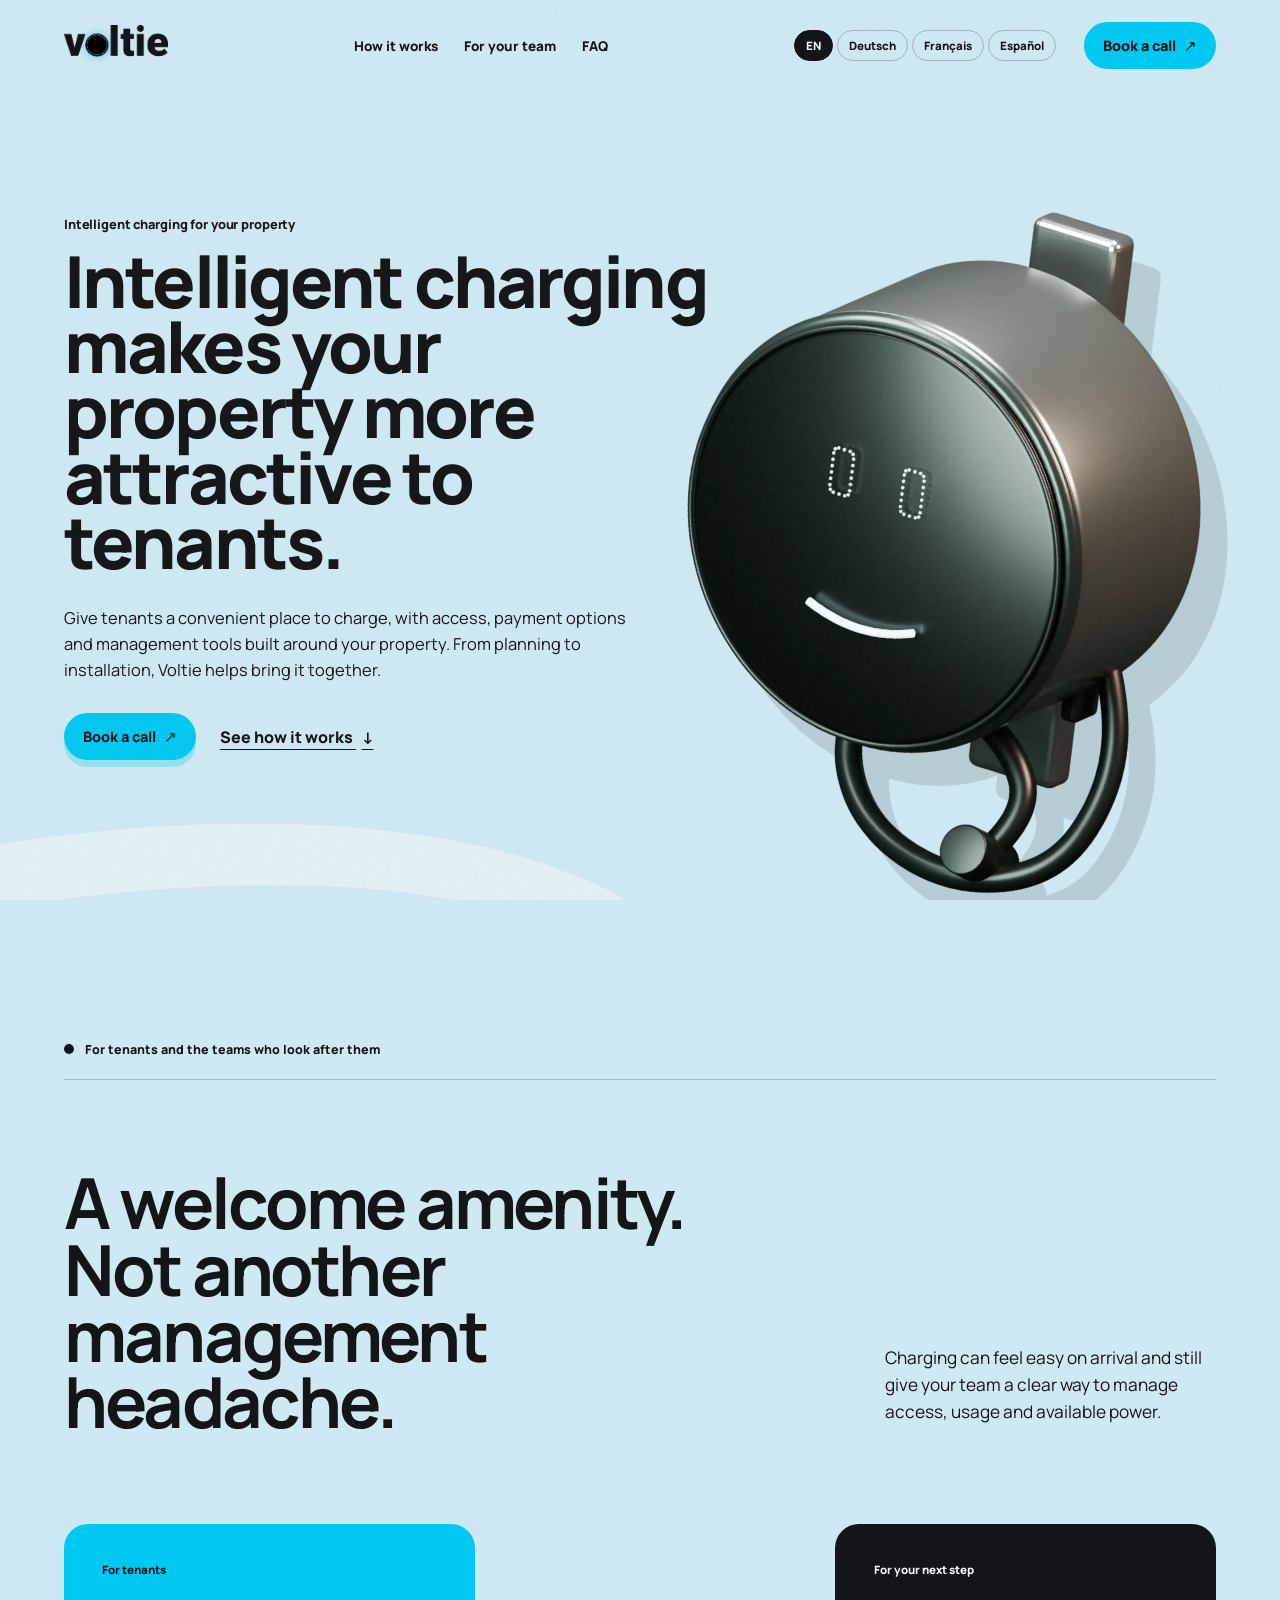
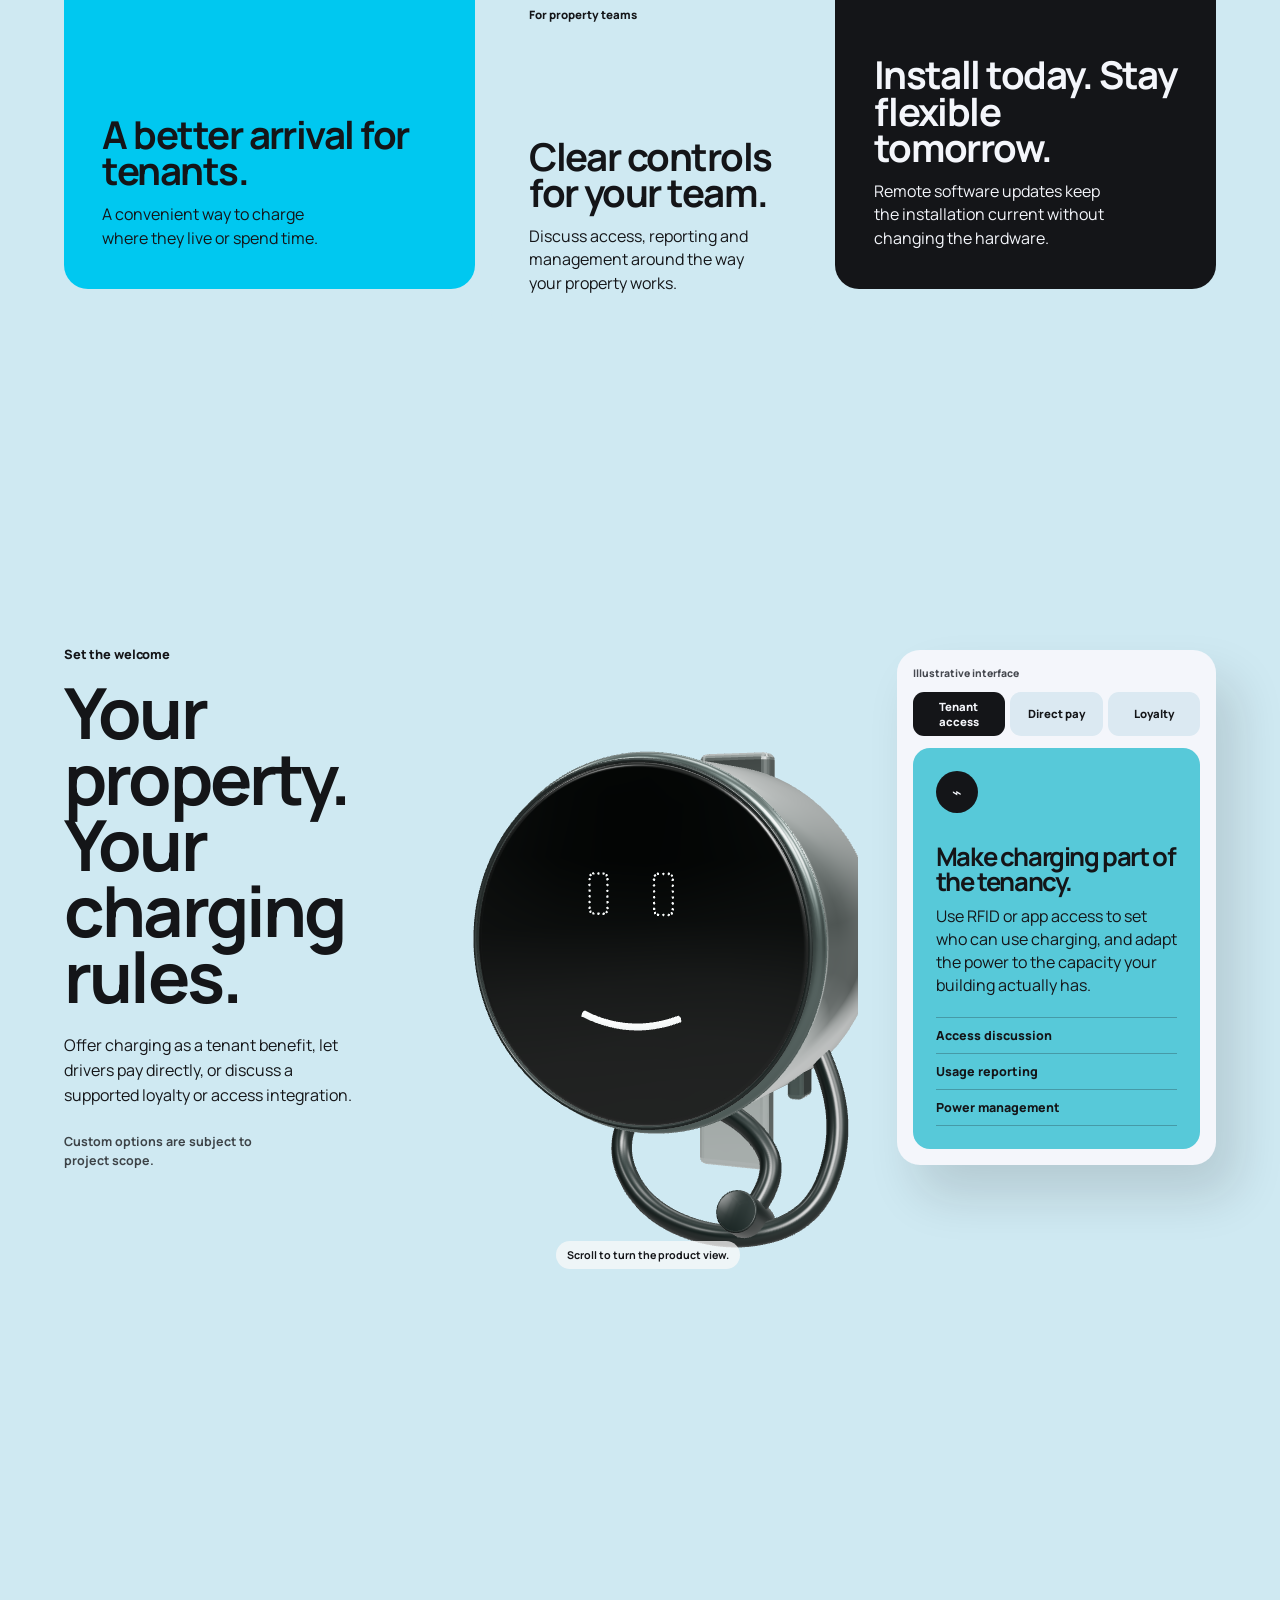
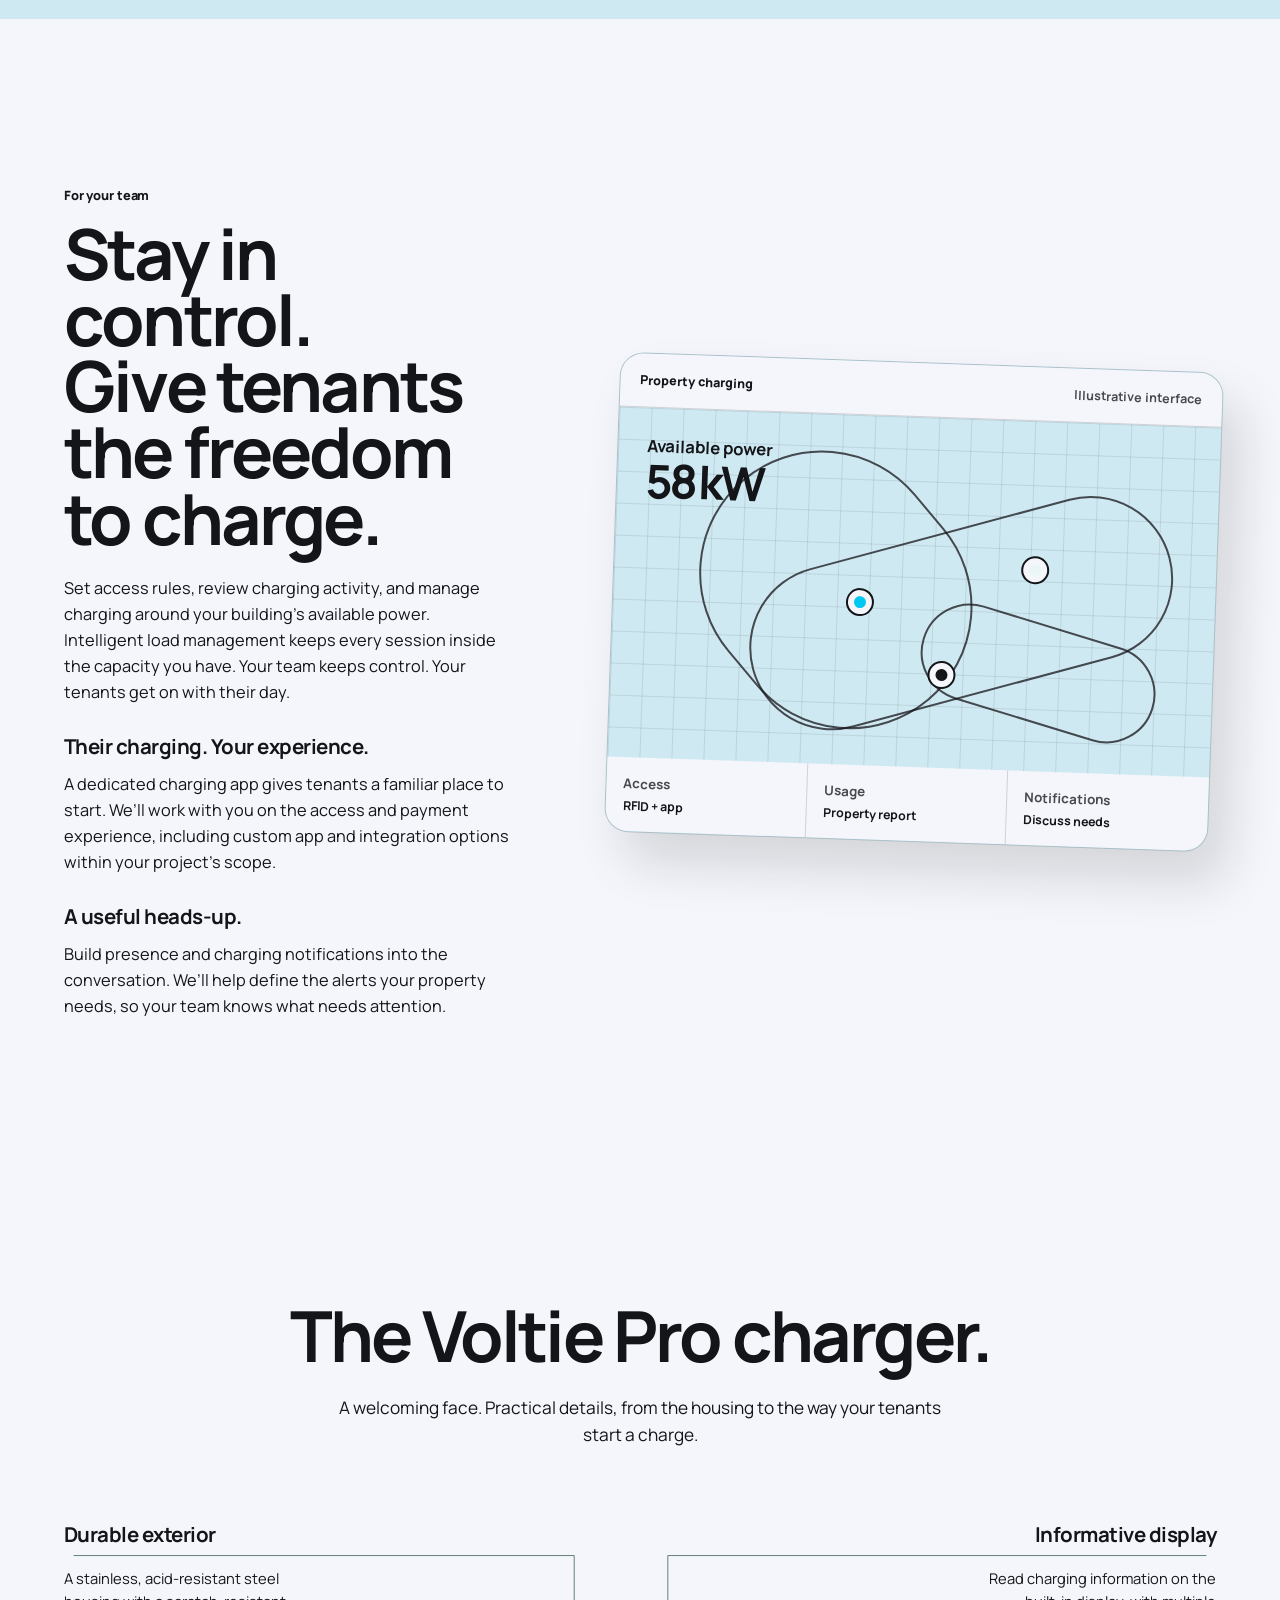
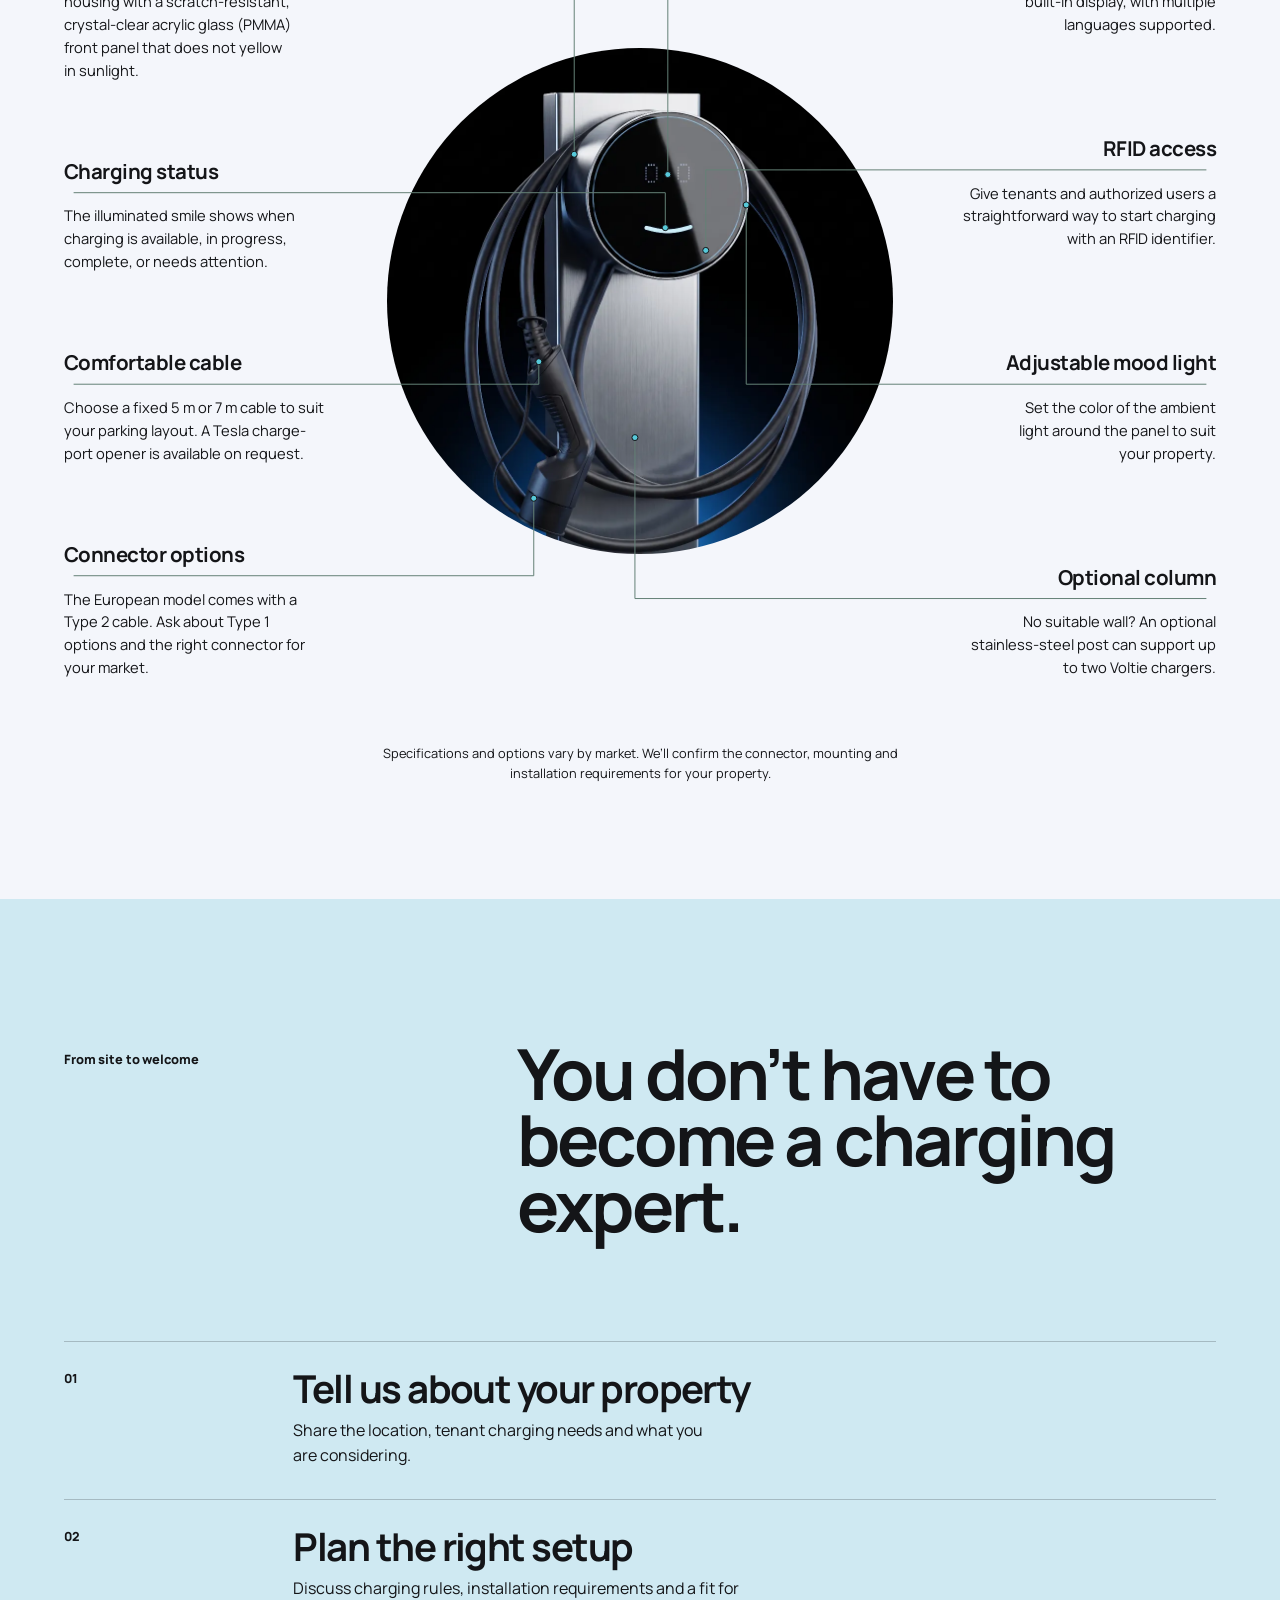
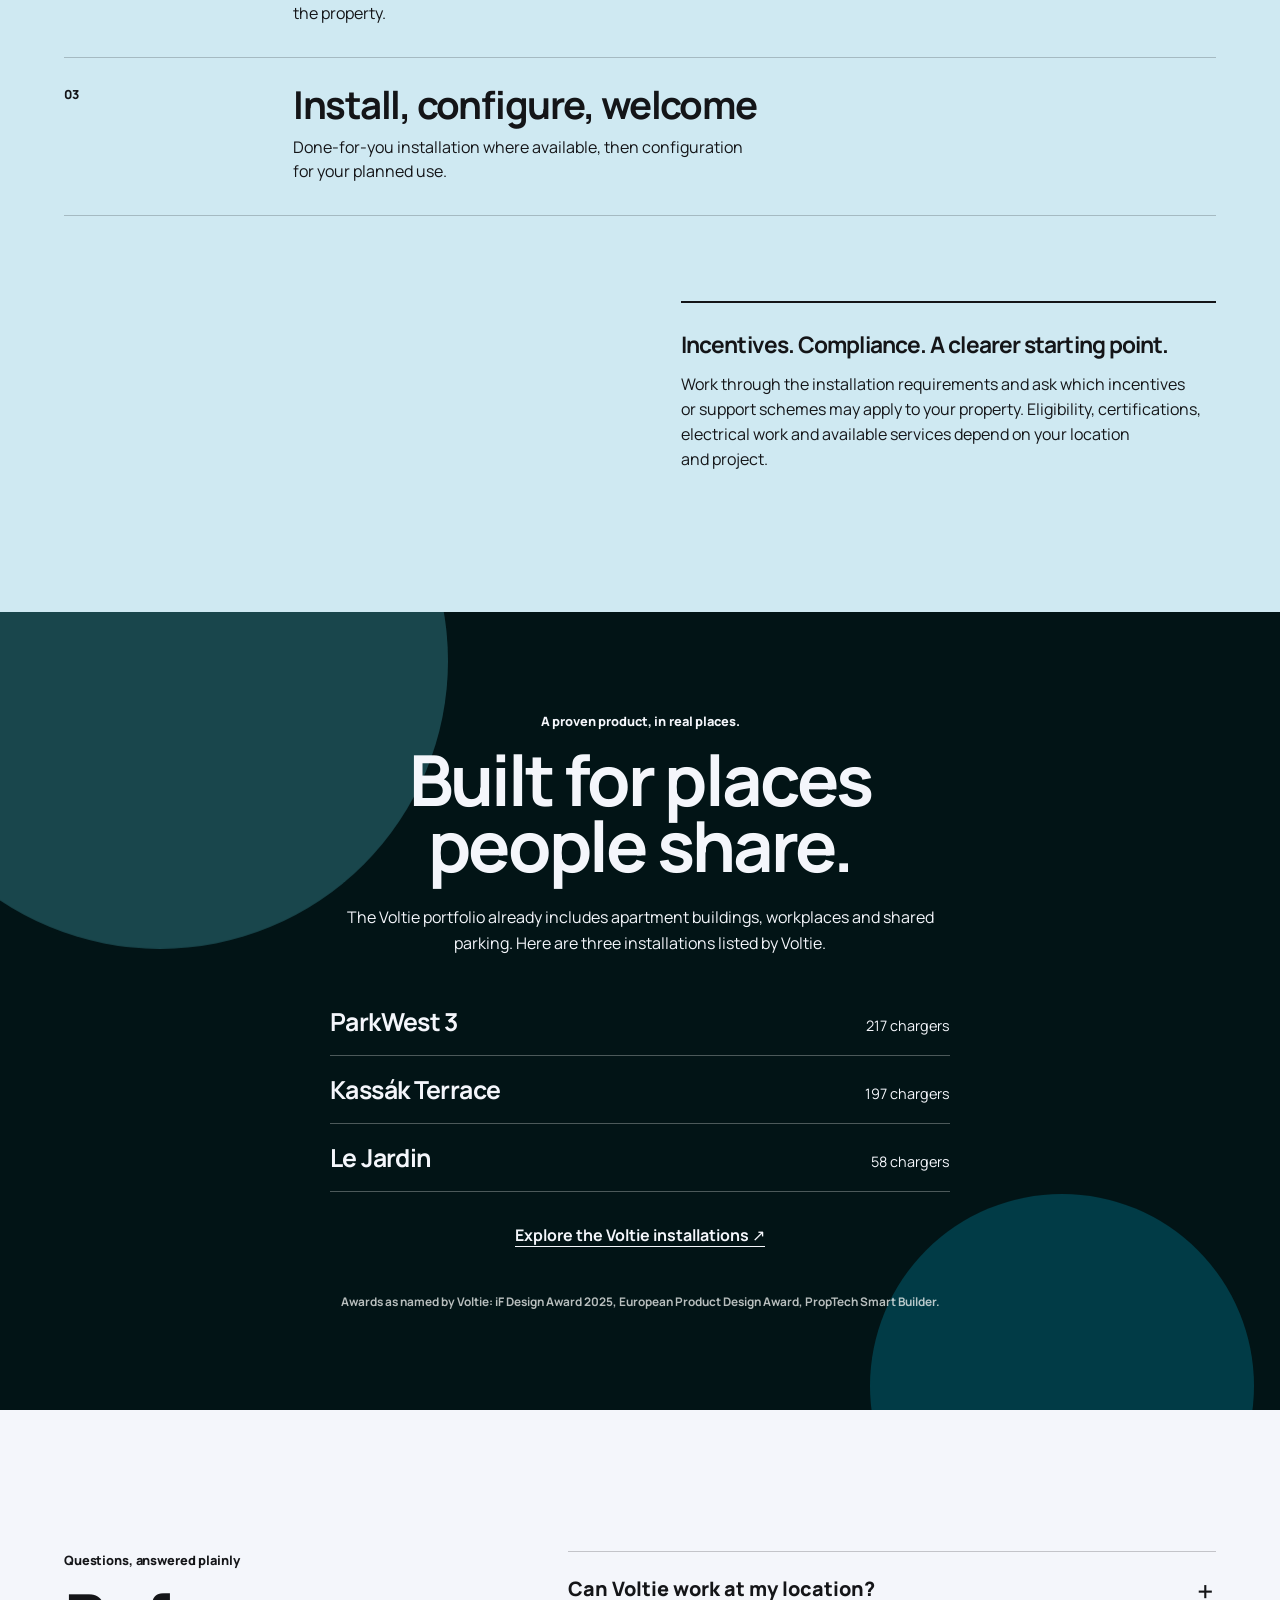
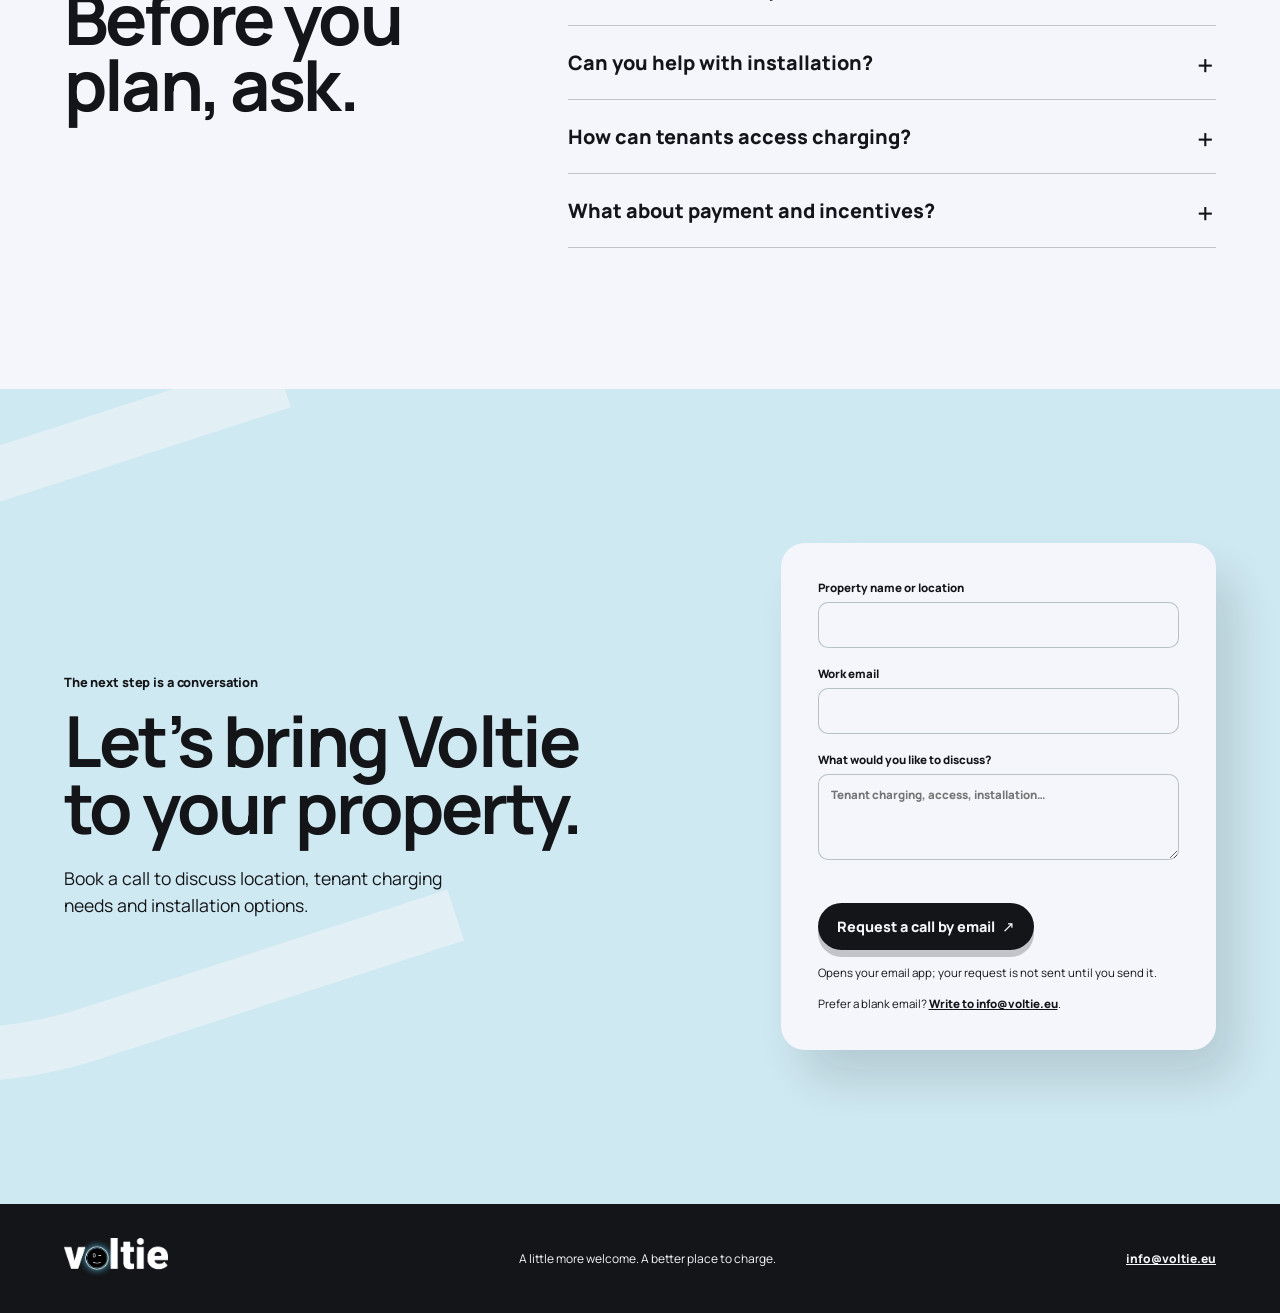
<file: index.html>
<!doctype html>
<html lang="en" data-theme="voltie">
  <head>
    <meta charset="UTF-8" />
    <meta name="viewport" content="width=device-width, initial-scale=1.0" />
    <meta name="theme-color" content="#141518" />
    <meta name="description" content="Voltie gives property teams intelligent EV charging: load management that respects the power you have, remote software updates, and a charger tenants are glad to use." />
    <title>Voltie — Intelligent EV charging for your property</title>
    <meta name="robots" content="noindex, nofollow" />
    <link rel="icon" href="./assets/voltie-favicon.png" type="image/png" />
    <link rel="preload" href="./fonts/manrope-variable.ttf" as="font" type="font/ttf" crossorigin />
    <script type="module" crossorigin src="./assets/main-CqvcAUKP.js"></script>
    <link rel="stylesheet" crossorigin href="./assets/main-XNggwgts.css">
  </head>
  <body>
    <a class="skip-link" href="#main">Skip to content</a>
    <div class="floods" aria-hidden="true"><div class="flood flood-mint"></div><div class="flood flood-coral"></div><div class="flood flood-yellow"></div><div class="flood flood-white"></div><div class="flood flood-forest"></div></div>
    <header class="site-header">
      <a class="logo" href="#top" aria-label="Voltie home"><img class="wordmark" src="./assets/voltie-wordmark-ink.png" alt="Voltie" width="1049" height="384" /></a>
      <nav class="desktop-nav" aria-label="Primary navigation"><a href="#how-it-works">How it works</a><a href="#control">For your team</a><a href="#faq">FAQ</a></nav>
      <nav class="lang-switch" aria-label="Language"><a href="./voltie/" hreflang="en" lang="en" data-locale="en" aria-current="page">EN</a><a href="./de/" hreflang="de" lang="de" data-locale="de">Deutsch</a><a href="./fr/" hreflang="fr" lang="fr" data-locale="fr">Français</a><a href="./es/" hreflang="es" lang="es" data-locale="es">Español</a></nav>
      <a class="nav-cta" href="#book-a-call">Book a call <span aria-hidden="true">↗</span></a>
      <details class="mobile-nav"><summary aria-label="Open navigation"><span></span><span></span></summary><nav aria-label="Mobile navigation"><a href="#how-it-works">How it works</a><a href="#control">For your team</a><a href="#faq">FAQ</a><a href="#book-a-call">Book a call</a><nav class="lang-switch lang-switch--menu" aria-label="Choose language"><a href="./voltie/" hreflang="en" lang="en" data-locale="en" aria-current="page">EN</a><a href="./de/" hreflang="de" lang="de" data-locale="de">Deutsch</a><a href="./fr/" hreflang="fr" lang="fr" data-locale="fr">Français</a><a href="./es/" hreflang="es" lang="es" data-locale="es">Español</a></nav></nav></details>
    </header>

    <main id="main">
      <section class="hero scene-mint" id="top" data-flood="mint">
        <div class="hero-copy">
          <p class="eyebrow">Intelligent charging for your property</p>
          <h1>Intelligent charging makes your property more attractive to tenants.</h1>
          <p class="hero-deck">Give tenants a convenient place to charge, with access, payment options and management tools built around your property. From planning to installation, Voltie helps bring it together.</p>
          <div class="hero-actions"><a class="button button-ink" href="#book-a-call">Book a call <span aria-hidden="true">↗</span></a><a class="text-link" href="#how-it-works">See how it works <span aria-hidden="true">↓</span></a></div>
        </div>
        <div class="hero-product" data-pointer-product aria-label="Approximate 3D visualization of the circular Voltie Pro charger" role="img">
          <picture class="hero-poster" aria-hidden="true"><source srcset="./assets/charger-poster.webp" type="image/webp" /><img src="./assets/charger-poster.png" width="1100" height="1100" alt="" fetchpriority="high" /></picture>
          <p class="product-note">A warm welcome. Down to the last detail.</p>
        </div>
        <div class="hero-swoop" aria-hidden="true"></div>
      </section>

      <section class="welcome scene-coral" id="how-it-works" data-flood="coral">
        <div class="section-topline"><span class="dot"></span><p>For tenants and the teams who look after them</p></div>
        <div class="welcome-heading"><h2>A welcome amenity.<br />Not another management headache.</h2><p>Charging can feel easy on arrival and still give your team a clear way to manage access, usage and available power.</p></div>
        <div class="statements" data-reveal-group>
          <article class="statement statement-one"><span>For tenants</span><h3>A better arrival for tenants.</h3><p>A convenient way to charge where they live or spend time.</p></article>
          <article class="statement statement-two"><span>For property teams</span><h3>Clear controls for your team.</h3><p>Discuss access, reporting and management around the way your property works.</p></article>
          <article class="statement statement-three"><span>For your next step</span><h3>Install today. Stay flexible tomorrow.</h3><p>Remote software updates keep the installation current without changing the hardware.</p></article>
        </div>
      </section>

      <section class="product-stage scene-mint" id="charging-rules" data-flood="mint">
        <div class="product-stage-sticky">
          <div class="stage-copy"><p class="eyebrow">Set the welcome</p><h2>Your property.<br />Your charging rules.</h2><p>Offer charging as a tenant benefit, let drivers pay directly, or discuss a supported loyalty or access integration.</p><p class="scope-note">Custom options are subject to project scope.</p></div>
          <div class="model-stage" id="model-stage">
            <picture class="model-poster" id="model-poster"><source srcset="./assets/charger-poster.webp" type="image/webp" /><img src="./assets/charger-poster.png" alt="Approximate 3D visualization of the circular Voltie Pro charger" /></picture>
            <div class="charger-art charger-art--stage" id="css-stage-product" aria-hidden="true"><div class="charger-body"><div class="charger-face"><span class="eye left"></span><span class="eye right"></span><span class="smile"></span></div></div><div class="charger-cable"></div></div>
            <canvas id="charger-canvas" aria-label="Interactive 3D approximation of the Voltie Pro charger"></canvas>
            <span class="model-status" id="model-status" aria-live="polite">Product view is illustrative.</span>
          </div>
          <div class="access-demo" aria-label="Illustrative access and payment demo">
            <p class="demo-label">Illustrative interface</p>
            <div class="demo-tabs" role="group" aria-label="Charging setup choice"><button type="button" class="demo-tab is-active" aria-pressed="true" data-demo="tenant">Tenant access</button><button type="button" class="demo-tab" aria-pressed="false" data-demo="pay">Direct pay</button><button type="button" class="demo-tab" aria-pressed="false" data-demo="loyalty">Loyalty</button></div>
            <div class="demo-screen" id="demo-screen"><div class="demo-icon" aria-hidden="true">⌁</div><h3>Make charging part of the tenancy.</h3><p>Use RFID or app access to set who can use charging, and adapt the power to the capacity your building actually has.</p><ul><li>Access discussion</li><li>Usage reporting</li><li>Power management</li></ul></div>
          </div>
        </div>
      </section>

      <section class="control scene-white" id="control" data-flood="white">
        <div class="control-copy"><p class="eyebrow">For your team</p><h2>Stay in control.<br />Give tenants the freedom to charge.</h2><p>Set access rules, review charging activity, and manage charging around your building’s available power. Intelligent load management keeps every session inside the capacity you have. Your team keeps control. Your tenants get on with their day.</p><h3 class="feature-heading">Their charging. Your experience.</h3><p>A dedicated charging app gives tenants a familiar place to start. We’ll work with you on the access and payment experience, including custom app and integration options within your project’s scope.</p><h3 class="feature-heading">A useful heads-up.</h3><p>Build presence and charging notifications into the conversation. We’ll help define the alerts your property needs, so your team knows what needs attention.</p></div>
        <div class="concept-ui" aria-label="Illustrative property management interface"><div class="concept-head"><span>Property charging</span><b>Illustrative interface</b></div><div class="concept-map"><span class="map-line a"></span><span class="map-line b"></span><span class="map-line c"></span><i class="map-dot one"></i><i class="map-dot two"></i><i class="map-dot three"></i><strong>Available power<br /><em>58 kW</em></strong></div><div class="concept-footer"><div><small>Access</small><b>RFID + app</b></div><div><small>Usage</small><b>Property report</b></div><div><small>Notifications</small><b>Discuss needs</b></div></div></div>
      </section>

      <section class="hardware scene-white" id="voltie-charger" data-flood="white" aria-labelledby="hardware-title">
        <header class="hardware-header"><h2 id="hardware-title">The Voltie Pro charger.</h2><p>A welcoming face. Practical details, from the housing to the way your tenants start a charge.</p></header>
        <div class="hardware-diagram">
          <figure class="hardware-visual"><img src="./assets/voltie-charger-details.webp" width="1024" height="1024" loading="lazy" decoding="async" alt="Voltie Pro circular charger with its illuminated smile, coiled cable and stainless-steel mounting column" /></figure>
          <svg class="hardware-leaders" aria-hidden="true" focusable="false"></svg>
          <div class="hardware-column hardware-left">
            <article class="hardware-callout" data-pin=".37,.21"><h3>Durable exterior</h3><p>A stainless, acid-resistant steel housing with a scratch-resistant, crystal-clear acrylic glass (PMMA) front panel that does not yellow in sunlight.</p></article>
            <article class="hardware-callout" data-pin=".55,.355"><h3>Charging status</h3><p>The illuminated smile shows when charging is available, in progress, complete, or needs attention.</p></article>
            <article class="hardware-callout" data-pin=".30,.62"><h3>Comfortable cable</h3><p>Choose a fixed 5 m or 7 m cable to suit your parking layout. A Tesla charge-port opener is available on request.</p></article>
            <article class="hardware-callout" data-pin=".29,.89"><h3>Connector options</h3><p>The European model comes with a Type 2 cable. Ask about Type 1 options and the right connector for your market.</p></article>
          </div>
          <div class="hardware-column hardware-right">
            <article class="hardware-callout" data-pin=".555,.25"><h3>Informative display</h3><p>Read charging information on the built-in display, with multiple languages supported.</p></article>
            <article class="hardware-callout" data-pin=".63,.40"><h3>RFID access</h3><p>Give tenants and authorized users a straightforward way to start charging with an RFID identifier.</p></article>
            <article class="hardware-callout" data-pin=".71,.31"><h3>Adjustable mood light</h3><p>Set the color of the ambient light around the panel to suit your property.</p></article>
            <article class="hardware-callout" data-pin=".49,.77"><h3>Optional column</h3><p>No suitable wall? An optional stainless-steel post can support up to two Voltie chargers.</p></article>
          </div>
        </div>
        <p class="hardware-note">Specifications and options vary by market. We’ll confirm the connector, mounting and installation requirements for your property.</p>
      </section>

      <section class="process scene-yellow" data-flood="yellow">
        <div class="process-intro"><p class="eyebrow">From site to welcome</p><h2>You don’t have to become a charging expert.</h2></div>
        <ol class="steps">
        <li><span>01</span><div><h3>Tell us about your property</h3><p>Share the location, tenant charging needs and what you are considering.</p></div></li>
        <li><span>02</span><div><h3>Plan the right setup</h3><p>Discuss charging rules, installation requirements and a fit for the property.</p></div></li>
        <li><span>03</span><div><h3>Install, configure, welcome</h3><p>Done-for-you installation where available, then configuration for your planned use.</p></div></li>
        </ol>
        <aside class="requirements"><h3>Incentives. Compliance. A clearer starting point.</h3><p>Work through the installation requirements and ask which incentives or support schemes may apply to your property. Eligibility, certifications, electrical work and available services depend on your location and project.</p></aside>
      </section>

      <section class="proof scene-forest" id="proof" data-flood="forest">
        <div class="proof-orb orb-one" aria-hidden="true"></div><div class="proof-orb orb-two" aria-hidden="true"></div>
        <p class="eyebrow">A proven product, in real places.</p><h2>Built for places<br />people share.</h2><p class="proof-copy">The Voltie portfolio already includes apartment buildings, workplaces and shared parking. Here are three installations listed by Voltie.</p><ul class="project-proof"><li><strong>ParkWest 3</strong><span>217 chargers</span></li><li><strong>Kassák Terrace</strong><span>197 chargers</span></li><li><strong>Le Jardin</strong><span>58 chargers</span></li></ul><a class="proof-link" href="https://www.voltie.eu/en/references" target="_blank" rel="noopener noreferrer">Explore the Voltie installations <span aria-hidden="true">↗</span></a><p class="award-note">Awards as named by Voltie: iF Design Award 2025, European Product Design Award, PropTech Smart Builder.</p>
      </section>

      <section class="faq scene-white" id="faq" data-flood="white"><div class="faq-head"><p class="eyebrow">Questions, answered plainly</p><h2>Before you plan, ask.</h2></div><div class="faq-list"><details><summary>Can Voltie work at my location?</summary><p>Availability, installation scope and local requirements vary. Share your property details and ask what is possible in your location.</p></details><details><summary>Can you help with installation?</summary><p>Voltie can help plan installation and offer done-for-you installation where available. The exact electrical work and services depend on the project location and scope.</p></details><details><summary>How can tenants access charging?</summary><p>Discuss RFID and app access for tenant charging. The right setup depends on how you want access to work at the property.</p></details><details><summary>What about payment and incentives?</summary><p>Drivers may be able to pay directly depending on the project setup. Ask about payment options, local incentives and requirements; no eligibility or incentive outcome is guaranteed.</p></details></div></section>

      <section class="door scene-coral" id="book-a-call" data-flood="coral"><div class="door-copy"><p class="eyebrow">The next step is a conversation</p><h2>Let’s bring Voltie to your property.</h2><p>Book a call to discuss location, tenant charging needs and installation options.</p><div class="door-arc" aria-hidden="true"></div></div><form class="call-form" id="call-form" novalidate><label>Property name or location<input name="property" autocomplete="organization" required /></label><label>Work email<input name="email" type="email" autocomplete="email" required /></label><label>What would you like to discuss?<textarea name="message" rows="4" placeholder="Tenant charging, access, installation…" required></textarea></label><p class="form-error" id="form-error" role="alert"></p><button class="button button-ink" type="submit">Request a call by email <span aria-hidden="true">↗</span></button><p class="form-note">Opens your email app; your request is not sent until you send it.</p><p class="form-fallback">Prefer a blank email? <a href="mailto:info@voltie.eu?subject=Voltie%20property%20charging%20request%20%E2%80%94%20">Write to info@voltie.eu</a>.</p></form></section>
    </main>
    <footer><a class="logo" href="#top" aria-label="Voltie back to top"><img class="wordmark" src="./assets/voltie-wordmark.png" alt="Voltie" width="1049" height="384" /></a><p>A little more welcome. A better place to charge.</p><a href="mailto:info@voltie.eu">info@voltie.eu</a></footer>
    <script type="application/json" id="volt-locale">{"demo":{"tabs":[{"id":"tenant","label":"Tenant access"},{"id":"pay","label":"Direct pay"},{"id":"loyalty","label":"Loyalty"}],"screens":{"tenant":{"title":"Make charging part of the tenancy.","copy":"Use RFID or app access to set who can use charging, and adapt the power to the capacity your building actually has.","items":["Access discussion","Usage reporting","Power management"],"icon":"⌁"},"pay":{"title":"Let drivers pay directly.","copy":"Discuss a direct-pay setup that fits the property and the planned charging experience.","items":["Direct-pay discussion","Access options","Project-scope setup"],"icon":"↗"},"loyalty":{"title":"Explore a loyalty or access connection.","copy":"Discuss supported loyalty or access integration options for the way your property works.","items":["Integration discussion","Tenant access","Scope confirmation"],"icon":"◎"}}},"form":{"error":"Add your property, a valid email and a short note before opening your email app.","subject":"Voltie property charging request — {property}","body":"Hello Voltie team,\n\nProperty: {property}\nEmail: {email}\n\nWhat I would like to discuss:\n{message}\n\nPlease contact me about a call."},"model":{"scroll":"Scroll to turn the product view.","product":"Product view","fallback":"Static product view shown while the 3D model is unavailable."}}</script>
  </body>
</html>
</file>
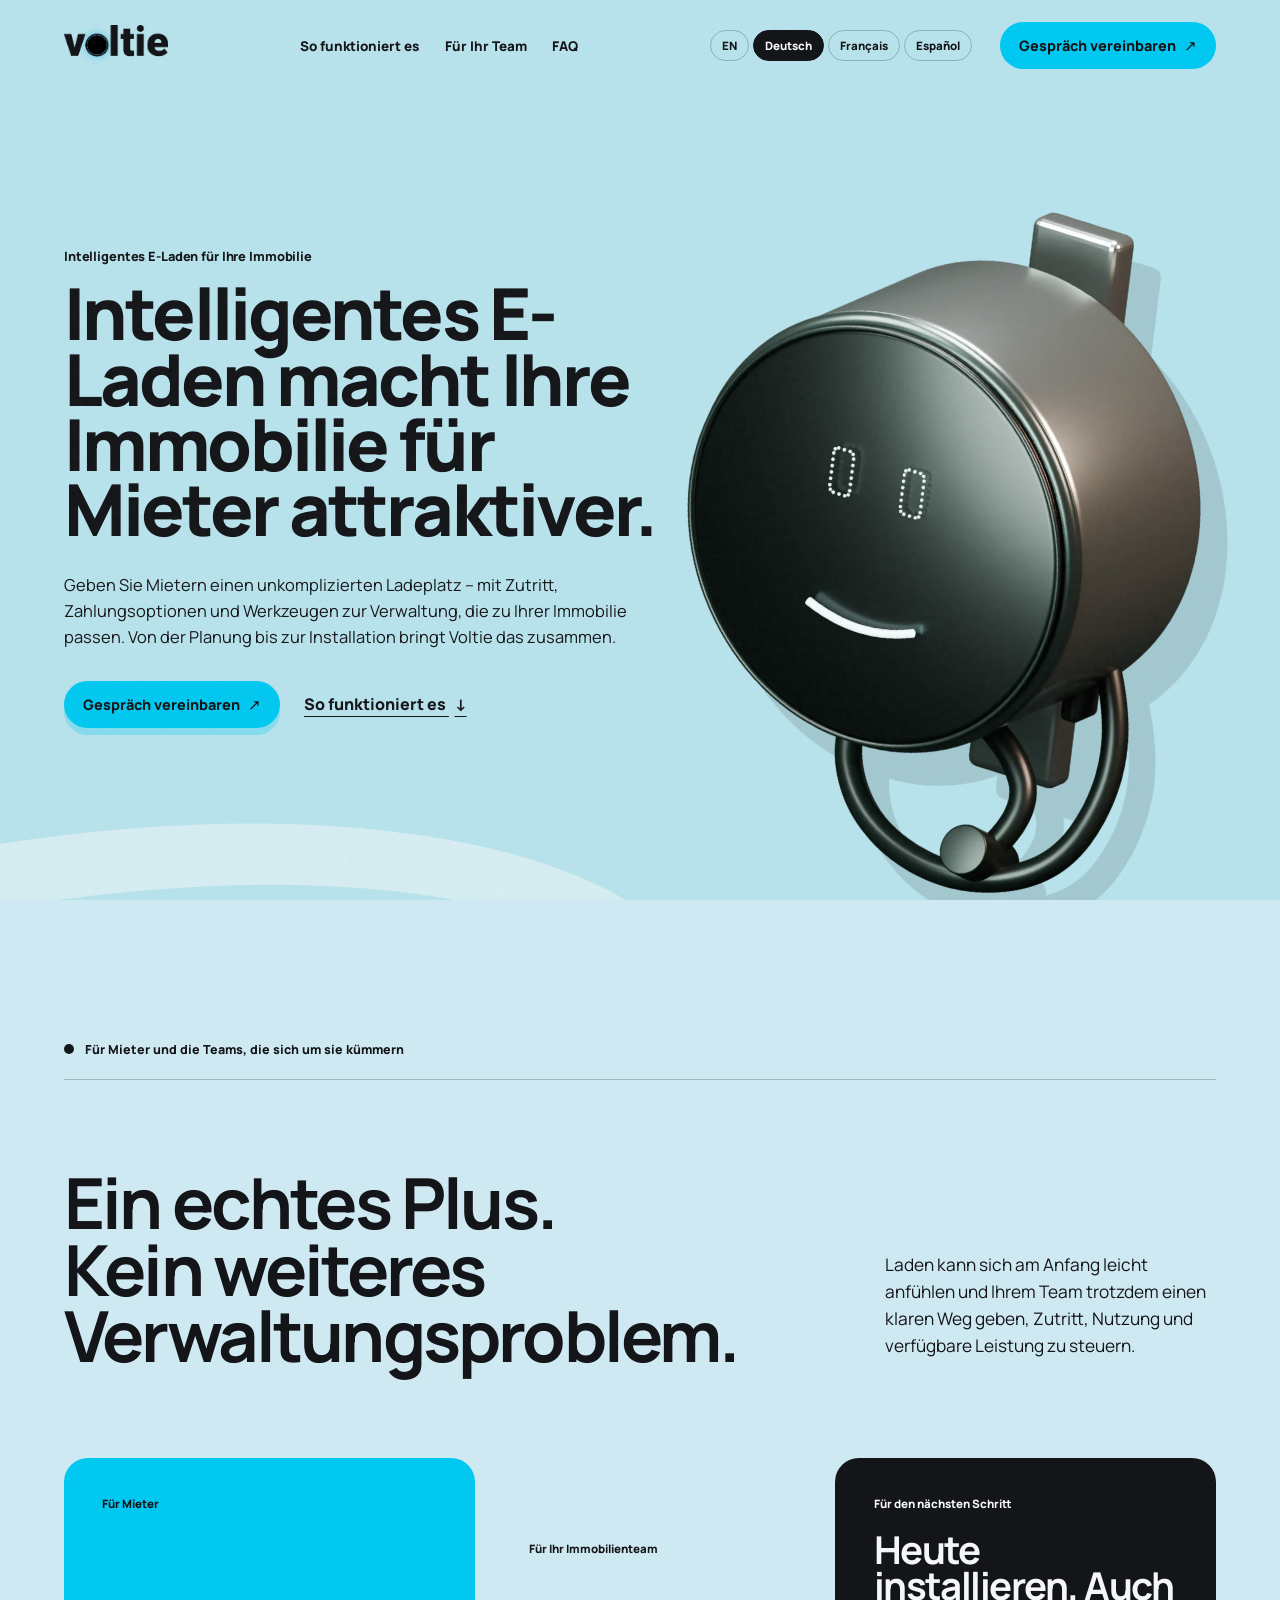
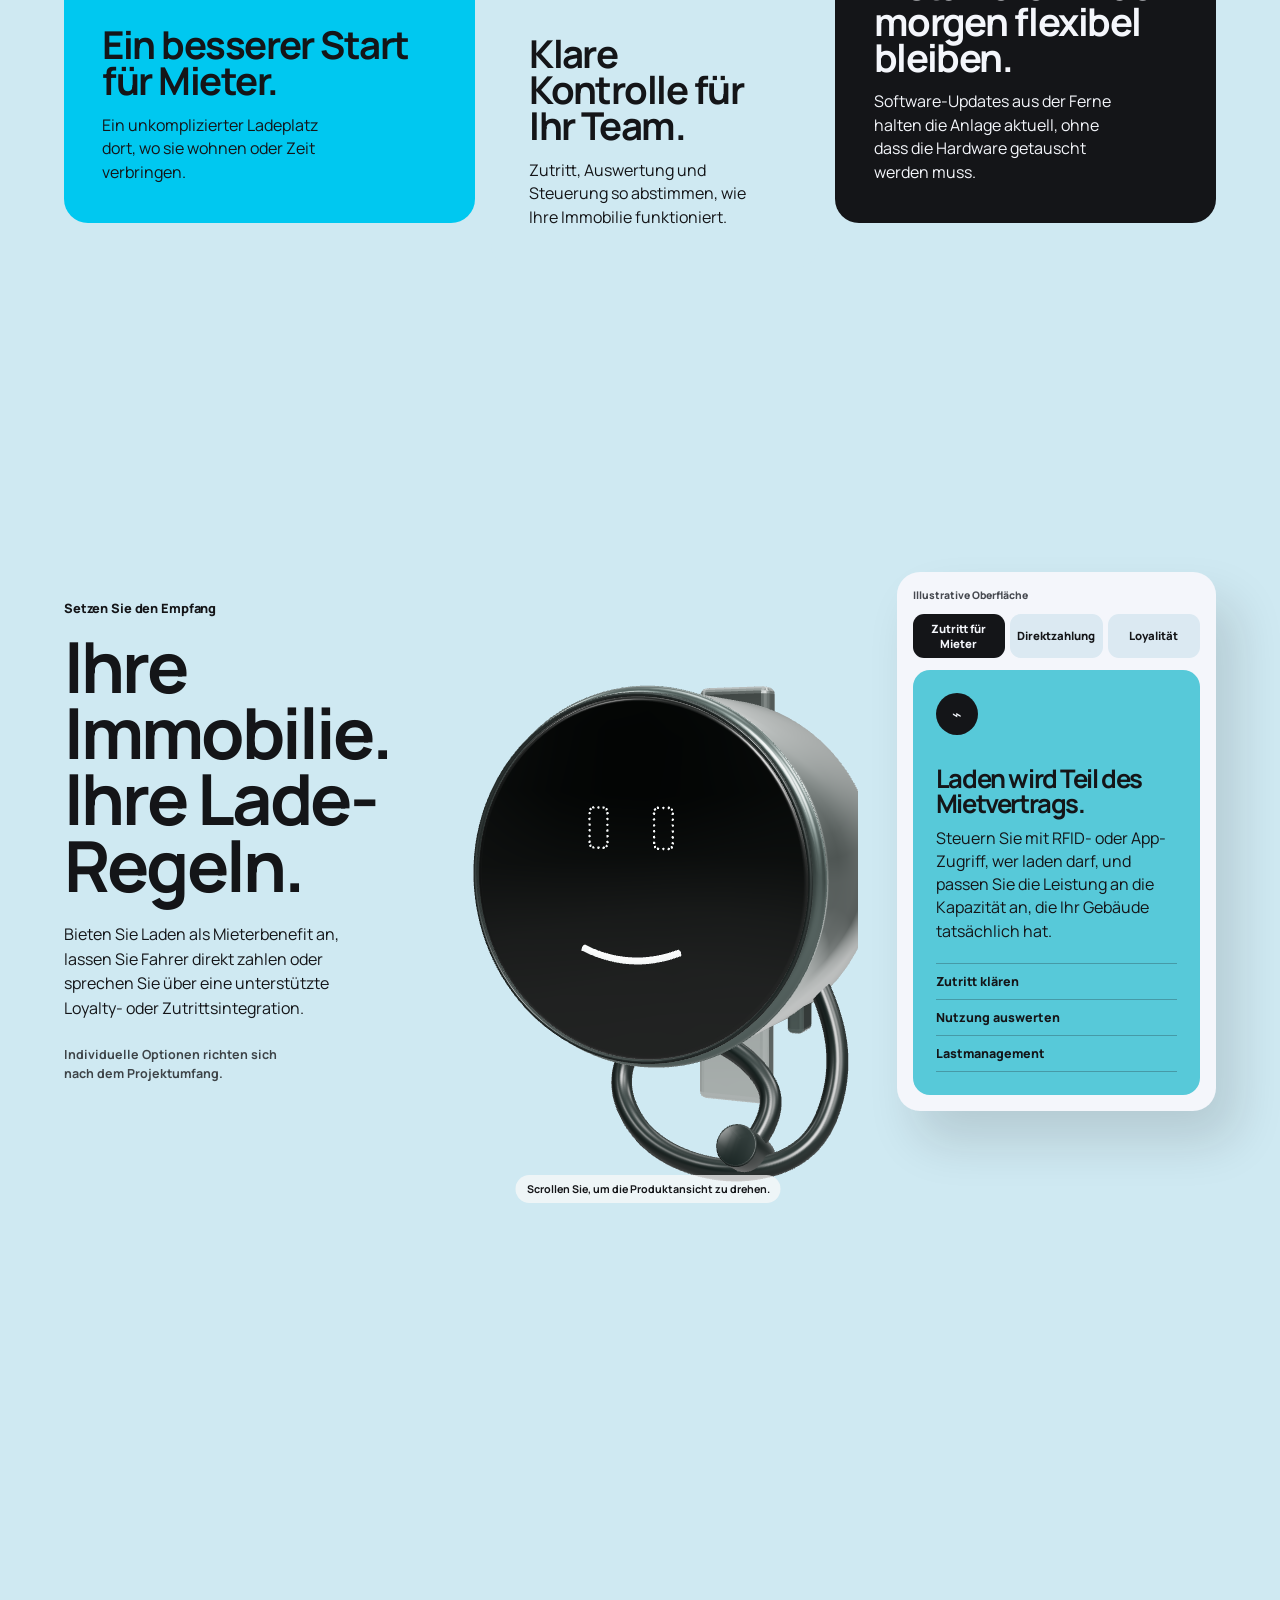
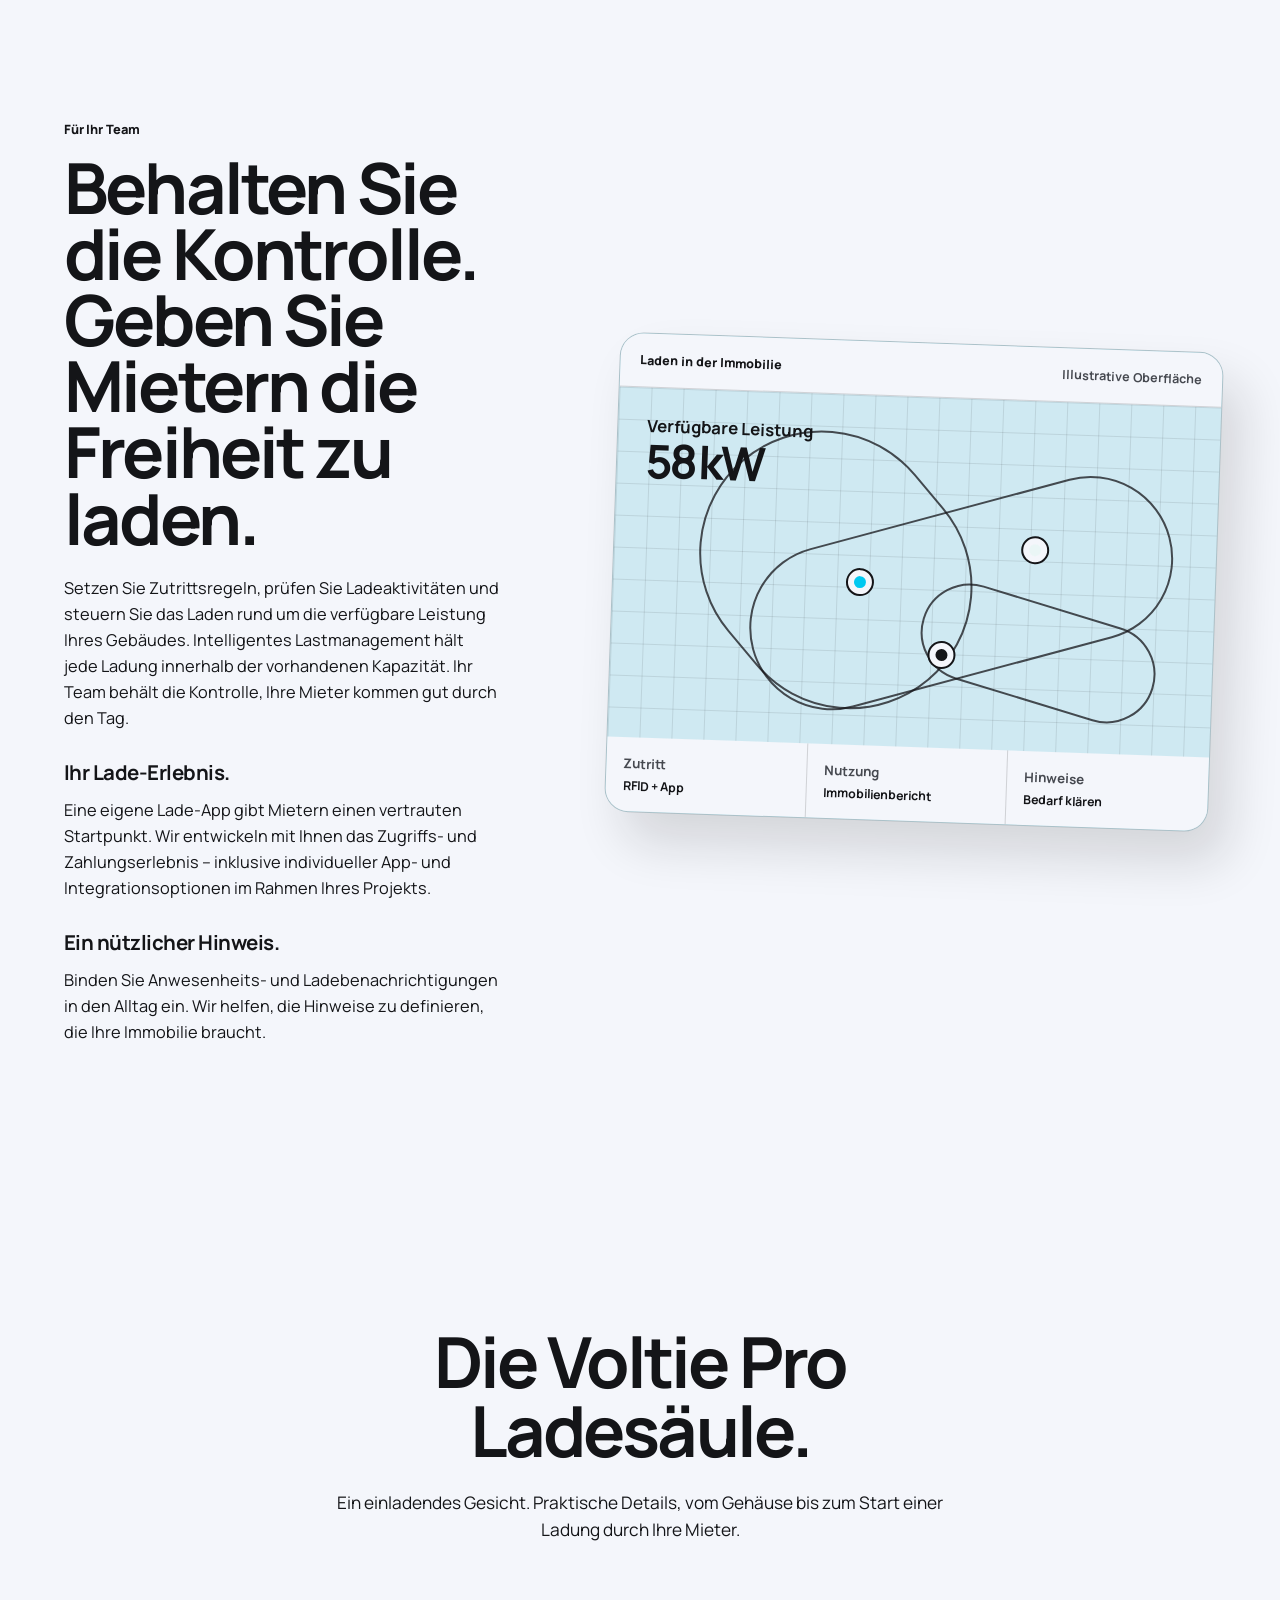
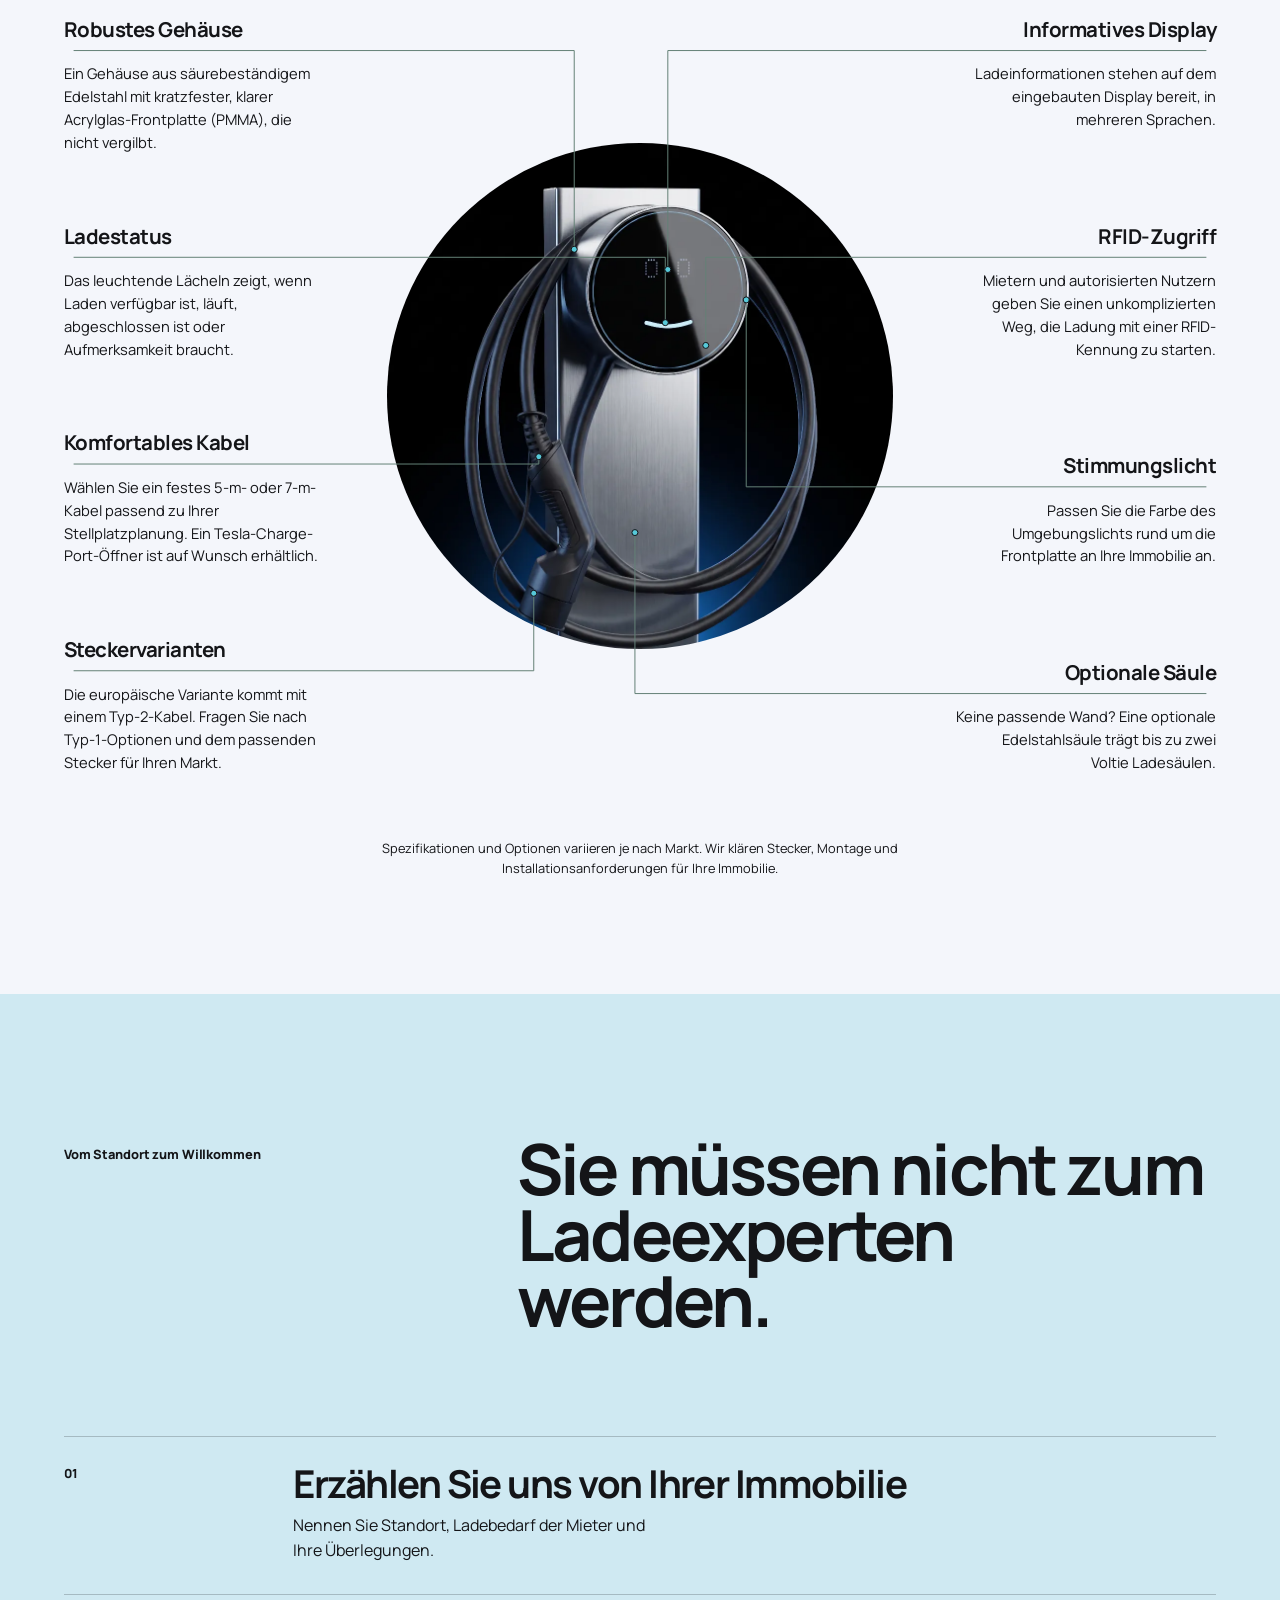
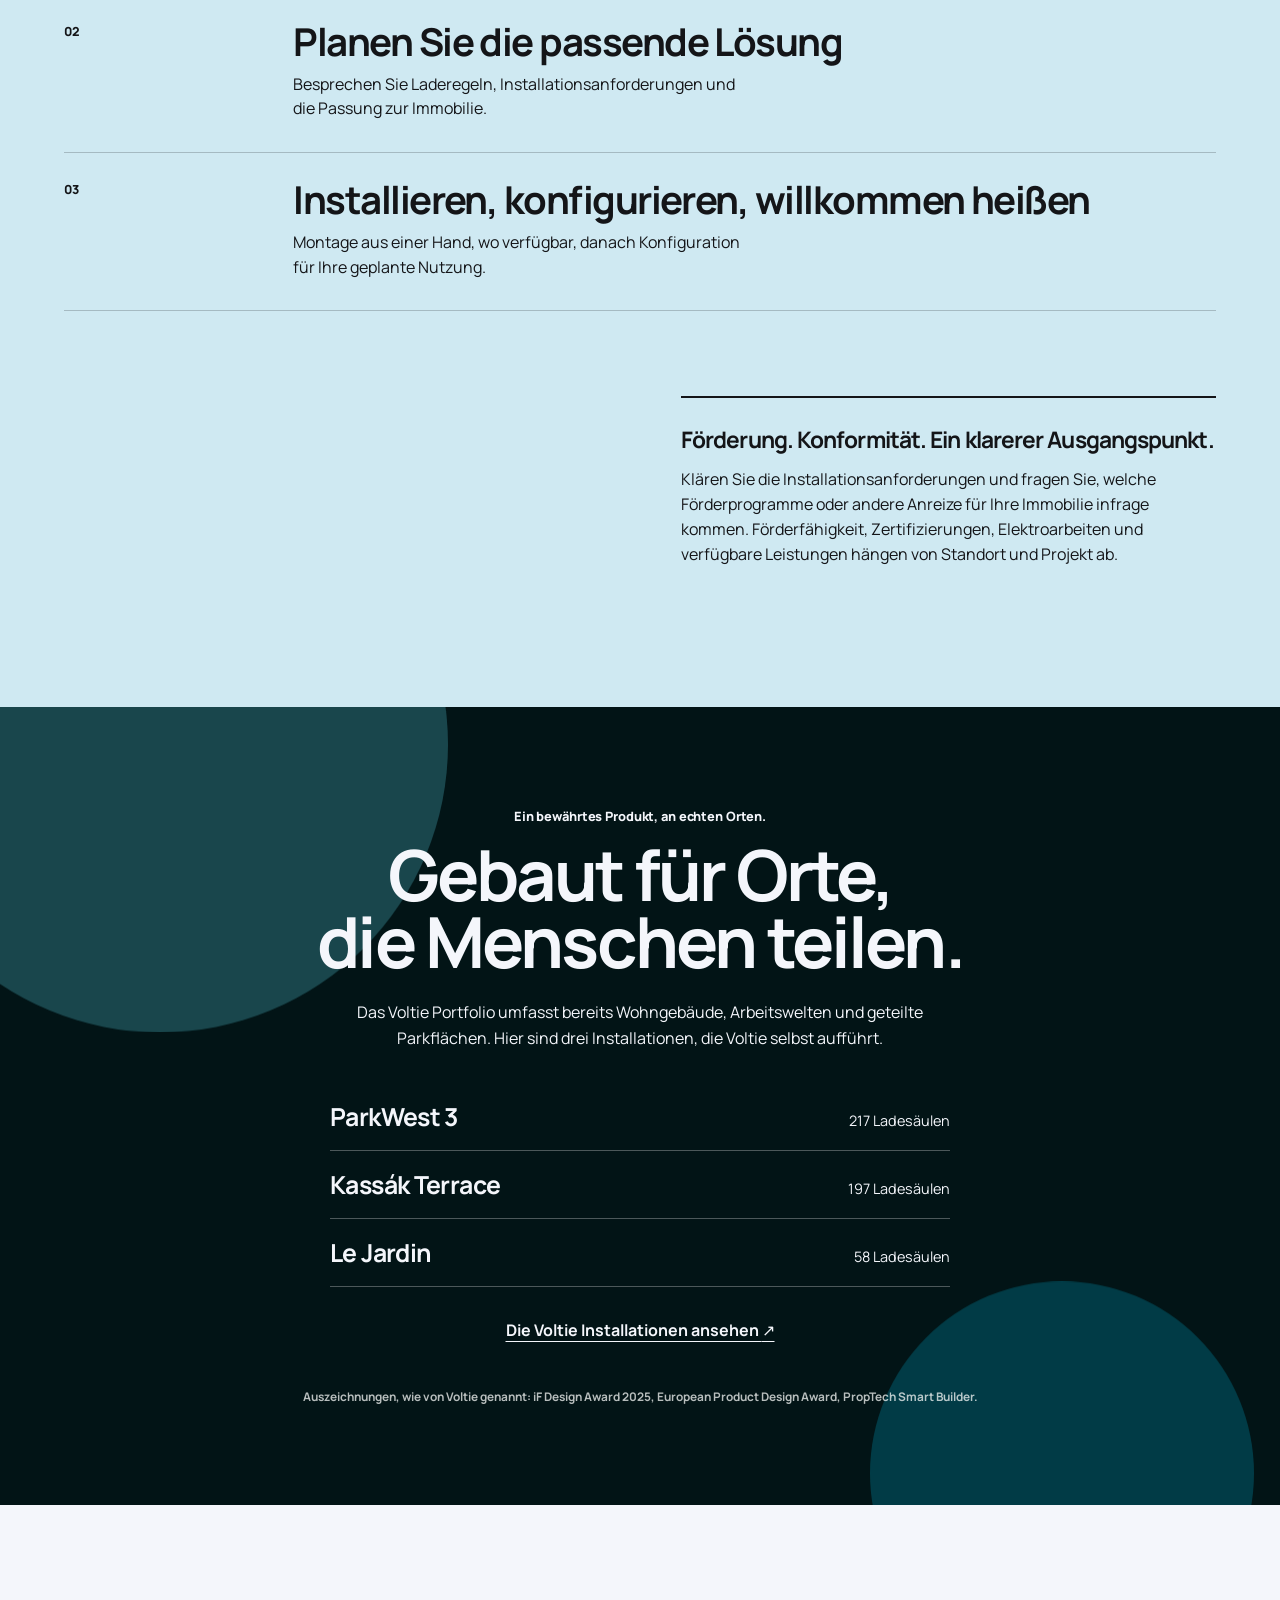
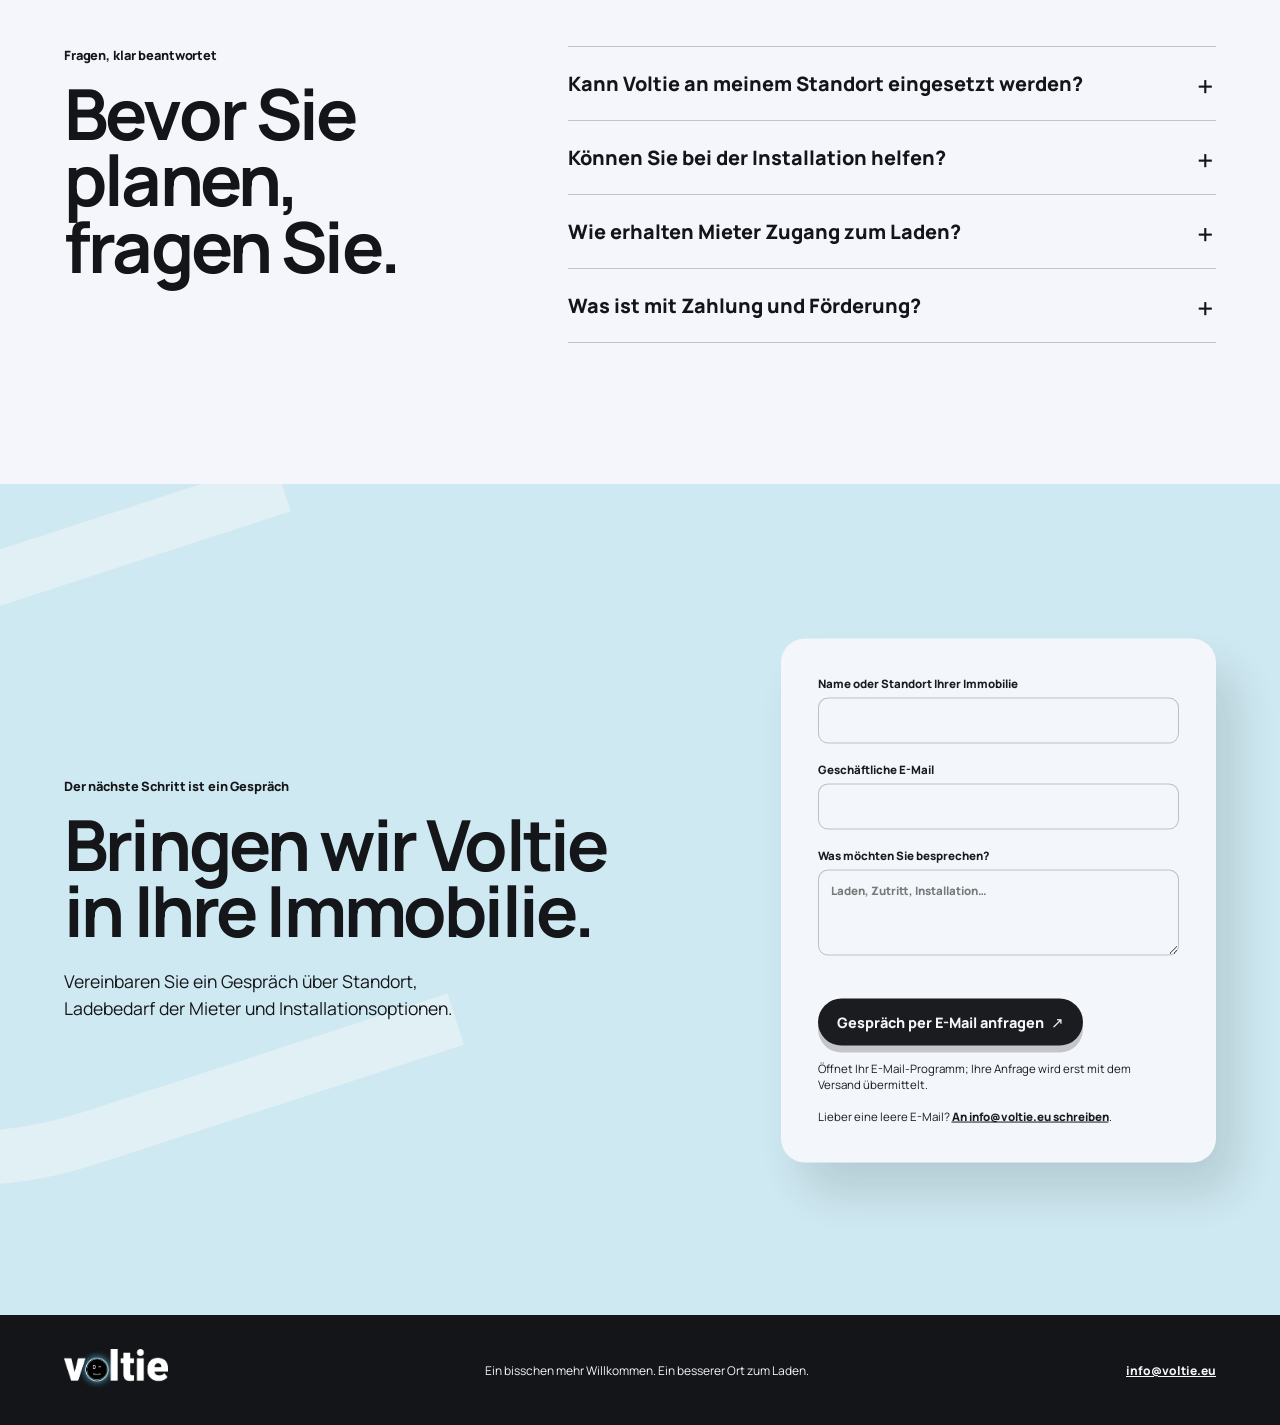
<file: de/index.html>
<!doctype html>
<html lang="de" data-theme="voltie">
  <head>
    <meta charset="UTF-8" />
    <meta name="viewport" content="width=device-width, initial-scale=1.0" />
    <meta name="theme-color" content="#141518" />
    <meta name="description" content="Voltie bringt intelligentes E-Laden in Ihre Immobilie: Lastmanagement, das die vorhandene Leistung berücksichtigt, Software-Updates aus der Ferne und eine Ladesäule, die Mieter gern nutzen." />
    <title>Voltie — Intelligentes E-Laden für Ihre Immobilie</title>
    <meta name="robots" content="noindex, nofollow" />
    <link rel="icon" href="../assets/voltie-favicon.png" type="image/png" />
    <link rel="preload" href="../fonts/manrope-variable.ttf" as="font" type="font/ttf" crossorigin />
    <script type="module" crossorigin src="../assets/main-CqvcAUKP.js"></script>
    <link rel="stylesheet" crossorigin href="../assets/main-XNggwgts.css">
  </head>
  <body>
    <a class="skip-link" href="#main">Zum Inhalt springen</a>
    <div class="floods" aria-hidden="true"><div class="flood flood-mint"></div><div class="flood flood-coral"></div><div class="flood flood-yellow"></div><div class="flood flood-white"></div><div class="flood flood-forest"></div></div>
    <header class="site-header">
      <a class="logo" href="#top" aria-label="Voltie Startseite"><img class="wordmark" src="../assets/voltie-wordmark-ink.png" alt="Voltie" width="1049" height="384" /></a>
      <nav class="desktop-nav" aria-label="Hauptnavigation"><a href="#how-it-works">So funktioniert es</a><a href="#control">Für Ihr Team</a><a href="#faq">FAQ</a></nav>
      <nav class="lang-switch" aria-label="Sprache"><a href="../voltie/" hreflang="en" lang="en" data-locale="en">EN</a><a href="../de/" hreflang="de" lang="de" data-locale="de" aria-current="page">Deutsch</a><a href="../fr/" hreflang="fr" lang="fr" data-locale="fr">Français</a><a href="../es/" hreflang="es" lang="es" data-locale="es">Español</a></nav>
      <a class="nav-cta" href="#book-a-call">Gespräch vereinbaren <span aria-hidden="true">↗</span></a>
      <details class="mobile-nav"><summary aria-label="Navigation öffnen"><span></span><span></span></summary><nav aria-label="Mobile Navigation"><a href="#how-it-works">So funktioniert es</a><a href="#control">Für Ihr Team</a><a href="#faq">FAQ</a><a href="#book-a-call">Gespräch vereinbaren</a><nav class="lang-switch lang-switch--menu" aria-label="Sprache wählen"><a href="../voltie/" hreflang="en" lang="en" data-locale="en">EN</a><a href="../de/" hreflang="de" lang="de" data-locale="de" aria-current="page">Deutsch</a><a href="../fr/" hreflang="fr" lang="fr" data-locale="fr">Français</a><a href="../es/" hreflang="es" lang="es" data-locale="es">Español</a></nav></nav></details>
    </header>

    <main id="main">
      <section class="hero scene-mint" id="top" data-flood="mint">
        <div class="hero-copy">
          <p class="eyebrow">Intelligentes E-Laden für Ihre Immobilie</p>
          <h1>Intelligentes E-Laden macht Ihre Immobilie für Mieter attraktiver.</h1>
          <p class="hero-deck">Geben Sie Mietern einen unkomplizierten Ladeplatz – mit Zutritt, Zahlungsoptionen und Werkzeugen zur Verwaltung, die zu Ihrer Immobilie passen. Von der Planung bis zur Installation bringt Voltie das zusammen.</p>
          <div class="hero-actions"><a class="button button-ink" href="#book-a-call">Gespräch vereinbaren <span aria-hidden="true">↗</span></a><a class="text-link" href="#how-it-works">So funktioniert es <span aria-hidden="true">↓</span></a></div>
        </div>
        <div class="hero-product" data-pointer-product aria-label="Vereinfachte 3D-Darstellung der runden Voltie Pro Ladesäule" role="img">
          <picture class="hero-poster" aria-hidden="true"><source srcset="../assets/charger-poster.webp" type="image/webp" /><img src="../assets/charger-poster.png" width="1100" height="1100" alt="" fetchpriority="high" /></picture>
          <p class="product-note">Ein warmer Empfang. Bis ins letzte Detail.</p>
        </div>
        <div class="hero-swoop" aria-hidden="true"></div>
      </section>

      <section class="welcome scene-coral" id="how-it-works" data-flood="coral">
        <div class="section-topline"><span class="dot"></span><p>Für Mieter und die Teams, die sich um sie kümmern</p></div>
        <div class="welcome-heading"><h2>Ein echtes Plus.<br />Kein weiteres Verwaltungsproblem.</h2><p>Laden kann sich am Anfang leicht anfühlen und Ihrem Team trotzdem einen klaren Weg geben, Zutritt, Nutzung und verfügbare Leistung zu steuern.</p></div>
        <div class="statements" data-reveal-group>
          <article class="statement statement-one"><span>Für Mieter</span><h3>Ein besserer Start für Mieter.</h3><p>Ein unkomplizierter Ladeplatz dort, wo sie wohnen oder Zeit verbringen.</p></article>
          <article class="statement statement-two"><span>Für Ihr Immobilienteam</span><h3>Klare Kontrolle für Ihr Team.</h3><p>Zutritt, Auswertung und Steuerung so abstimmen, wie Ihre Immobilie funktioniert.</p></article>
          <article class="statement statement-three"><span>Für den nächsten Schritt</span><h3>Heute installieren. Auch morgen flexibel bleiben.</h3><p>Software-Updates aus der Ferne halten die Anlage aktuell, ohne dass die Hardware getauscht werden muss.</p></article>
        </div>
      </section>

      <section class="product-stage scene-mint" id="charging-rules" data-flood="mint">
        <div class="product-stage-sticky">
          <div class="stage-copy"><p class="eyebrow">Setzen Sie den Empfang</p><h2>Ihre Immobilie.<br />Ihre Lade-Regeln.</h2><p>Bieten Sie Laden als Mieterbenefit an, lassen Sie Fahrer direkt zahlen oder sprechen Sie über eine unterstützte Loyalty- oder Zutrittsintegration.</p><p class="scope-note">Individuelle Optionen richten sich nach dem Projektumfang.</p></div>
          <div class="model-stage" id="model-stage">
            <picture class="model-poster" id="model-poster"><source srcset="../assets/charger-poster.webp" type="image/webp" /><img src="../assets/charger-poster.png" alt="Vereinfachte 3D-Darstellung der runden Voltie Pro Ladesäule" /></picture>
            <div class="charger-art charger-art--stage" id="css-stage-product" aria-hidden="true"><div class="charger-body"><div class="charger-face"><span class="eye left"></span><span class="eye right"></span><span class="smile"></span></div></div><div class="charger-cable"></div></div>
            <canvas id="charger-canvas" aria-label="Interaktive 3D-Näherung der Voltie Pro Ladesäule"></canvas>
            <span class="model-status" id="model-status" aria-live="polite">Die Produktansicht ist vereinfacht.</span>
          </div>
          <div class="access-demo" aria-label="Illustrative Demonstration zu Zutritt und Zahlung">
            <p class="demo-label">Illustrative Oberfläche</p>
            <div class="demo-tabs" role="group" aria-label="Wahl der Ladeeinrichtung"><button type="button" class="demo-tab is-active" aria-pressed="true" data-demo="tenant">Zutritt für Mieter</button><button type="button" class="demo-tab" aria-pressed="false" data-demo="pay">Direktzahlung</button><button type="button" class="demo-tab" aria-pressed="false" data-demo="loyalty">Loyalität</button></div>
            <div class="demo-screen" id="demo-screen"><div class="demo-icon" aria-hidden="true">⌁</div><h3>Laden wird Teil des Mietvertrags.</h3><p>Steuern Sie mit RFID- oder App-Zugriff, wer laden darf, und passen Sie die Leistung an die Kapazität an, die Ihr Gebäude tatsächlich hat.</p><ul><li>Zutritt klären</li><li>Nutzung auswerten</li><li>Lastmanagement</li></ul></div>
          </div>
        </div>
      </section>

      <section class="control scene-white" id="control" data-flood="white">
        <div class="control-copy"><p class="eyebrow">Für Ihr Team</p><h2>Behalten Sie die Kontrolle.<br />Geben Sie Mietern die Freiheit zu laden.</h2><p>Setzen Sie Zutrittsregeln, prüfen Sie Ladeaktivitäten und steuern Sie das Laden rund um die verfügbare Leistung Ihres Gebäudes. Intelligentes Lastmanagement hält jede Ladung innerhalb der vorhandenen Kapazität. Ihr Team behält die Kontrolle, Ihre Mieter kommen gut durch den Tag.</p><h3 class="feature-heading">Ihr Lade-Erlebnis.</h3><p>Eine eigene Lade-App gibt Mietern einen vertrauten Startpunkt. Wir entwickeln mit Ihnen das Zugriffs- und Zahlungserlebnis – inklusive individueller App- und Integrationsoptionen im Rahmen Ihres Projekts.</p><h3 class="feature-heading">Ein nützlicher Hinweis.</h3><p>Binden Sie Anwesenheits- und Ladebenachrichtigungen in den Alltag ein. Wir helfen, die Hinweise zu definieren, die Ihre Immobilie braucht.</p></div>
        <div class="concept-ui" aria-label="Illustrative Oberfläche zur Immobilienverwaltung"><div class="concept-head"><span>Laden in der Immobilie</span><b>Illustrative Oberfläche</b></div><div class="concept-map"><span class="map-line a"></span><span class="map-line b"></span><span class="map-line c"></span><i class="map-dot one"></i><i class="map-dot two"></i><i class="map-dot three"></i><strong>Verfügbare Leistung<br /><em>58 kW</em></strong></div><div class="concept-footer"><div><small>Zutritt</small><b>RFID + App</b></div><div><small>Nutzung</small><b>Immobilienbericht</b></div><div><small>Hinweise</small><b>Bedarf klären</b></div></div></div>
      </section>

      <section class="hardware scene-white" id="voltie-charger" data-flood="white" aria-labelledby="hardware-title">
        <header class="hardware-header"><h2 id="hardware-title">Die Voltie Pro Ladesäule.</h2><p>Ein einladendes Gesicht. Praktische Details, vom Gehäuse bis zum Start einer Ladung durch Ihre Mieter.</p></header>
        <div class="hardware-diagram">
          <figure class="hardware-visual"><img src="../assets/voltie-charger-details.webp" width="1024" height="1024" loading="lazy" decoding="async" alt="Runde Voltie Pro Ladesäule mit leuchtendem Lächeln, aufgewickeltem Kabel und Edelstahl-Montagesäule" /></figure>
          <svg class="hardware-leaders" aria-hidden="true" focusable="false"></svg>
          <div class="hardware-column hardware-left">
            <article class="hardware-callout" data-pin=".37,.21"><h3>Robustes Gehäuse</h3><p>Ein Gehäuse aus säurebeständigem Edelstahl mit kratzfester, klarer Acrylglas-Frontplatte (PMMA), die nicht vergilbt.</p></article>
            <article class="hardware-callout" data-pin=".55,.355"><h3>Ladestatus</h3><p>Das leuchtende Lächeln zeigt, wenn Laden verfügbar ist, läuft, abgeschlossen ist oder Aufmerksamkeit braucht.</p></article>
            <article class="hardware-callout" data-pin=".30,.62"><h3>Komfortables Kabel</h3><p>Wählen Sie ein festes 5-m- oder 7-m-Kabel passend zu Ihrer Stellplatzplanung. Ein Tesla-Charge-Port-Öffner ist auf Wunsch erhältlich.</p></article>
            <article class="hardware-callout" data-pin=".29,.89"><h3>Steckervarianten</h3><p>Die europäische Variante kommt mit einem Typ-2-Kabel. Fragen Sie nach Typ-1-Optionen und dem passenden Stecker für Ihren Markt.</p></article>
          </div>
          <div class="hardware-column hardware-right">
            <article class="hardware-callout" data-pin=".555,.25"><h3>Informatives Display</h3><p>Ladeinformationen stehen auf dem eingebauten Display bereit, in mehreren Sprachen.</p></article>
            <article class="hardware-callout" data-pin=".63,.40"><h3>RFID-Zugriff</h3><p>Mietern und autorisierten Nutzern geben Sie einen unkomplizierten Weg, die Ladung mit einer RFID-Kennung zu starten.</p></article>
            <article class="hardware-callout" data-pin=".71,.31"><h3>Stimmungslicht</h3><p>Passen Sie die Farbe des Umgebungslichts rund um die Frontplatte an Ihre Immobilie an.</p></article>
            <article class="hardware-callout" data-pin=".49,.77"><h3>Optionale Säule</h3><p>Keine passende Wand? Eine optionale Edelstahlsäule trägt bis zu zwei Voltie Ladesäulen.</p></article>
          </div>
        </div>
        <p class="hardware-note">Spezifikationen und Optionen variieren je nach Markt. Wir klären Stecker, Montage und Installationsanforderungen für Ihre Immobilie.</p>
      </section>

      <section class="process scene-yellow" data-flood="yellow">
        <div class="process-intro"><p class="eyebrow">Vom Standort zum Willkommen</p><h2>Sie müssen nicht zum Ladeexperten werden.</h2></div>
        <ol class="steps">
        <li><span>01</span><div><h3>Erzählen Sie uns von Ihrer Immobilie</h3><p>Nennen Sie Standort, Ladebedarf der Mieter und Ihre Überlegungen.</p></div></li>
        <li><span>02</span><div><h3>Planen Sie die passende Lösung</h3><p>Besprechen Sie Laderegeln, Installationsanforderungen und die Passung zur Immobilie.</p></div></li>
        <li><span>03</span><div><h3>Installieren, konfigurieren, willkommen heißen</h3><p>Montage aus einer Hand, wo verfügbar, danach Konfiguration für Ihre geplante Nutzung.</p></div></li>
        </ol>
        <aside class="requirements"><h3>Förderung. Konformität. Ein klarerer Ausgangspunkt.</h3><p>Klären Sie die Installationsanforderungen und fragen Sie, welche Förderprogramme oder andere Anreize für Ihre Immobilie infrage kommen. Förderfähigkeit, Zertifizierungen, Elektroarbeiten und verfügbare Leistungen hängen von Standort und Projekt ab.</p></aside>
      </section>

      <section class="proof scene-forest" id="proof" data-flood="forest">
        <div class="proof-orb orb-one" aria-hidden="true"></div><div class="proof-orb orb-two" aria-hidden="true"></div>
        <p class="eyebrow">Ein bewährtes Produkt, an echten Orten.</p><h2>Gebaut für Orte,<br />die Menschen teilen.</h2><p class="proof-copy">Das Voltie Portfolio umfasst bereits Wohngebäude, Arbeitswelten und geteilte Parkflächen. Hier sind drei Installationen, die Voltie selbst aufführt.</p><ul class="project-proof"><li><strong>ParkWest 3</strong><span>217 Ladesäulen</span></li><li><strong>Kassák Terrace</strong><span>197 Ladesäulen</span></li><li><strong>Le Jardin</strong><span>58 Ladesäulen</span></li></ul><a class="proof-link" href="https://www.voltie.eu/en/references" target="_blank" rel="noopener noreferrer">Die Voltie Installationen ansehen <span aria-hidden="true">↗</span></a><p class="award-note">Auszeichnungen, wie von Voltie genannt: iF Design Award 2025, European Product Design Award, PropTech Smart Builder.</p>
      </section>

      <section class="faq scene-white" id="faq" data-flood="white"><div class="faq-head"><p class="eyebrow">Fragen, klar beantwortet</p><h2>Bevor Sie planen, fragen Sie.</h2></div><div class="faq-list"><details><summary>Kann Voltie an meinem Standort eingesetzt werden?</summary><p>Verfügbarkeit, Installationsumfang und örtliche Anforderungen unterscheiden sich. Teilen Sie uns Ihre Immobilie mit und fragen Sie, was an Ihrem Standort möglich ist.</p></details><details><summary>Können Sie bei der Installation helfen?</summary><p>Voltie unterstützt die Installationsplanung und bietet, wo verfügbar, Montage aus einer Hand an. Umfang der Elektroarbeiten und der Leistungen hängen von Projektort und -umfang ab.</p></details><details><summary>Wie erhalten Mieter Zugang zum Laden?</summary><p>Besprechen Sie RFID- und App-Zugriff für das Laden Ihrer Mieter. Die passende Lösung hängt davon ab, wie der Zutritt an der Immobilie funktionieren soll.</p></details><details><summary>Was ist mit Zahlung und Förderung?</summary><p>Fahrer können je nach Projektaufsetzung direkt zahlen. Fragen Sie nach Zahlungsoptionen, lokalen Förderprogrammen und Anforderungen; Förderfähigkeit oder Förderhöhe sind nicht garantiert.</p></details></div></section>

      <section class="door scene-coral" id="book-a-call" data-flood="coral"><div class="door-copy"><p class="eyebrow">Der nächste Schritt ist ein Gespräch</p><h2>Bringen wir Voltie in Ihre Immobilie.</h2><p>Vereinbaren Sie ein Gespräch über Standort, Ladebedarf der Mieter und Installationsoptionen.</p><div class="door-arc" aria-hidden="true"></div></div><form class="call-form" id="call-form" novalidate><label>Name oder Standort Ihrer Immobilie<input name="property" autocomplete="organization" required /></label><label>Geschäftliche E-Mail<input name="email" type="email" autocomplete="email" required /></label><label>Was möchten Sie besprechen?<textarea name="message" rows="4" placeholder="Laden, Zutritt, Installation…" required></textarea></label><p class="form-error" id="form-error" role="alert"></p><button class="button button-ink" type="submit">Gespräch per E-Mail anfragen <span aria-hidden="true">↗</span></button><p class="form-note">Öffnet Ihr E-Mail-Programm; Ihre Anfrage wird erst mit dem Versand übermittelt.</p><p class="form-fallback">Lieber eine leere E-Mail? <a href="mailto:info@voltie.eu?subject=Voltie%20Anfrage%20zur%20Ladeinfrastruktur%20%E2%80%93%20">An info@voltie.eu schreiben</a>.</p></form></section>
    </main>
    <footer><a class="logo" href="#top" aria-label="Voltie – nach oben"><img class="wordmark" src="../assets/voltie-wordmark.png" alt="Voltie" width="1049" height="384" /></a><p>Ein bisschen mehr Willkommen. Ein besserer Ort zum Laden.</p><a href="mailto:info@voltie.eu">info@voltie.eu</a></footer>
    <script type="application/json" id="volt-locale">{"demo":{"tabs":[{"id":"tenant","label":"Zutritt für Mieter"},{"id":"pay","label":"Direktzahlung"},{"id":"loyalty","label":"Loyalität"}],"screens":{"tenant":{"title":"Laden wird Teil des Mietvertrags.","copy":"Steuern Sie mit RFID- oder App-Zugriff, wer laden darf, und passen Sie die Leistung an die Kapazität an, die Ihr Gebäude tatsächlich hat.","items":["Zutritt klären","Nutzung auswerten","Lastmanagement"],"icon":"⌁"},"pay":{"title":"Fahrer zahlen direkt.","copy":"Besprechen Sie eine Direktzahlung, die zur Immobilie und zum geplanten Ladeerlebnis passt.","items":["Direktzahlung klären","Zutrittsoptionen","Projektumfang klären"],"icon":"↗"},"loyalty":{"title":"Loyalty- oder Zutrittsanbindung ansehen.","copy":"Besprechen Sie unterstützte Loyalty- oder Zutrittsintegrationen passend zur Arbeitsweise Ihrer Immobilie.","items":["Integration klären","Zutritt für Mieter","Umfang bestätigen"],"icon":"◎"}}},"form":{"error":"Bitte geben Sie Ihre Immobilie, eine gültige E-Mail-Adresse und eine kurze Nachricht an, bevor sich Ihr E-Mail-Programm öffnet.","subject":"Voltie Anfrage zur Ladeinfrastruktur – {property}","body":"Hallo Voltie-Team,\n\nImmobilie: {property}\nE-Mail: {email}\n\nWas ich besprechen möchte:\n{message}\n\nBitte melden Sie sich wegen eines Gesprächs."},"model":{"scroll":"Scrollen Sie, um die Produktansicht zu drehen.","product":"Produktansicht","fallback":"Statische Produktansicht, solange das 3D-Modell nicht verfügbar ist."}}</script>
  </body>
</html>
</file>
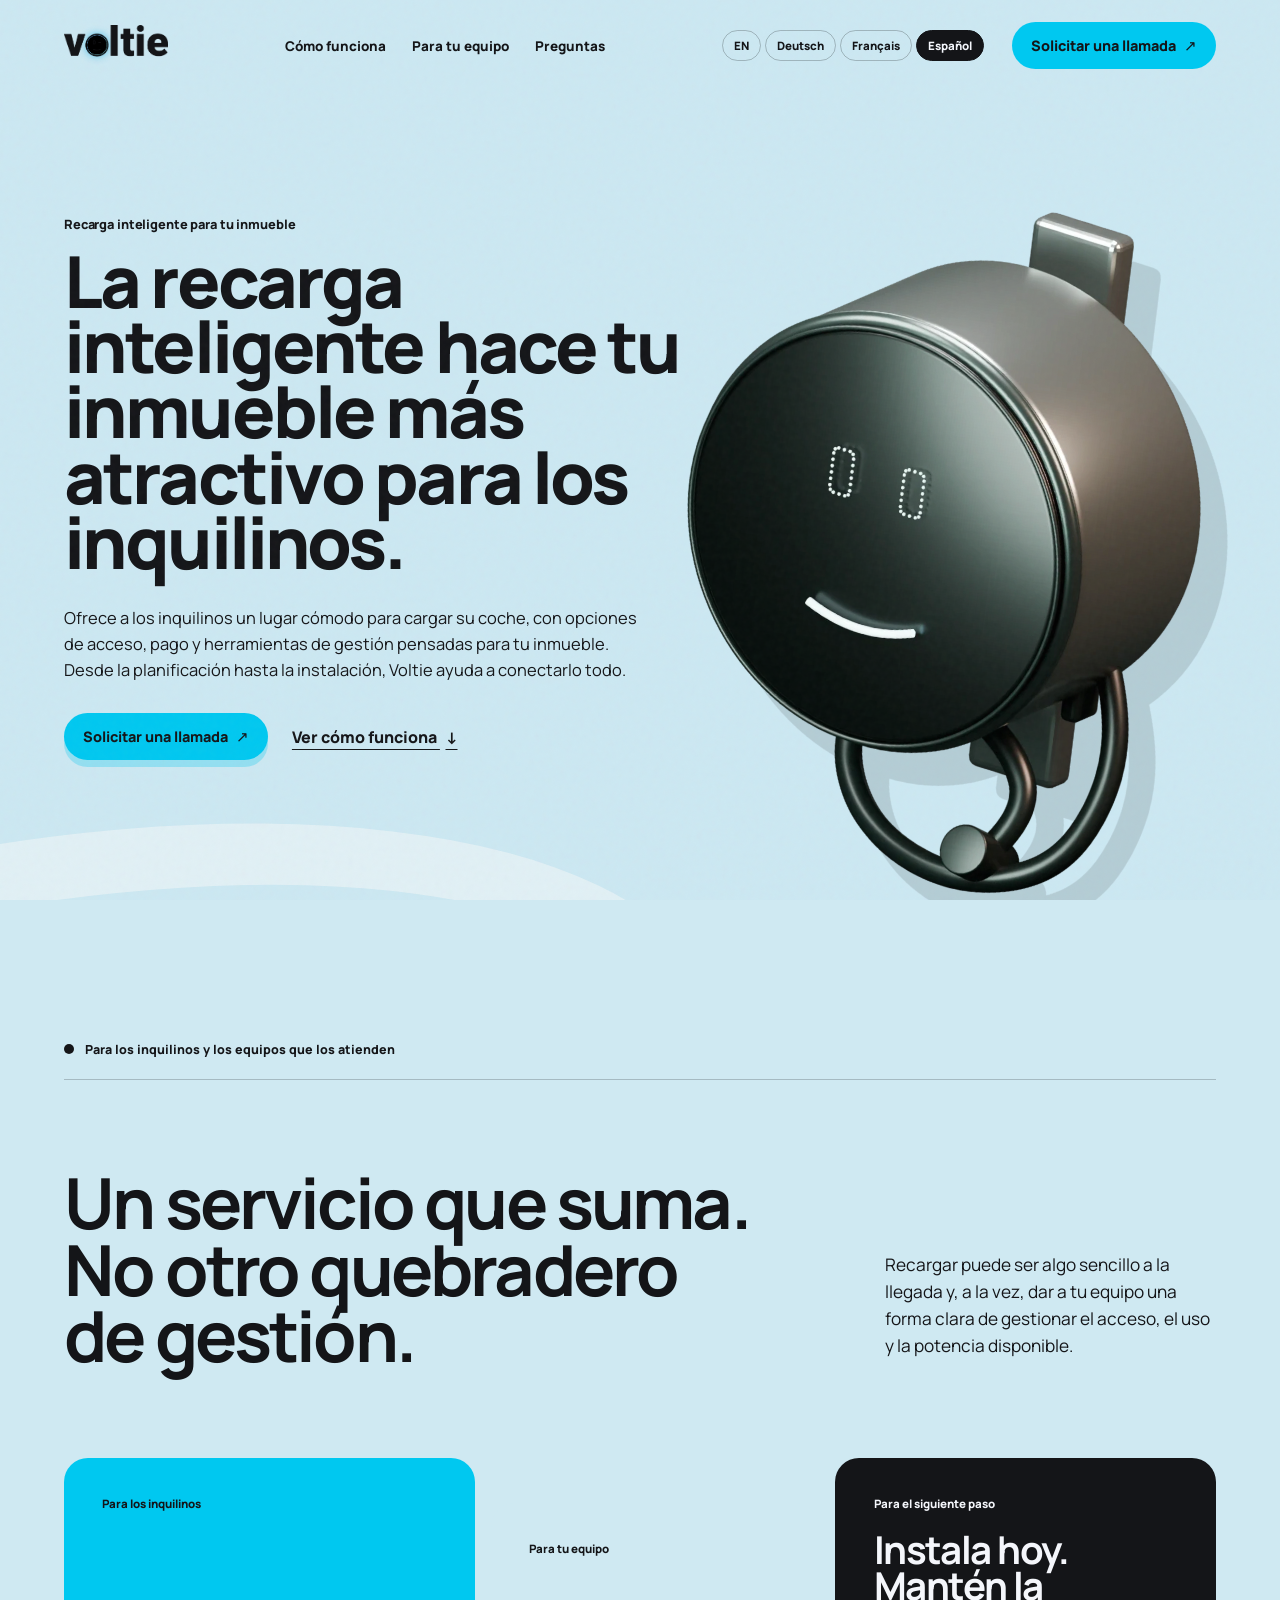
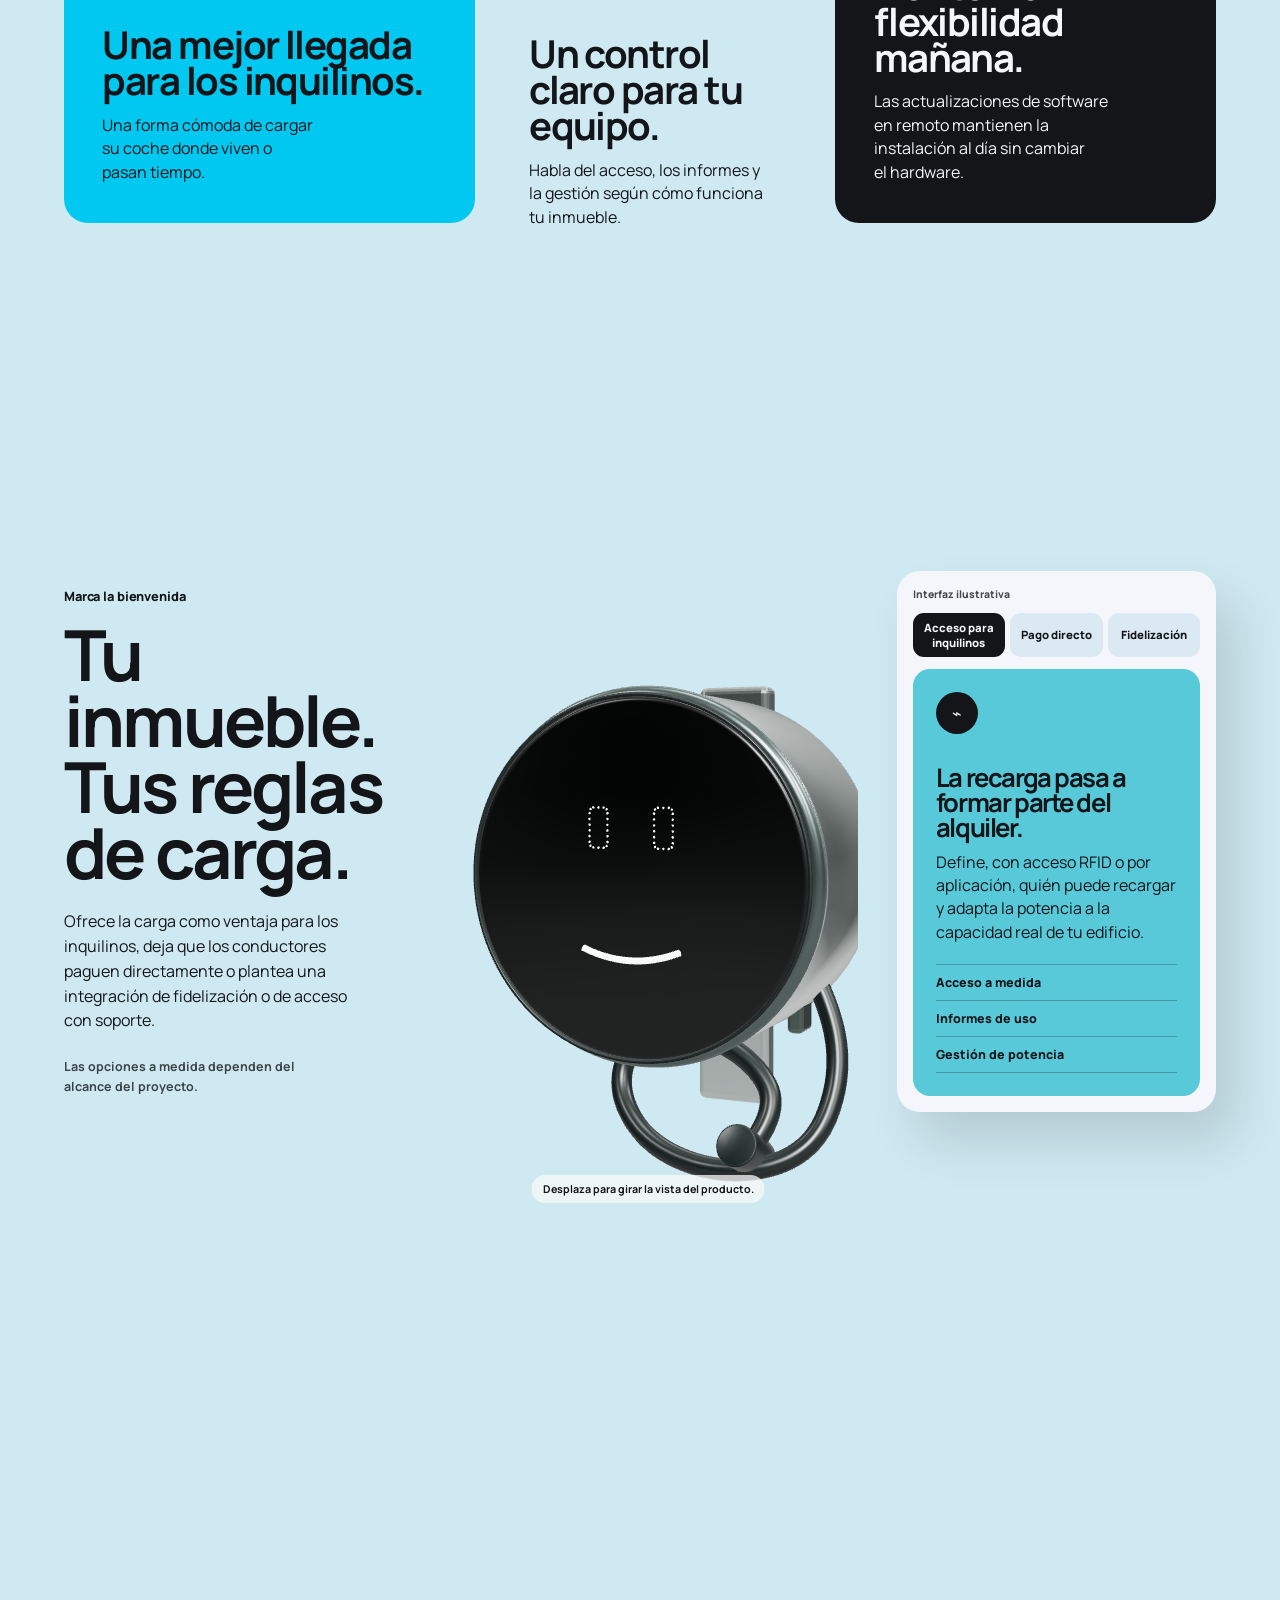
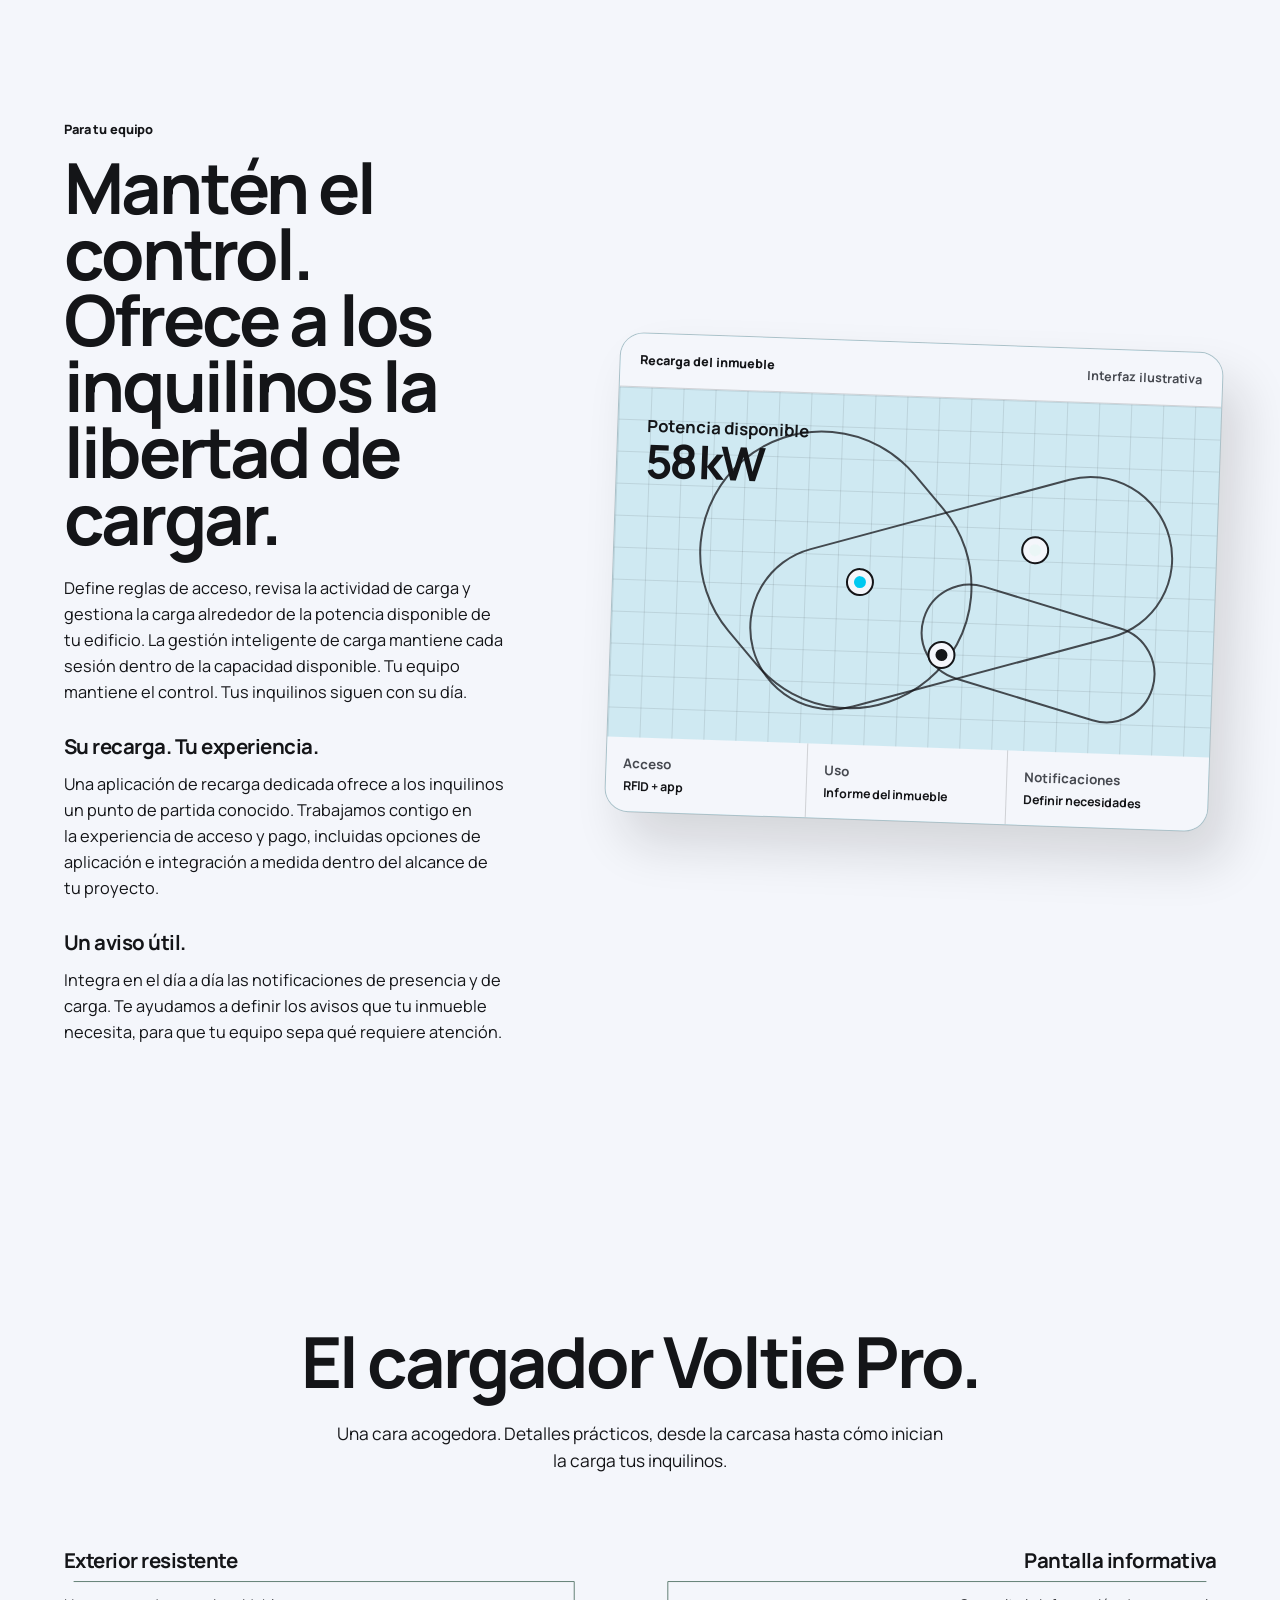
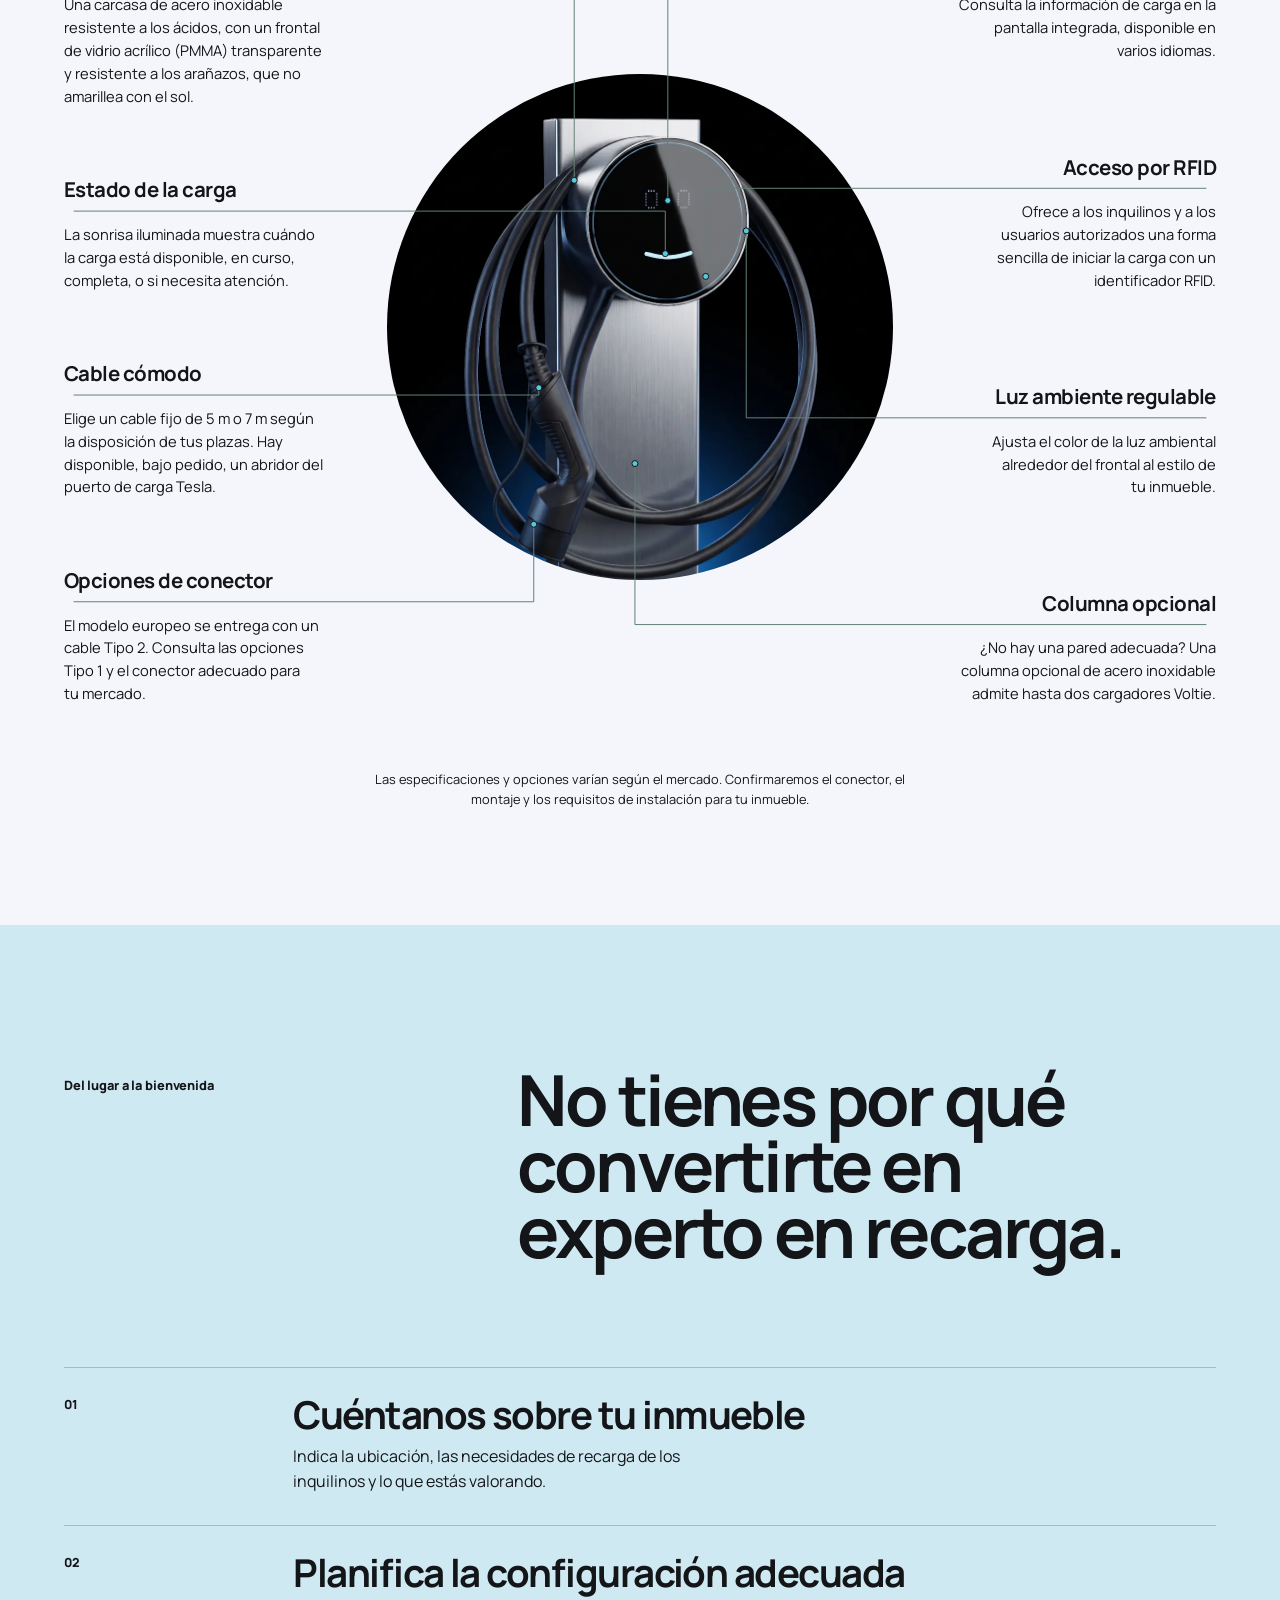
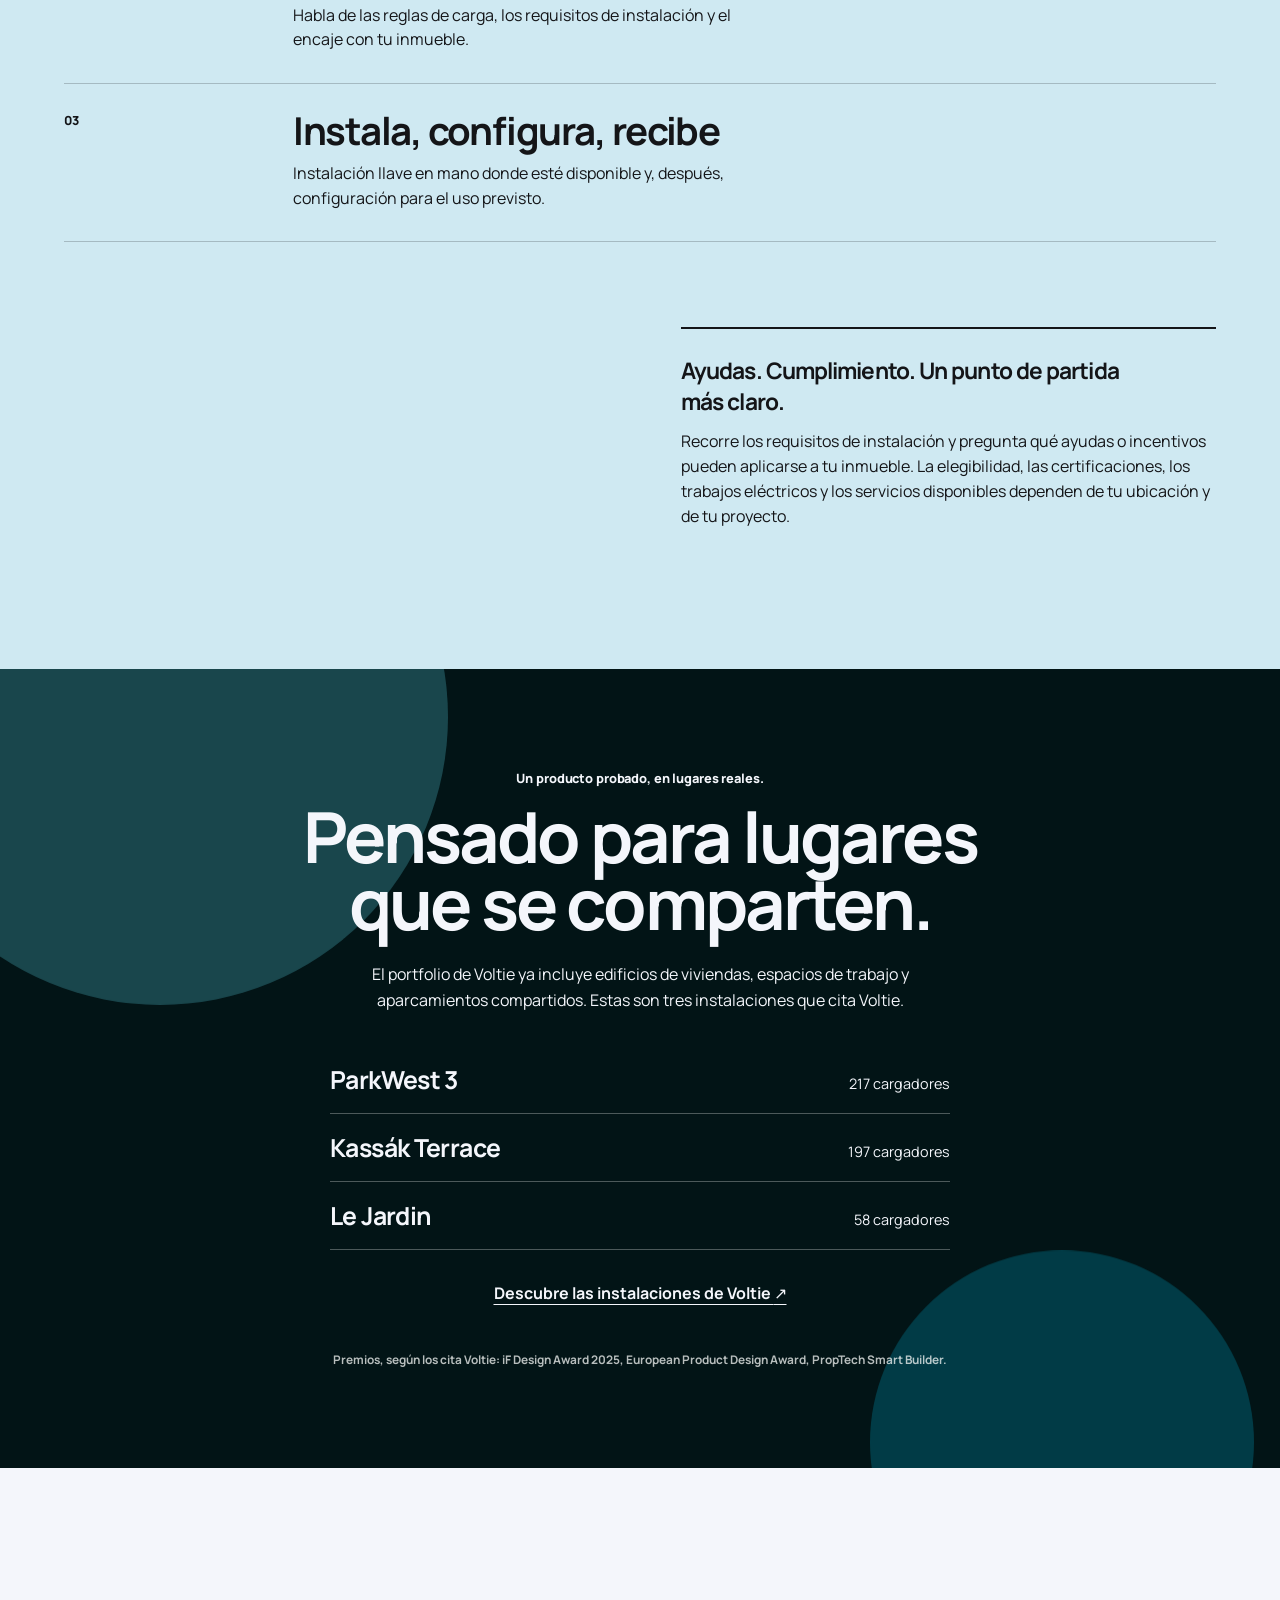
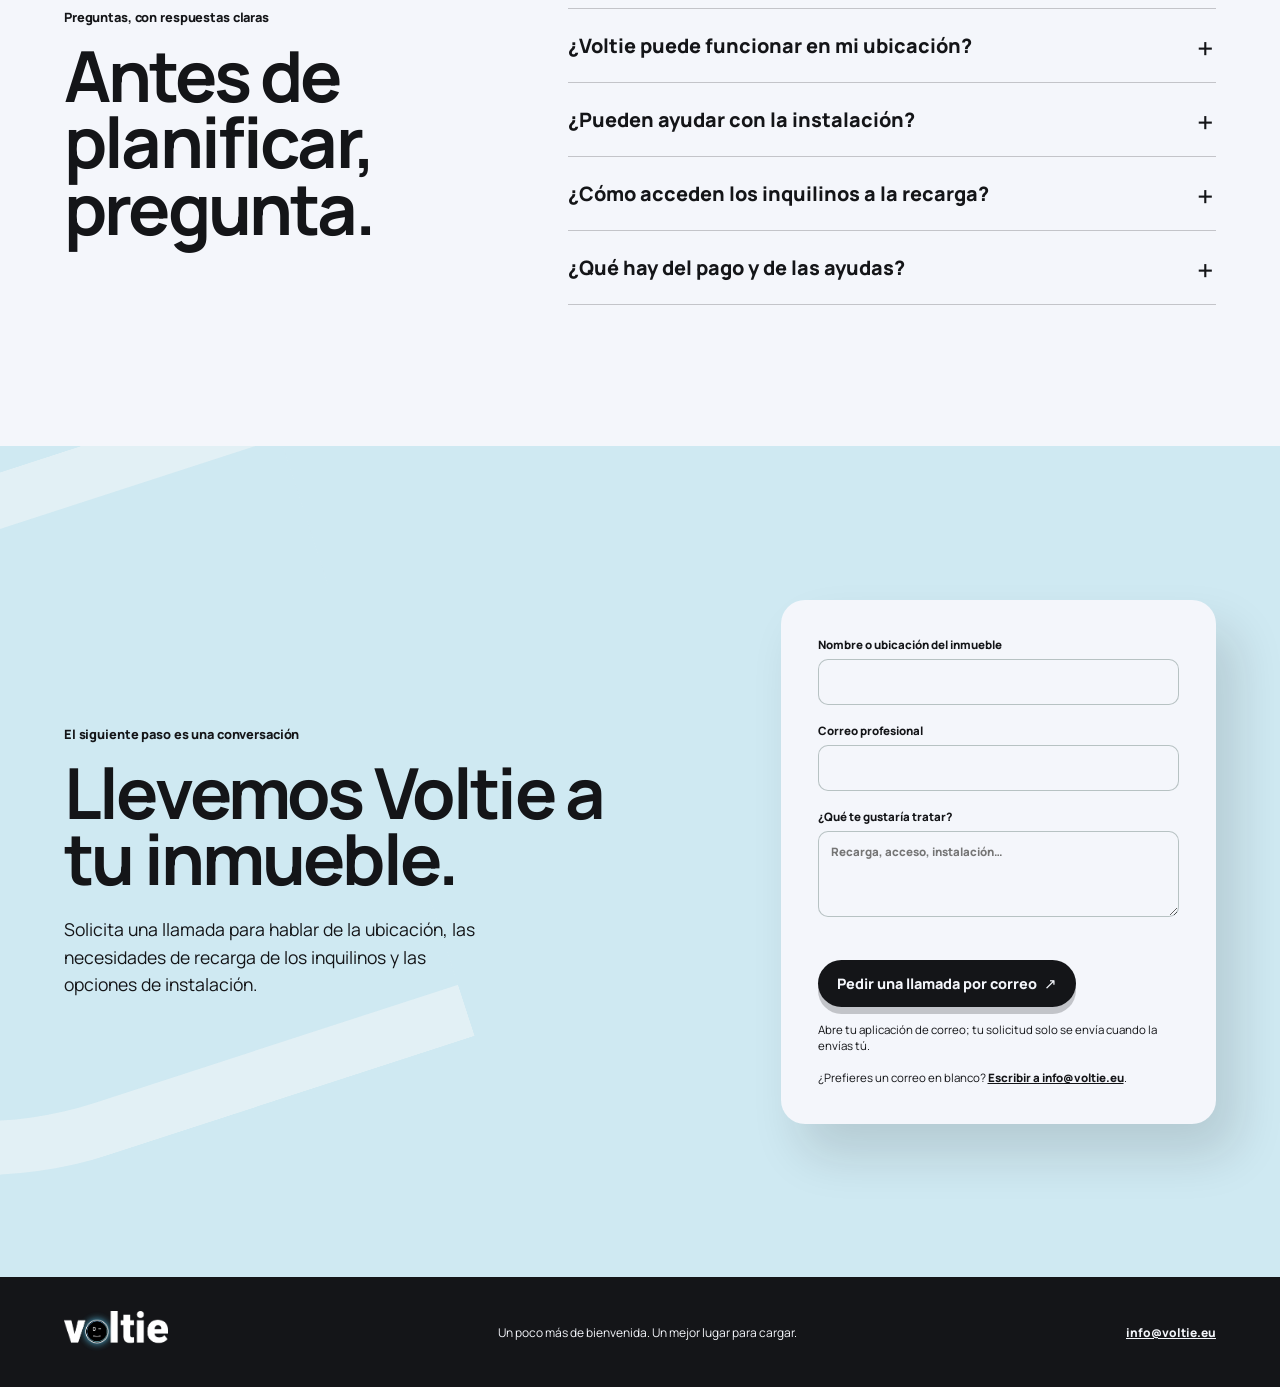
<file: es/index.html>
<!doctype html>
<html lang="es" data-theme="voltie">
  <head>
    <meta charset="UTF-8" />
    <meta name="viewport" content="width=device-width, initial-scale=1.0" />
    <meta name="theme-color" content="#141518" />
    <meta name="description" content="Voltie ofrece a los equipos de gestión una recarga inteligente para coches eléctricos: una gestión de carga que respeta la potencia disponible, actualizaciones de software en remoto y un cargador que los inquilinos usan con gusto." />
    <title>Voltie — Recarga inteligente para tu inmueble</title>
    <meta name="robots" content="noindex, nofollow" />
    <link rel="icon" href="../assets/voltie-favicon.png" type="image/png" />
    <link rel="preload" href="../fonts/manrope-variable.ttf" as="font" type="font/ttf" crossorigin />
    <script type="module" crossorigin src="../assets/main-CqvcAUKP.js"></script>
    <link rel="stylesheet" crossorigin href="../assets/main-XNggwgts.css">
  </head>
  <body>
    <a class="skip-link" href="#main">Saltar al contenido</a>
    <div class="floods" aria-hidden="true"><div class="flood flood-mint"></div><div class="flood flood-coral"></div><div class="flood flood-yellow"></div><div class="flood flood-white"></div><div class="flood flood-forest"></div></div>
    <header class="site-header">
      <a class="logo" href="#top" aria-label="Inicio de Voltie"><img class="wordmark" src="../assets/voltie-wordmark-ink.png" alt="Voltie" width="1049" height="384" /></a>
      <nav class="desktop-nav" aria-label="Navegación principal"><a href="#how-it-works">Cómo funciona</a><a href="#control">Para tu equipo</a><a href="#faq">Preguntas</a></nav>
      <nav class="lang-switch" aria-label="Idioma"><a href="../voltie/" hreflang="en" lang="en" data-locale="en">EN</a><a href="../de/" hreflang="de" lang="de" data-locale="de">Deutsch</a><a href="../fr/" hreflang="fr" lang="fr" data-locale="fr">Français</a><a href="../es/" hreflang="es" lang="es" data-locale="es" aria-current="page">Español</a></nav>
      <a class="nav-cta" href="#book-a-call">Solicitar una llamada <span aria-hidden="true">↗</span></a>
      <details class="mobile-nav"><summary aria-label="Abrir navegación"><span></span><span></span></summary><nav aria-label="Navegación móvil"><a href="#how-it-works">Cómo funciona</a><a href="#control">Para tu equipo</a><a href="#faq">Preguntas</a><a href="#book-a-call">Solicitar una llamada</a><nav class="lang-switch lang-switch--menu" aria-label="Elegir idioma"><a href="../voltie/" hreflang="en" lang="en" data-locale="en">EN</a><a href="../de/" hreflang="de" lang="de" data-locale="de">Deutsch</a><a href="../fr/" hreflang="fr" lang="fr" data-locale="fr">Français</a><a href="../es/" hreflang="es" lang="es" data-locale="es" aria-current="page">Español</a></nav></nav></details>
    </header>

    <main id="main">
      <section class="hero scene-mint" id="top" data-flood="mint">
        <div class="hero-copy">
          <p class="eyebrow">Recarga inteligente para tu inmueble</p>
          <h1>La recarga inteligente hace tu inmueble más atractivo para los inquilinos.</h1>
          <p class="hero-deck">Ofrece a los inquilinos un lugar cómodo para cargar su coche, con opciones de acceso, pago y herramientas de gestión pensadas para tu inmueble. Desde la planificación hasta la instalación, Voltie ayuda a conectarlo todo.</p>
          <div class="hero-actions"><a class="button button-ink" href="#book-a-call">Solicitar una llamada <span aria-hidden="true">↗</span></a><a class="text-link" href="#how-it-works">Ver cómo funciona <span aria-hidden="true">↓</span></a></div>
        </div>
        <div class="hero-product" data-pointer-product aria-label="Visualización 3D aproximada del cargador circular Voltie Pro" role="img">
          <picture class="hero-poster" aria-hidden="true"><source srcset="../assets/charger-poster.webp" type="image/webp" /><img src="../assets/charger-poster.png" width="1100" height="1100" alt="" fetchpriority="high" /></picture>
          <p class="product-note">Una bienvenida cálida. Hasta el último detalle.</p>
        </div>
        <div class="hero-swoop" aria-hidden="true"></div>
      </section>

      <section class="welcome scene-coral" id="how-it-works" data-flood="coral">
        <div class="section-topline"><span class="dot"></span><p>Para los inquilinos y los equipos que los atienden</p></div>
        <div class="welcome-heading"><h2>Un servicio que suma.<br />No otro quebradero de gestión.</h2><p>Recargar puede ser algo sencillo a la llegada y, a la vez, dar a tu equipo una forma clara de gestionar el acceso, el uso y la potencia disponible.</p></div>
        <div class="statements" data-reveal-group>
          <article class="statement statement-one"><span>Para los inquilinos</span><h3>Una mejor llegada para los inquilinos.</h3><p>Una forma cómoda de cargar su coche donde viven o pasan tiempo.</p></article>
          <article class="statement statement-two"><span>Para tu equipo</span><h3>Un control claro para tu equipo.</h3><p>Habla del acceso, los informes y la gestión según cómo funciona tu inmueble.</p></article>
          <article class="statement statement-three"><span>Para el siguiente paso</span><h3>Instala hoy. Mantén la flexibilidad mañana.</h3><p>Las actualizaciones de software en remoto mantienen la instalación al día sin cambiar el hardware.</p></article>
        </div>
      </section>

      <section class="product-stage scene-mint" id="charging-rules" data-flood="mint">
        <div class="product-stage-sticky">
          <div class="stage-copy"><p class="eyebrow">Marca la bienvenida</p><h2>Tu inmueble.<br />Tus reglas de carga.</h2><p>Ofrece la carga como ventaja para los inquilinos, deja que los conductores paguen directamente o plantea una integración de fidelización o de acceso con soporte.</p><p class="scope-note">Las opciones a medida dependen del alcance del proyecto.</p></div>
          <div class="model-stage" id="model-stage">
            <picture class="model-poster" id="model-poster"><source srcset="../assets/charger-poster.webp" type="image/webp" /><img src="../assets/charger-poster.png" alt="Visualización 3D aproximada del cargador circular Voltie Pro" /></picture>
            <div class="charger-art charger-art--stage" id="css-stage-product" aria-hidden="true"><div class="charger-body"><div class="charger-face"><span class="eye left"></span><span class="eye right"></span><span class="smile"></span></div></div><div class="charger-cable"></div></div>
            <canvas id="charger-canvas" aria-label="Aproximación 3D interactiva del cargador Voltie Pro"></canvas>
            <span class="model-status" id="model-status" aria-live="polite">La vista del producto es ilustrativa.</span>
          </div>
          <div class="access-demo" aria-label="Demostración ilustrativa de acceso y pago">
            <p class="demo-label">Interfaz ilustrativa</p>
            <div class="demo-tabs" role="group" aria-label="Elección de la configuración de carga"><button type="button" class="demo-tab is-active" aria-pressed="true" data-demo="tenant">Acceso para inquilinos</button><button type="button" class="demo-tab" aria-pressed="false" data-demo="pay">Pago directo</button><button type="button" class="demo-tab" aria-pressed="false" data-demo="loyalty">Fidelización</button></div>
            <div class="demo-screen" id="demo-screen"><div class="demo-icon" aria-hidden="true">⌁</div><h3>La recarga pasa a formar parte del alquiler.</h3><p>Define, con acceso RFID o por aplicación, quién puede recargar y adapta la potencia a la capacidad real de tu edificio.</p><ul><li>Acceso a medida</li><li>Informes de uso</li><li>Gestión de potencia</li></ul></div>
          </div>
        </div>
      </section>

      <section class="control scene-white" id="control" data-flood="white">
        <div class="control-copy"><p class="eyebrow">Para tu equipo</p><h2>Mantén el control.<br />Ofrece a los inquilinos la libertad de cargar.</h2><p>Define reglas de acceso, revisa la actividad de carga y gestiona la carga alrededor de la potencia disponible de tu edificio. La gestión inteligente de carga mantiene cada sesión dentro de la capacidad disponible. Tu equipo mantiene el control. Tus inquilinos siguen con su día.</p><h3 class="feature-heading">Su recarga. Tu experiencia.</h3><p>Una aplicación de recarga dedicada ofrece a los inquilinos un punto de partida conocido. Trabajamos contigo en la experiencia de acceso y pago, incluidas opciones de aplicación e integración a medida dentro del alcance de tu proyecto.</p><h3 class="feature-heading">Un aviso útil.</h3><p>Integra en el día a día las notificaciones de presencia y de carga. Te ayudamos a definir los avisos que tu inmueble necesita, para que tu equipo sepa qué requiere atención.</p></div>
        <div class="concept-ui" aria-label="Interfaz ilustrativa de gestión del inmueble"><div class="concept-head"><span>Recarga del inmueble</span><b>Interfaz ilustrativa</b></div><div class="concept-map"><span class="map-line a"></span><span class="map-line b"></span><span class="map-line c"></span><i class="map-dot one"></i><i class="map-dot two"></i><i class="map-dot three"></i><strong>Potencia disponible<br /><em>58 kW</em></strong></div><div class="concept-footer"><div><small>Acceso</small><b>RFID + app</b></div><div><small>Uso</small><b>Informe del inmueble</b></div><div><small>Notificaciones</small><b>Definir necesidades</b></div></div></div>
      </section>

      <section class="hardware scene-white" id="voltie-charger" data-flood="white" aria-labelledby="hardware-title">
        <header class="hardware-header"><h2 id="hardware-title">El cargador Voltie Pro.</h2><p>Una cara acogedora. Detalles prácticos, desde la carcasa hasta cómo inician la carga tus inquilinos.</p></header>
        <div class="hardware-diagram">
          <figure class="hardware-visual"><img src="../assets/voltie-charger-details.webp" width="1024" height="1024" loading="lazy" decoding="async" alt="Cargador circular Voltie Pro con su sonrisa iluminada, el cable enrollado y la columna de fijación de acero inoxidable" /></figure>
          <svg class="hardware-leaders" aria-hidden="true" focusable="false"></svg>
          <div class="hardware-column hardware-left">
            <article class="hardware-callout" data-pin=".37,.21"><h3>Exterior resistente</h3><p>Una carcasa de acero inoxidable resistente a los ácidos, con un frontal de vidrio acrílico (PMMA) transparente y resistente a los arañazos, que no amarillea con el sol.</p></article>
            <article class="hardware-callout" data-pin=".55,.355"><h3>Estado de la carga</h3><p>La sonrisa iluminada muestra cuándo la carga está disponible, en curso, completa, o si necesita atención.</p></article>
            <article class="hardware-callout" data-pin=".30,.62"><h3>Cable cómodo</h3><p>Elige un cable fijo de 5 m o 7 m según la disposición de tus plazas. Hay disponible, bajo pedido, un abridor del puerto de carga Tesla.</p></article>
            <article class="hardware-callout" data-pin=".29,.89"><h3>Opciones de conector</h3><p>El modelo europeo se entrega con un cable Tipo 2. Consulta las opciones Tipo 1 y el conector adecuado para tu mercado.</p></article>
          </div>
          <div class="hardware-column hardware-right">
            <article class="hardware-callout" data-pin=".555,.25"><h3>Pantalla informativa</h3><p>Consulta la información de carga en la pantalla integrada, disponible en varios idiomas.</p></article>
            <article class="hardware-callout" data-pin=".63,.40"><h3>Acceso por RFID</h3><p>Ofrece a los inquilinos y a los usuarios autorizados una forma sencilla de iniciar la carga con un identificador RFID.</p></article>
            <article class="hardware-callout" data-pin=".71,.31"><h3>Luz ambiente regulable</h3><p>Ajusta el color de la luz ambiental alrededor del frontal al estilo de tu inmueble.</p></article>
            <article class="hardware-callout" data-pin=".49,.77"><h3>Columna opcional</h3><p>¿No hay una pared adecuada? Una columna opcional de acero inoxidable admite hasta dos cargadores Voltie.</p></article>
          </div>
        </div>
        <p class="hardware-note">Las especificaciones y opciones varían según el mercado. Confirmaremos el conector, el montaje y los requisitos de instalación para tu inmueble.</p>
      </section>

      <section class="process scene-yellow" data-flood="yellow">
        <div class="process-intro"><p class="eyebrow">Del lugar a la bienvenida</p><h2>No tienes por qué convertirte en experto en recarga.</h2></div>
        <ol class="steps">
        <li><span>01</span><div><h3>Cuéntanos sobre tu inmueble</h3><p>Indica la ubicación, las necesidades de recarga de los inquilinos y lo que estás valorando.</p></div></li>
        <li><span>02</span><div><h3>Planifica la configuración adecuada</h3><p>Habla de las reglas de carga, los requisitos de instalación y el encaje con tu inmueble.</p></div></li>
        <li><span>03</span><div><h3>Instala, configura, recibe</h3><p>Instalación llave en mano donde esté disponible y, después, configuración para el uso previsto.</p></div></li>
        </ol>
        <aside class="requirements"><h3>Ayudas. Cumplimiento. Un punto de partida más claro.</h3><p>Recorre los requisitos de instalación y pregunta qué ayudas o incentivos pueden aplicarse a tu inmueble. La elegibilidad, las certificaciones, los trabajos eléctricos y los servicios disponibles dependen de tu ubicación y de tu proyecto.</p></aside>
      </section>

      <section class="proof scene-forest" id="proof" data-flood="forest">
        <div class="proof-orb orb-one" aria-hidden="true"></div><div class="proof-orb orb-two" aria-hidden="true"></div>
        <p class="eyebrow">Un producto probado, en lugares reales.</p><h2>Pensado para lugares<br />que se comparten.</h2><p class="proof-copy">El portfolio de Voltie ya incluye edificios de viviendas, espacios de trabajo y aparcamientos compartidos. Estas son tres instalaciones que cita Voltie.</p><ul class="project-proof"><li><strong>ParkWest 3</strong><span>217 cargadores</span></li><li><strong>Kassák Terrace</strong><span>197 cargadores</span></li><li><strong>Le Jardin</strong><span>58 cargadores</span></li></ul><a class="proof-link" href="https://www.voltie.eu/en/references" target="_blank" rel="noopener noreferrer">Descubre las instalaciones de Voltie <span aria-hidden="true">↗</span></a><p class="award-note">Premios, según los cita Voltie: iF Design Award 2025, European Product Design Award, PropTech Smart Builder.</p>
      </section>

      <section class="faq scene-white" id="faq" data-flood="white"><div class="faq-head"><p class="eyebrow">Preguntas, con respuestas claras</p><h2>Antes de planificar, pregunta.</h2></div><div class="faq-list"><details><summary>¿Voltie puede funcionar en mi ubicación?</summary><p>La disponibilidad, el alcance de la instalación y los requisitos locales varían. Comparte los detalles de tu inmueble y pregunta qué es posible en tu ubicación.</p></details><details><summary>¿Pueden ayudar con la instalación?</summary><p>Voltie puede ayudar a planificar la instalación y ofrecer instalación llave en mano donde esté disponible. Los trabajos eléctricos y los servicios dependen de la ubicación y del alcance del proyecto.</p></details><details><summary>¿Cómo acceden los inquilinos a la recarga?</summary><p>Plantea el acceso por RFID o por aplicación para la recarga de tus inquilinos. La configuración adecuada depende de cómo quieras que funcione el acceso en tu inmueble.</p></details><details><summary>¿Qué hay del pago y de las ayudas?</summary><p>Los conductores pueden pagar directamente según la configuración del proyecto. Pregunta por las opciones de pago, las ayudas locales y los requisitos; la elegibilidad o el importe de las ayudas no están garantizados.</p></details></div></section>

      <section class="door scene-coral" id="book-a-call" data-flood="coral"><div class="door-copy"><p class="eyebrow">El siguiente paso es una conversación</p><h2>Llevemos Voltie a tu inmueble.</h2><p>Solicita una llamada para hablar de la ubicación, las necesidades de recarga de los inquilinos y las opciones de instalación.</p><div class="door-arc" aria-hidden="true"></div></div><form class="call-form" id="call-form" novalidate><label>Nombre o ubicación del inmueble<input name="property" autocomplete="organization" required /></label><label>Correo profesional<input name="email" type="email" autocomplete="email" required /></label><label>¿Qué te gustaría tratar?<textarea name="message" rows="4" placeholder="Recarga, acceso, instalación…" required></textarea></label><p class="form-error" id="form-error" role="alert"></p><button class="button button-ink" type="submit">Pedir una llamada por correo <span aria-hidden="true">↗</span></button><p class="form-note">Abre tu aplicación de correo; tu solicitud solo se envía cuando la envías tú.</p><p class="form-fallback">¿Prefieres un correo en blanco? <a href="mailto:info@voltie.eu?subject=Petici%C3%B3n%20Voltie%20%E2%80%94%20recarga%20para%20tu%20inmueble%20%E2%80%94%20">Escribir a info@voltie.eu</a>.</p></form></section>
    </main>
    <footer><a class="logo" href="#top" aria-label="Voltie – volver arriba"><img class="wordmark" src="../assets/voltie-wordmark.png" alt="Voltie" width="1049" height="384" /></a><p>Un poco más de bienvenida. Un mejor lugar para cargar.</p><a href="mailto:info@voltie.eu">info@voltie.eu</a></footer>
    <script type="application/json" id="volt-locale">{"demo":{"tabs":[{"id":"tenant","label":"Acceso para inquilinos"},{"id":"pay","label":"Pago directo"},{"id":"loyalty","label":"Fidelización"}],"screens":{"tenant":{"title":"La recarga pasa a formar parte del alquiler.","copy":"Define, con acceso RFID o por aplicación, quién puede recargar y adapta la potencia a la capacidad real de tu edificio.","items":["Acceso a medida","Informes de uso","Gestión de potencia"],"icon":"⌁"},"pay":{"title":"Que los conductores paguen directamente.","copy":"Plantea una configuración de pago directo adaptada a tu inmueble y a la experiencia de carga prevista.","items":["Pago directo","Opciones de acceso","Alcance del proyecto"],"icon":"↗"},"loyalty":{"title":"Explora una conexión de fidelización o de acceso.","copy":"Plantea integraciones de fidelización o de acceso con soporte, según cómo funciona tu inmueble.","items":["Integración","Acceso para inquilinos","Alcance confirmado"],"icon":"◎"}}},"form":{"error":"Añade tu inmueble, un correo válido y una nota breve antes de abrir tu aplicación de correo.","subject":"Petición Voltie — recarga para tu inmueble — {property}","body":"Hola, equipo de Voltie:\n\nInmueble: {property}\nCorreo: {email}\n\nLo que me gustaría tratar:\n{message}\n\nPor favor, contactad conmigo para una llamada."},"model":{"scroll":"Desplaza para girar la vista del producto.","product":"Vista del producto","fallback":"Vista estática del producto mientras el modelo 3D no está disponible."}}</script>
  </body>
</html>
</file>
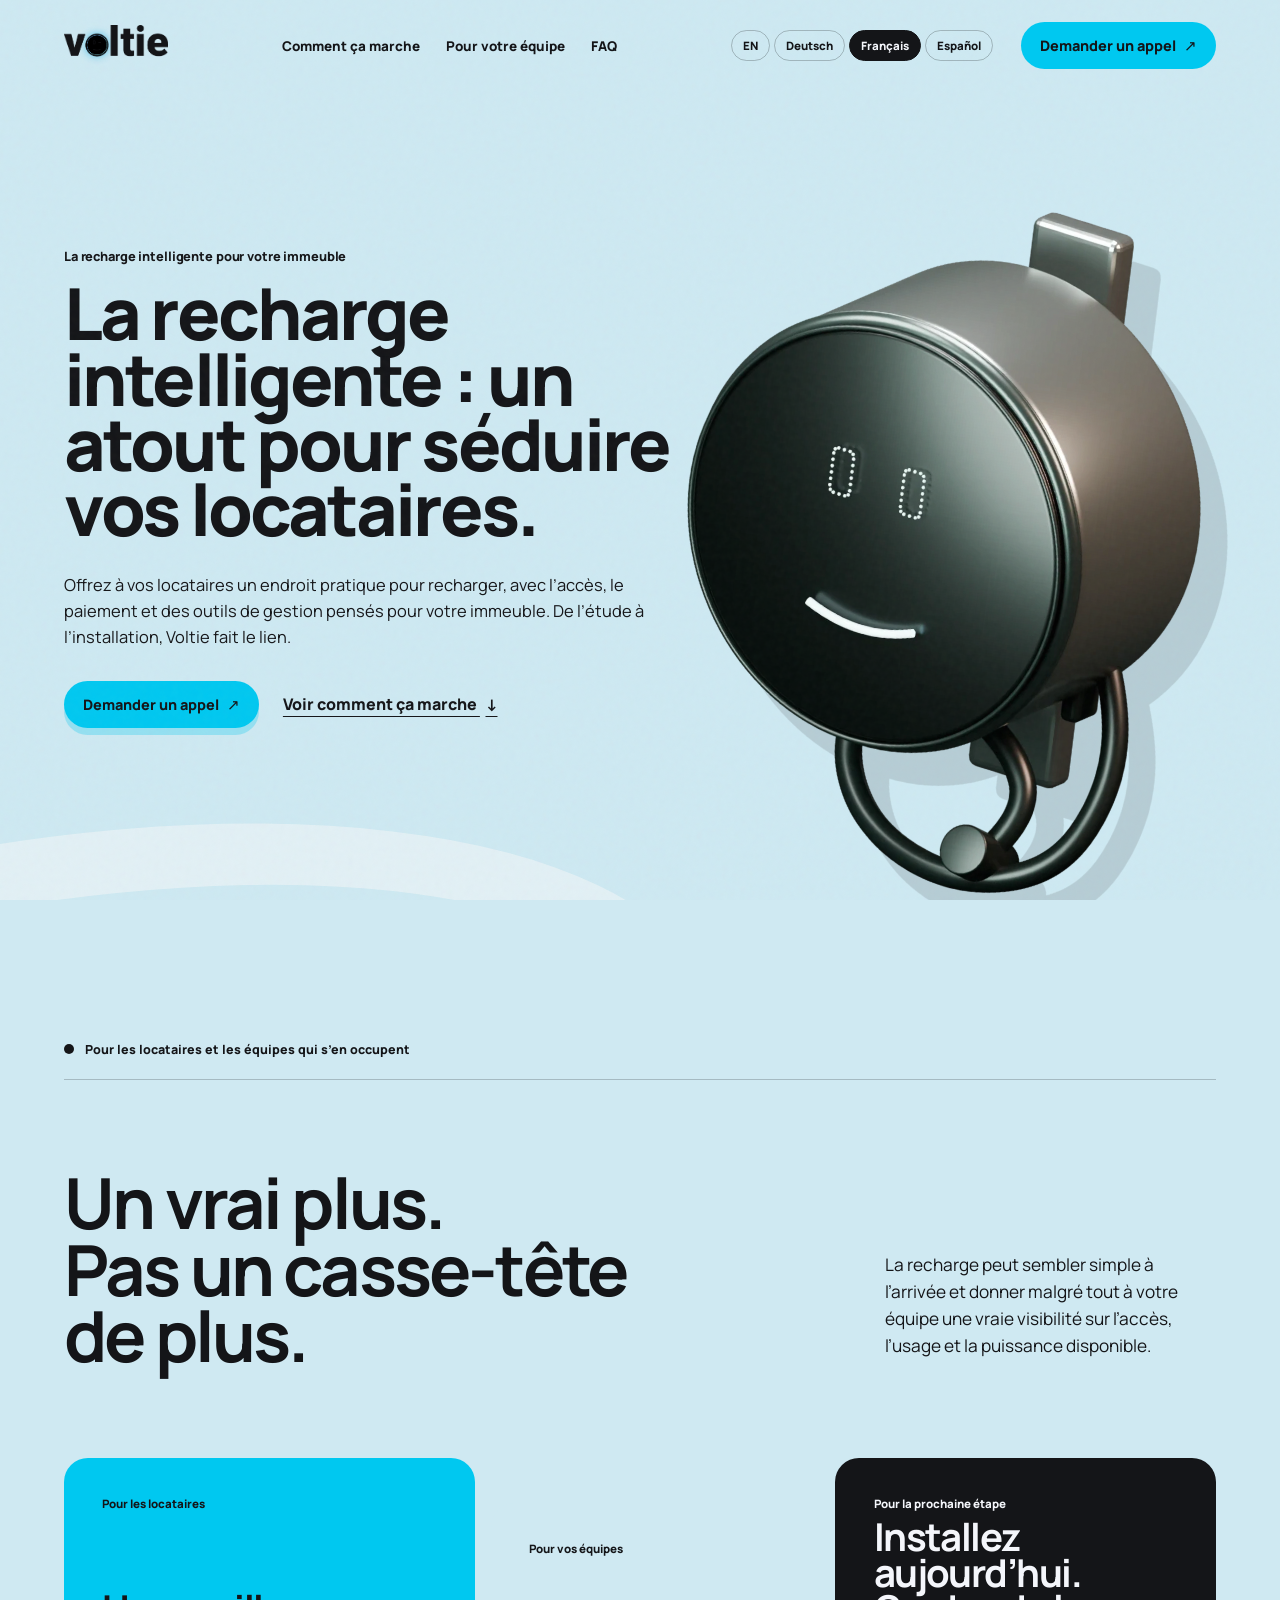
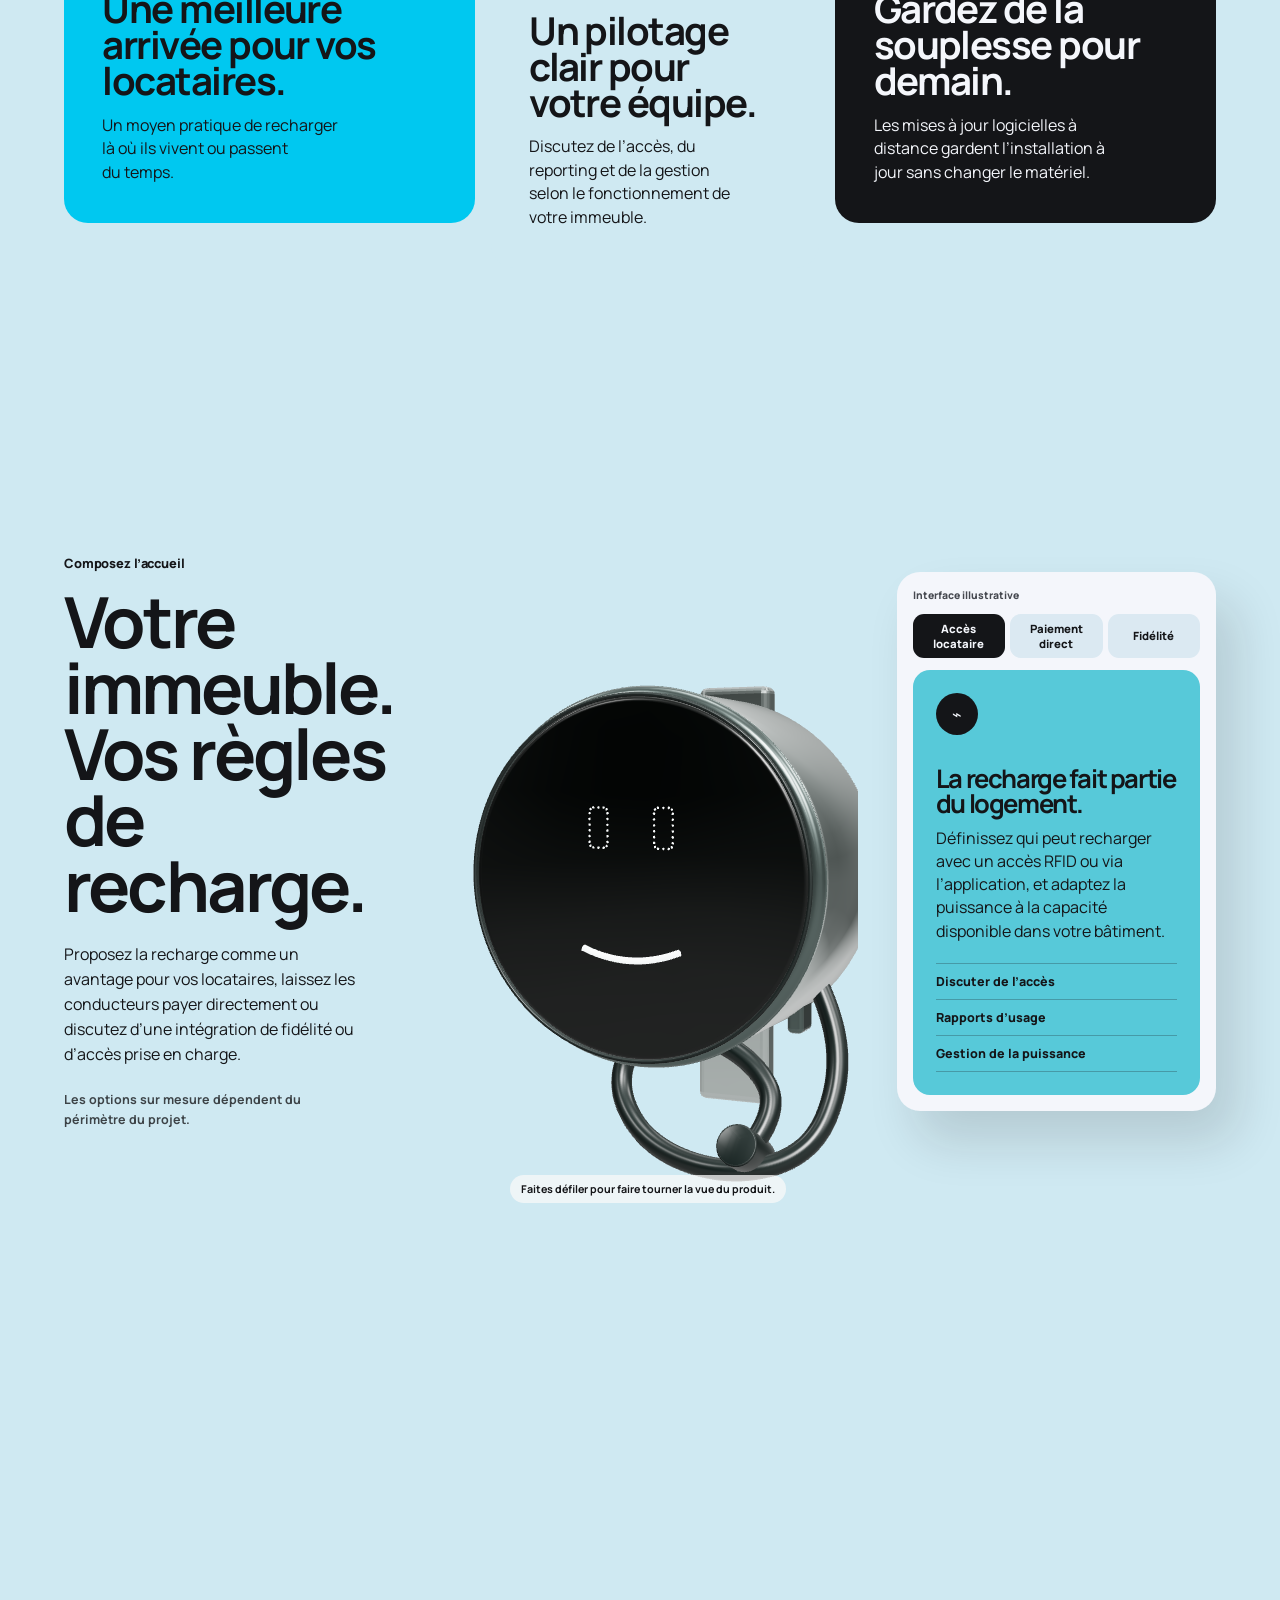
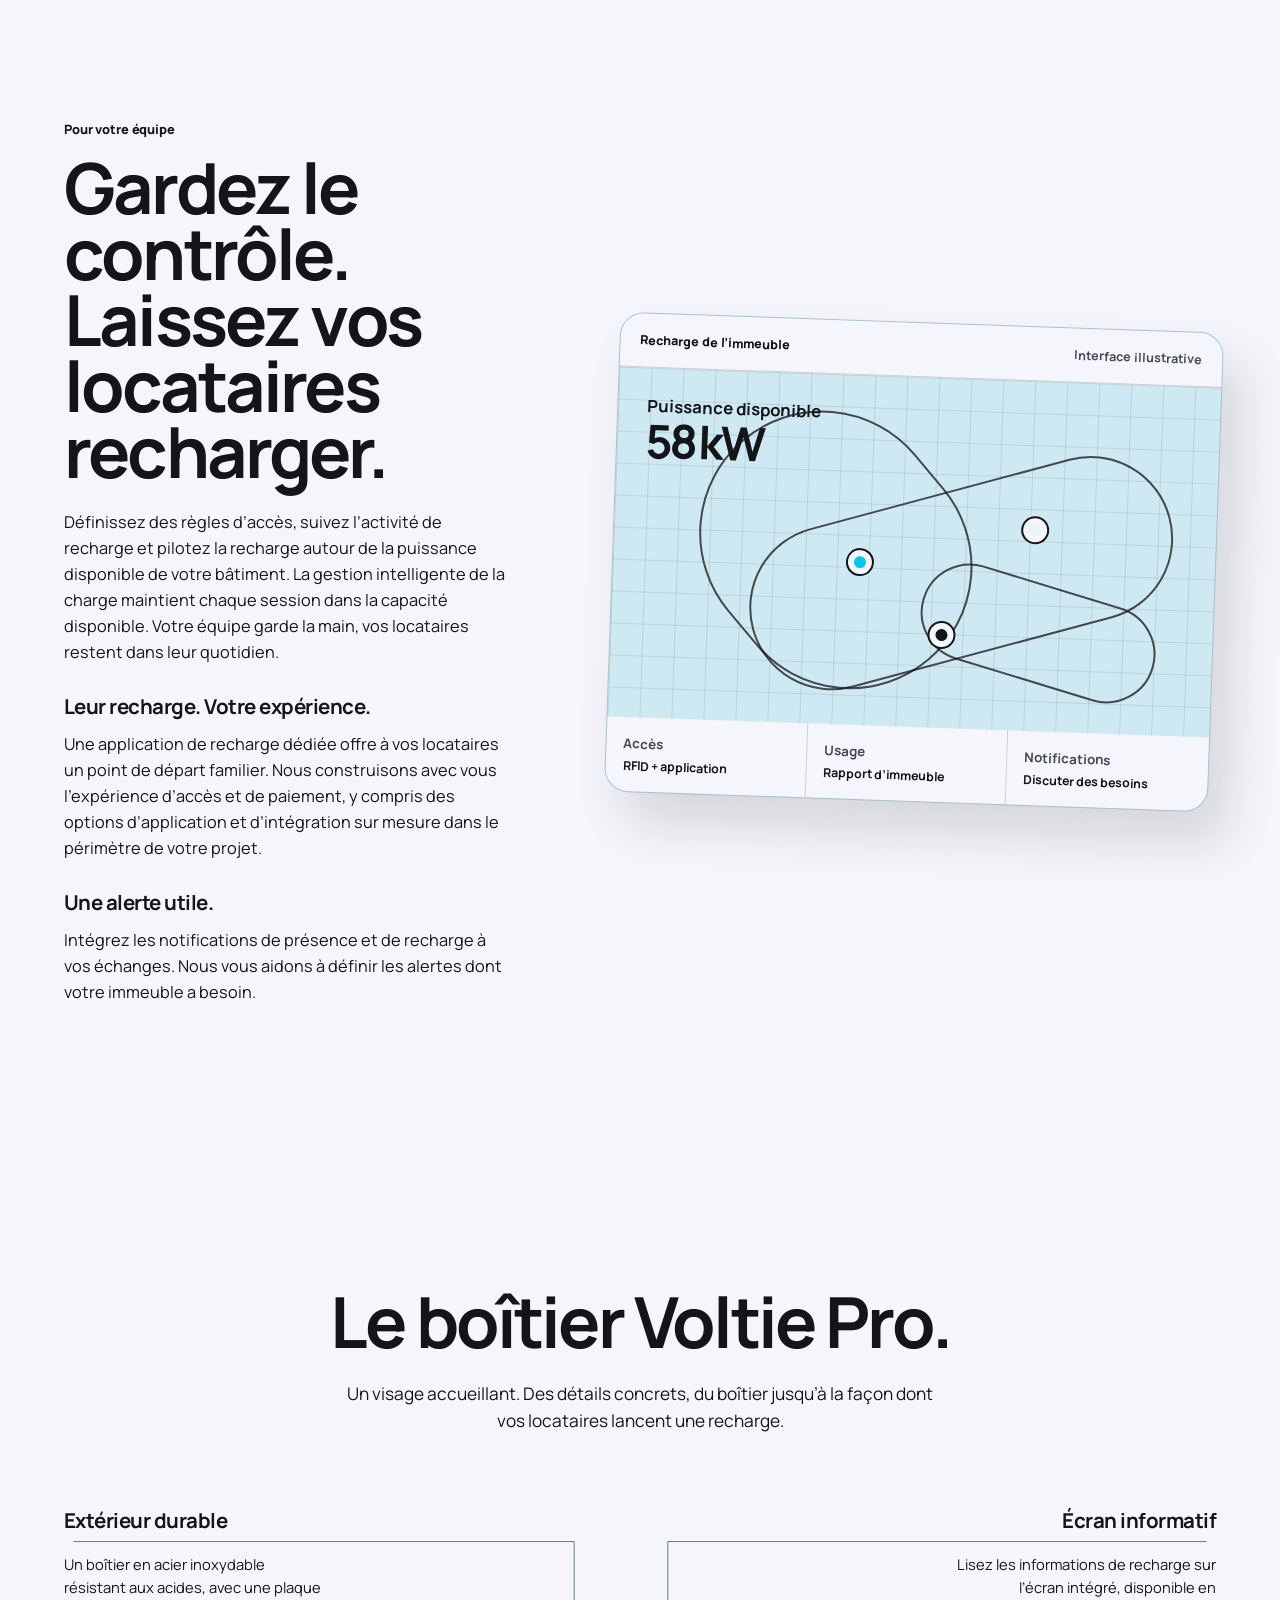
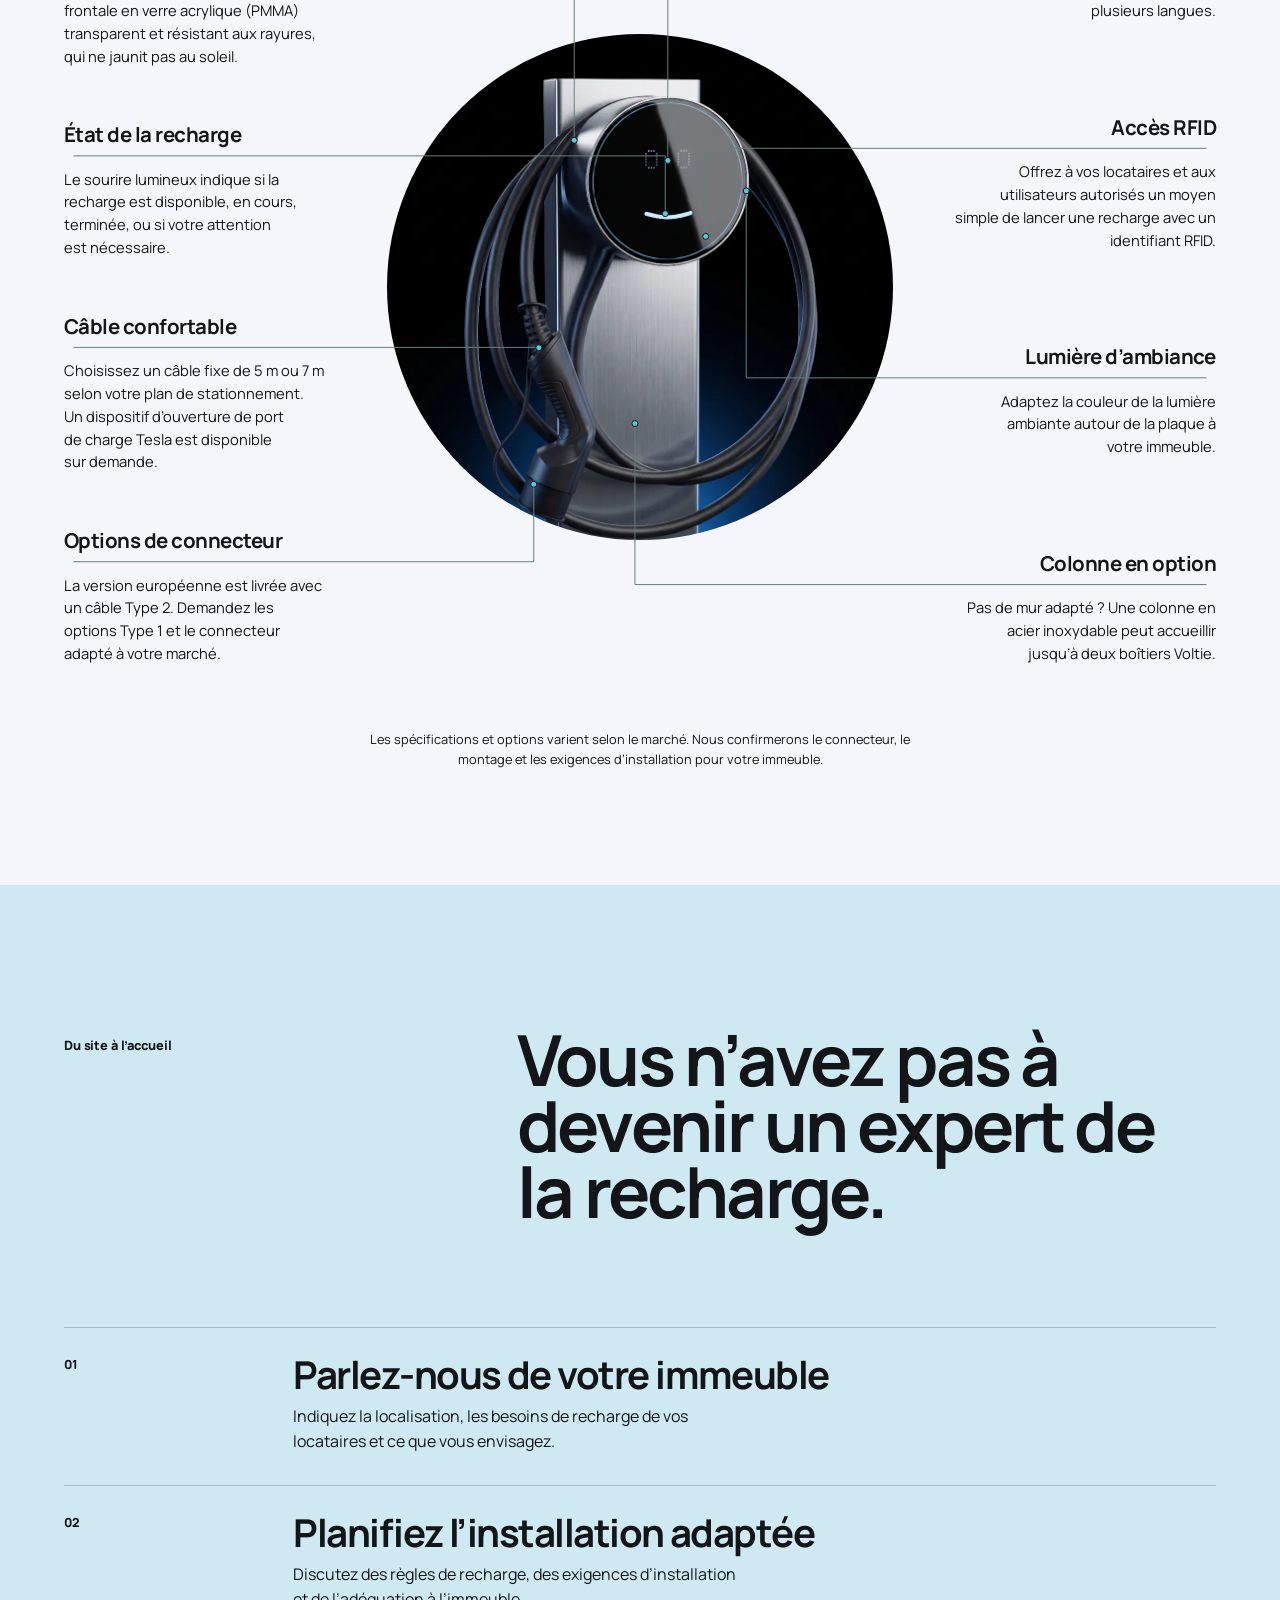
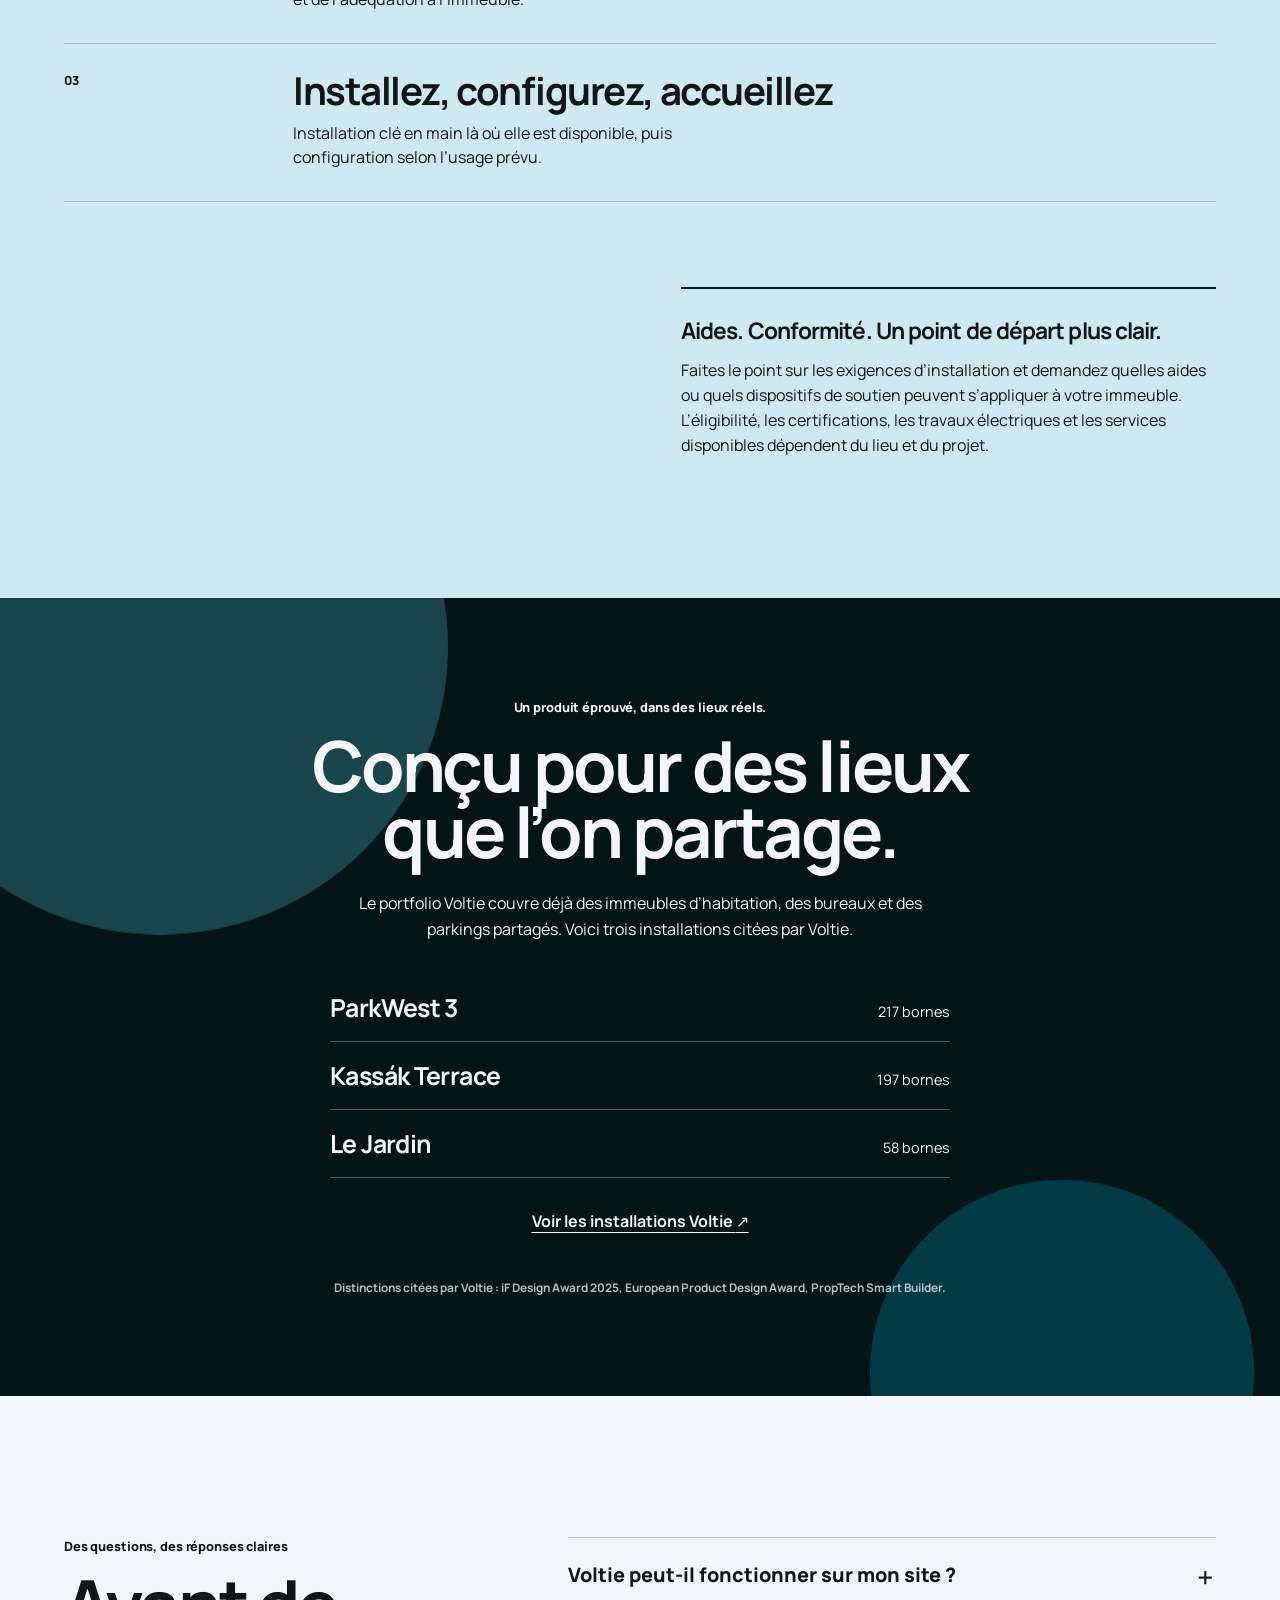
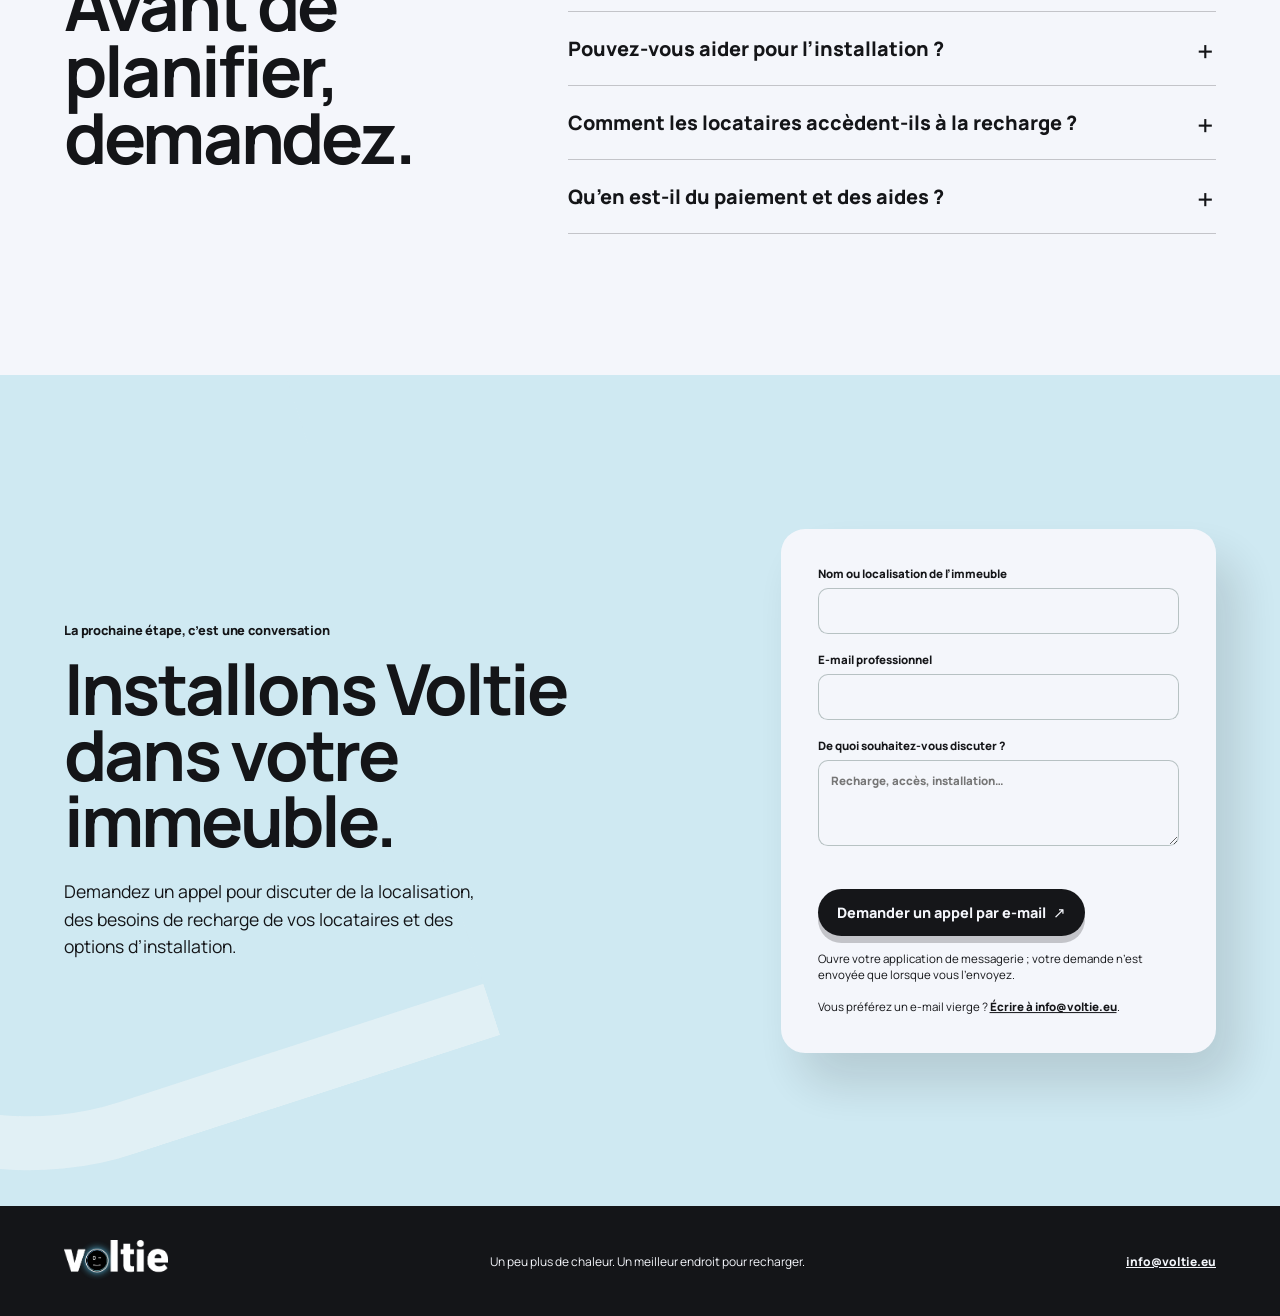
<file: fr/index.html>
<!doctype html>
<html lang="fr" data-theme="voltie">
  <head>
    <meta charset="UTF-8" />
    <meta name="viewport" content="width=device-width, initial-scale=1.0" />
    <meta name="theme-color" content="#141518" />
    <meta name="description" content="Voltie apporte la recharge intelligente à votre immeuble : une gestion de charge qui respecte la puissance disponible, des mises à jour logicielles à distance et un boîtier que vos locataires apprécient." />
    <title>Voltie — La recharge intelligente pour votre immeuble</title>
    <meta name="robots" content="noindex, nofollow" />
    <link rel="icon" href="../assets/voltie-favicon.png" type="image/png" />
    <link rel="preload" href="../fonts/manrope-variable.ttf" as="font" type="font/ttf" crossorigin />
    <script type="module" crossorigin src="../assets/main-CqvcAUKP.js"></script>
    <link rel="stylesheet" crossorigin href="../assets/main-XNggwgts.css">
  </head>
  <body>
    <a class="skip-link" href="#main">Aller au contenu</a>
    <div class="floods" aria-hidden="true"><div class="flood flood-mint"></div><div class="flood flood-coral"></div><div class="flood flood-yellow"></div><div class="flood flood-white"></div><div class="flood flood-forest"></div></div>
    <header class="site-header">
      <a class="logo" href="#top" aria-label="Accueil Voltie"><img class="wordmark" src="../assets/voltie-wordmark-ink.png" alt="Voltie" width="1049" height="384" /></a>
      <nav class="desktop-nav" aria-label="Navigation principale"><a href="#how-it-works">Comment ça marche</a><a href="#control">Pour votre équipe</a><a href="#faq">FAQ</a></nav>
      <nav class="lang-switch" aria-label="Langue"><a href="../voltie/" hreflang="en" lang="en" data-locale="en">EN</a><a href="../de/" hreflang="de" lang="de" data-locale="de">Deutsch</a><a href="../fr/" hreflang="fr" lang="fr" data-locale="fr" aria-current="page">Français</a><a href="../es/" hreflang="es" lang="es" data-locale="es">Español</a></nav>
      <a class="nav-cta" href="#book-a-call">Demander un appel <span aria-hidden="true">↗</span></a>
      <details class="mobile-nav"><summary aria-label="Ouvrir la navigation"><span></span><span></span></summary><nav aria-label="Navigation mobile"><a href="#how-it-works">Comment ça marche</a><a href="#control">Pour votre équipe</a><a href="#faq">FAQ</a><a href="#book-a-call">Demander un appel</a><nav class="lang-switch lang-switch--menu" aria-label="Choisir la langue"><a href="../voltie/" hreflang="en" lang="en" data-locale="en">EN</a><a href="../de/" hreflang="de" lang="de" data-locale="de">Deutsch</a><a href="../fr/" hreflang="fr" lang="fr" data-locale="fr" aria-current="page">Français</a><a href="../es/" hreflang="es" lang="es" data-locale="es">Español</a></nav></nav></details>
    </header>

    <main id="main">
      <section class="hero scene-mint" id="top" data-flood="mint">
        <div class="hero-copy">
          <p class="eyebrow">La recharge intelligente pour votre immeuble</p>
          <h1>La recharge intelligente : un atout pour séduire vos locataires.</h1>
          <p class="hero-deck">Offrez à vos locataires un endroit pratique pour recharger, avec l’accès, le paiement et des outils de gestion pensés pour votre immeuble. De l’étude à l’installation, Voltie fait le lien.</p>
          <div class="hero-actions"><a class="button button-ink" href="#book-a-call">Demander un appel <span aria-hidden="true">↗</span></a><a class="text-link" href="#how-it-works">Voir comment ça marche <span aria-hidden="true">↓</span></a></div>
        </div>
        <div class="hero-product" data-pointer-product aria-label="Visualisation 3D simplifiée du boîtier de recharge circulaire Voltie Pro" role="img">
          <picture class="hero-poster" aria-hidden="true"><source srcset="../assets/charger-poster.webp" type="image/webp" /><img src="../assets/charger-poster.png" width="1100" height="1100" alt="" fetchpriority="high" /></picture>
          <p class="product-note">Un accueil chaleureux. Jusqu’au moindre détail.</p>
        </div>
        <div class="hero-swoop" aria-hidden="true"></div>
      </section>

      <section class="welcome scene-coral" id="how-it-works" data-flood="coral">
        <div class="section-topline"><span class="dot"></span><p>Pour les locataires et les équipes qui s’en occupent</p></div>
        <div class="welcome-heading"><h2>Un vrai plus.<br />Pas un casse-tête de plus.</h2><p>La recharge peut sembler simple à l’arrivée et donner malgré tout à votre équipe une vraie visibilité sur l’accès, l’usage et la puissance disponible.</p></div>
        <div class="statements" data-reveal-group>
          <article class="statement statement-one"><span>Pour les locataires</span><h3>Une meilleure arrivée pour vos locataires.</h3><p>Un moyen pratique de recharger là où ils vivent ou passent du temps.</p></article>
          <article class="statement statement-two"><span>Pour vos équipes</span><h3>Un pilotage clair pour votre équipe.</h3><p>Discutez de l’accès, du reporting et de la gestion selon le fonctionnement de votre immeuble.</p></article>
          <article class="statement statement-three"><span>Pour la prochaine étape</span><h3>Installez aujourd’hui. Gardez de la souplesse pour demain.</h3><p>Les mises à jour logicielles à distance gardent l’installation à jour sans changer le matériel.</p></article>
        </div>
      </section>

      <section class="product-stage scene-mint" id="charging-rules" data-flood="mint">
        <div class="product-stage-sticky">
          <div class="stage-copy"><p class="eyebrow">Composez l’accueil</p><h2>Votre immeuble.<br />Vos règles de recharge.</h2><p>Proposez la recharge comme un avantage pour vos locataires, laissez les conducteurs payer directement ou discutez d’une intégration de fidélité ou d’accès prise en charge.</p><p class="scope-note">Les options sur mesure dépendent du périmètre du projet.</p></div>
          <div class="model-stage" id="model-stage">
            <picture class="model-poster" id="model-poster"><source srcset="../assets/charger-poster.webp" type="image/webp" /><img src="../assets/charger-poster.png" alt="Visualisation 3D simplifiée du boîtier de recharge circulaire Voltie Pro" /></picture>
            <div class="charger-art charger-art--stage" id="css-stage-product" aria-hidden="true"><div class="charger-body"><div class="charger-face"><span class="eye left"></span><span class="eye right"></span><span class="smile"></span></div></div><div class="charger-cable"></div></div>
            <canvas id="charger-canvas" aria-label="Approximation 3D interactive du boîtier de recharge Voltie Pro"></canvas>
            <span class="model-status" id="model-status" aria-live="polite">La vue du produit est indicative.</span>
          </div>
          <div class="access-demo" aria-label="Démonstration illustrative de l’accès et du paiement">
            <p class="demo-label">Interface illustrative</p>
            <div class="demo-tabs" role="group" aria-label="Choix du mode de recharge"><button type="button" class="demo-tab is-active" aria-pressed="true" data-demo="tenant">Accès locataire</button><button type="button" class="demo-tab" aria-pressed="false" data-demo="pay">Paiement direct</button><button type="button" class="demo-tab" aria-pressed="false" data-demo="loyalty">Fidélité</button></div>
            <div class="demo-screen" id="demo-screen"><div class="demo-icon" aria-hidden="true">⌁</div><h3>La recharge fait partie du logement.</h3><p>Définissez qui peut recharger avec un accès RFID ou via l’application, et adaptez la puissance à la capacité disponible dans votre bâtiment.</p><ul><li>Discuter de l’accès</li><li>Rapports d’usage</li><li>Gestion de la puissance</li></ul></div>
          </div>
        </div>
      </section>

      <section class="control scene-white" id="control" data-flood="white">
        <div class="control-copy"><p class="eyebrow">Pour votre équipe</p><h2>Gardez le contrôle.<br />Laissez vos locataires recharger.</h2><p>Définissez des règles d’accès, suivez l’activité de recharge et pilotez la recharge autour de la puissance disponible de votre bâtiment. La gestion intelligente de la charge maintient chaque session dans la capacité disponible. Votre équipe garde la main, vos locataires restent dans leur quotidien.</p><h3 class="feature-heading">Leur recharge. Votre expérience.</h3><p>Une application de recharge dédiée offre à vos locataires un point de départ familier. Nous construisons avec vous l’expérience d’accès et de paiement, y compris des options d’application et d’intégration sur mesure dans le périmètre de votre projet.</p><h3 class="feature-heading">Une alerte utile.</h3><p>Intégrez les notifications de présence et de recharge à vos échanges. Nous vous aidons à définir les alertes dont votre immeuble a besoin.</p></div>
        <div class="concept-ui" aria-label="Interface illustrative de gestion d’immeuble"><div class="concept-head"><span>Recharge de l’immeuble</span><b>Interface illustrative</b></div><div class="concept-map"><span class="map-line a"></span><span class="map-line b"></span><span class="map-line c"></span><i class="map-dot one"></i><i class="map-dot two"></i><i class="map-dot three"></i><strong>Puissance disponible<br /><em>58 kW</em></strong></div><div class="concept-footer"><div><small>Accès</small><b>RFID + application</b></div><div><small>Usage</small><b>Rapport d’immeuble</b></div><div><small>Notifications</small><b>Discuter des besoins</b></div></div></div>
      </section>

      <section class="hardware scene-white" id="voltie-charger" data-flood="white" aria-labelledby="hardware-title">
        <header class="hardware-header"><h2 id="hardware-title">Le boîtier Voltie Pro.</h2><p>Un visage accueillant. Des détails concrets, du boîtier jusqu’à la façon dont vos locataires lancent une recharge.</p></header>
        <div class="hardware-diagram">
          <figure class="hardware-visual"><img src="../assets/voltie-charger-details.webp" width="1024" height="1024" loading="lazy" decoding="async" alt="Boîtier de recharge circulaire Voltie Pro avec son sourire lumineux, son câble enroulé et sa colonne de fixation en acier inoxydable" /></figure>
          <svg class="hardware-leaders" aria-hidden="true" focusable="false"></svg>
          <div class="hardware-column hardware-left">
            <article class="hardware-callout" data-pin=".37,.21"><h3>Extérieur durable</h3><p>Un boîtier en acier inoxydable résistant aux acides, avec une plaque frontale en verre acrylique (PMMA) transparent et résistant aux rayures, qui ne jaunit pas au soleil.</p></article>
            <article class="hardware-callout" data-pin=".55,.355"><h3>État de la recharge</h3><p>Le sourire lumineux indique si la recharge est disponible, en cours, terminée, ou si votre attention est nécessaire.</p></article>
            <article class="hardware-callout" data-pin=".30,.62"><h3>Câble confortable</h3><p>Choisissez un câble fixe de 5 m ou 7 m selon votre plan de stationnement. Un dispositif d’ouverture de port de charge Tesla est disponible sur demande.</p></article>
            <article class="hardware-callout" data-pin=".29,.89"><h3>Options de connecteur</h3><p>La version européenne est livrée avec un câble Type 2. Demandez les options Type 1 et le connecteur adapté à votre marché.</p></article>
          </div>
          <div class="hardware-column hardware-right">
            <article class="hardware-callout" data-pin=".555,.25"><h3>Écran informatif</h3><p>Lisez les informations de recharge sur l’écran intégré, disponible en plusieurs langues.</p></article>
            <article class="hardware-callout" data-pin=".63,.40"><h3>Accès RFID</h3><p>Offrez à vos locataires et aux utilisateurs autorisés un moyen simple de lancer une recharge avec un identifiant RFID.</p></article>
            <article class="hardware-callout" data-pin=".71,.31"><h3>Lumière d’ambiance</h3><p>Adaptez la couleur de la lumière ambiante autour de la plaque à votre immeuble.</p></article>
            <article class="hardware-callout" data-pin=".49,.77"><h3>Colonne en option</h3><p>Pas de mur adapté ? Une colonne en acier inoxydable peut accueillir jusqu’à deux boîtiers Voltie.</p></article>
          </div>
        </div>
        <p class="hardware-note">Les spécifications et options varient selon le marché. Nous confirmerons le connecteur, le montage et les exigences d’installation pour votre immeuble.</p>
      </section>

      <section class="process scene-yellow" data-flood="yellow">
        <div class="process-intro"><p class="eyebrow">Du site à l’accueil</p><h2>Vous n’avez pas à devenir un expert de la recharge.</h2></div>
        <ol class="steps">
        <li><span>01</span><div><h3>Parlez-nous de votre immeuble</h3><p>Indiquez la localisation, les besoins de recharge de vos locataires et ce que vous envisagez.</p></div></li>
        <li><span>02</span><div><h3>Planifiez l’installation adaptée</h3><p>Discutez des règles de recharge, des exigences d’installation et de l’adéquation à l’immeuble.</p></div></li>
        <li><span>03</span><div><h3>Installez, configurez, accueillez</h3><p>Installation clé en main là où elle est disponible, puis configuration selon l’usage prévu.</p></div></li>
        </ol>
        <aside class="requirements"><h3>Aides. Conformité. Un point de départ plus clair.</h3><p>Faites le point sur les exigences d’installation et demandez quelles aides ou quels dispositifs de soutien peuvent s’appliquer à votre immeuble. L’éligibilité, les certifications, les travaux électriques et les services disponibles dépendent du lieu et du projet.</p></aside>
      </section>

      <section class="proof scene-forest" id="proof" data-flood="forest">
        <div class="proof-orb orb-one" aria-hidden="true"></div><div class="proof-orb orb-two" aria-hidden="true"></div>
        <p class="eyebrow">Un produit éprouvé, dans des lieux réels.</p><h2>Conçu pour des lieux<br />que l’on partage.</h2><p class="proof-copy">Le portfolio Voltie couvre déjà des immeubles d’habitation, des bureaux et des parkings partagés. Voici trois installations citées par Voltie.</p><ul class="project-proof"><li><strong>ParkWest 3</strong><span>217 bornes</span></li><li><strong>Kassák Terrace</strong><span>197 bornes</span></li><li><strong>Le Jardin</strong><span>58 bornes</span></li></ul><a class="proof-link" href="https://www.voltie.eu/en/references" target="_blank" rel="noopener noreferrer">Voir les installations Voltie <span aria-hidden="true">↗</span></a><p class="award-note">Distinctions citées par Voltie : iF Design Award 2025, European Product Design Award, PropTech Smart Builder.</p>
      </section>

      <section class="faq scene-white" id="faq" data-flood="white"><div class="faq-head"><p class="eyebrow">Des questions, des réponses claires</p><h2>Avant de planifier, demandez.</h2></div><div class="faq-list"><details><summary>Voltie peut-il fonctionner sur mon site ?</summary><p>La disponibilité, le périmètre d’installation et les exigences locales varient. Partagez les détails de votre immeuble et demandez ce qui est possible chez vous.</p></details><details><summary>Pouvez-vous aider pour l’installation ?</summary><p>Voltie peut aider à planifier l’installation et proposer une installation clé en main là où elle est disponible. Les travaux électriques et les services dépendent du lieu et du périmètre du projet.</p></details><details><summary>Comment les locataires accèdent-ils à la recharge ?</summary><p>Discutez d’un accès RFID ou via l’application pour la recharge de vos locataires. Le bon montage dépend de la façon dont vous souhaitez organiser l’accès dans l’immeuble.</p></details><details><summary>Qu’en est-il du paiement et des aides ?</summary><p>Les conducteurs peuvent payer directement selon le montage du projet. Demandez les options de paiement, les aides locales et les exigences ; l’éligibilité ou le montant des aides n’est pas garanti.</p></details></div></section>

      <section class="door scene-coral" id="book-a-call" data-flood="coral"><div class="door-copy"><p class="eyebrow">La prochaine étape, c’est une conversation</p><h2>Installons Voltie dans votre immeuble.</h2><p>Demandez un appel pour discuter de la localisation, des besoins de recharge de vos locataires et des options d’installation.</p><div class="door-arc" aria-hidden="true"></div></div><form class="call-form" id="call-form" novalidate><label>Nom ou localisation de l’immeuble<input name="property" autocomplete="organization" required /></label><label>E-mail professionnel<input name="email" type="email" autocomplete="email" required /></label><label>De quoi souhaitez-vous discuter ?<textarea name="message" rows="4" placeholder="Recharge, accès, installation…" required></textarea></label><p class="form-error" id="form-error" role="alert"></p><button class="button button-ink" type="submit">Demander un appel par e-mail <span aria-hidden="true">↗</span></button><p class="form-note">Ouvre votre application de messagerie ; votre demande n’est envoyée que lorsque vous l’envoyez.</p><p class="form-fallback">Vous préférez un e-mail vierge ? <a href="mailto:info@voltie.eu?subject=Demande%20Voltie%20%E2%80%93%20recharge%20pour%20votre%20immeuble%20%E2%80%94%20">Écrire à info@voltie.eu</a>.</p></form></section>
    </main>
    <footer><a class="logo" href="#top" aria-label="Voltie – haut de page"><img class="wordmark" src="../assets/voltie-wordmark.png" alt="Voltie" width="1049" height="384" /></a><p>Un peu plus de chaleur. Un meilleur endroit pour recharger.</p><a href="mailto:info@voltie.eu">info@voltie.eu</a></footer>
    <script type="application/json" id="volt-locale">{"demo":{"tabs":[{"id":"tenant","label":"Accès locataire"},{"id":"pay","label":"Paiement direct"},{"id":"loyalty","label":"Fidélité"}],"screens":{"tenant":{"title":"La recharge fait partie du logement.","copy":"Définissez qui peut recharger avec un accès RFID ou via l’application, et adaptez la puissance à la capacité disponible dans votre bâtiment.","items":["Discuter de l’accès","Rapports d’usage","Gestion de la puissance"],"icon":"⌁"},"pay":{"title":"Les conducteurs paient directement.","copy":"Discutez d’un montage de paiement direct adapté à l’immeuble et à l’expérience de recharge prévue.","items":["Paiement direct","Options d’accès","Périmètre du projet"],"icon":"↗"},"loyalty":{"title":"Une intégration fidélité ou accès à explorer.","copy":"Discutez des intégrations de fidélité ou d’accès prises en charge, selon le fonctionnement de votre immeuble.","items":["Intégration","Accès des locataires","Périmètre confirmé"],"icon":"◎"}}},"form":{"error":"Ajoutez votre immeuble, une adresse e-mail valide et un court message avant d’ouvrir votre application de messagerie.","subject":"Demande Voltie – recharge pour votre immeuble — {property}","body":"Bonjour l’équipe Voltie,\n\nImmeuble : {property}\nE-mail : {email}\n\nCe que je souhaite discuter :\n{message}\n\nMerci de me contacter pour un échange."},"model":{"scroll":"Faites défiler pour faire tourner la vue du produit.","product":"Vue du produit","fallback":"Vue statique du produit, le modèle 3D n’est pas disponible."}}</script>
  </body>
</html>
</file>
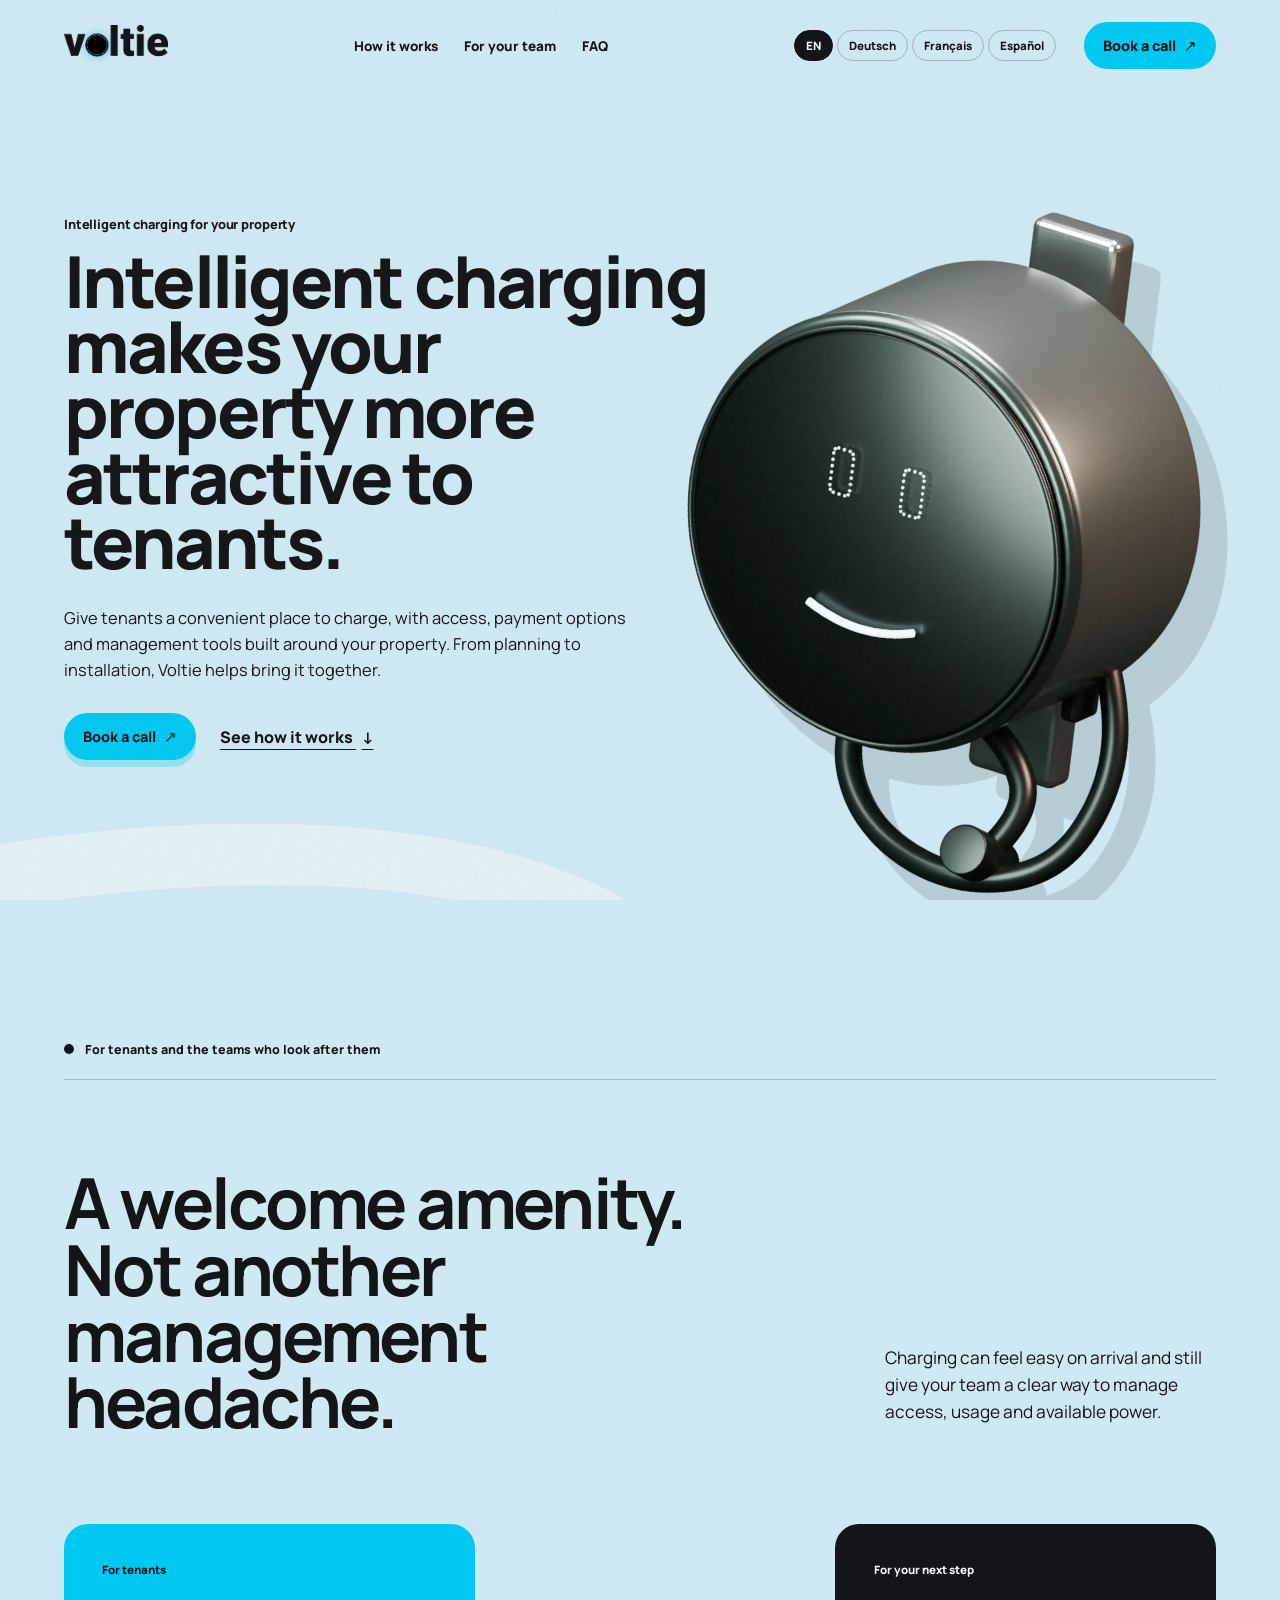
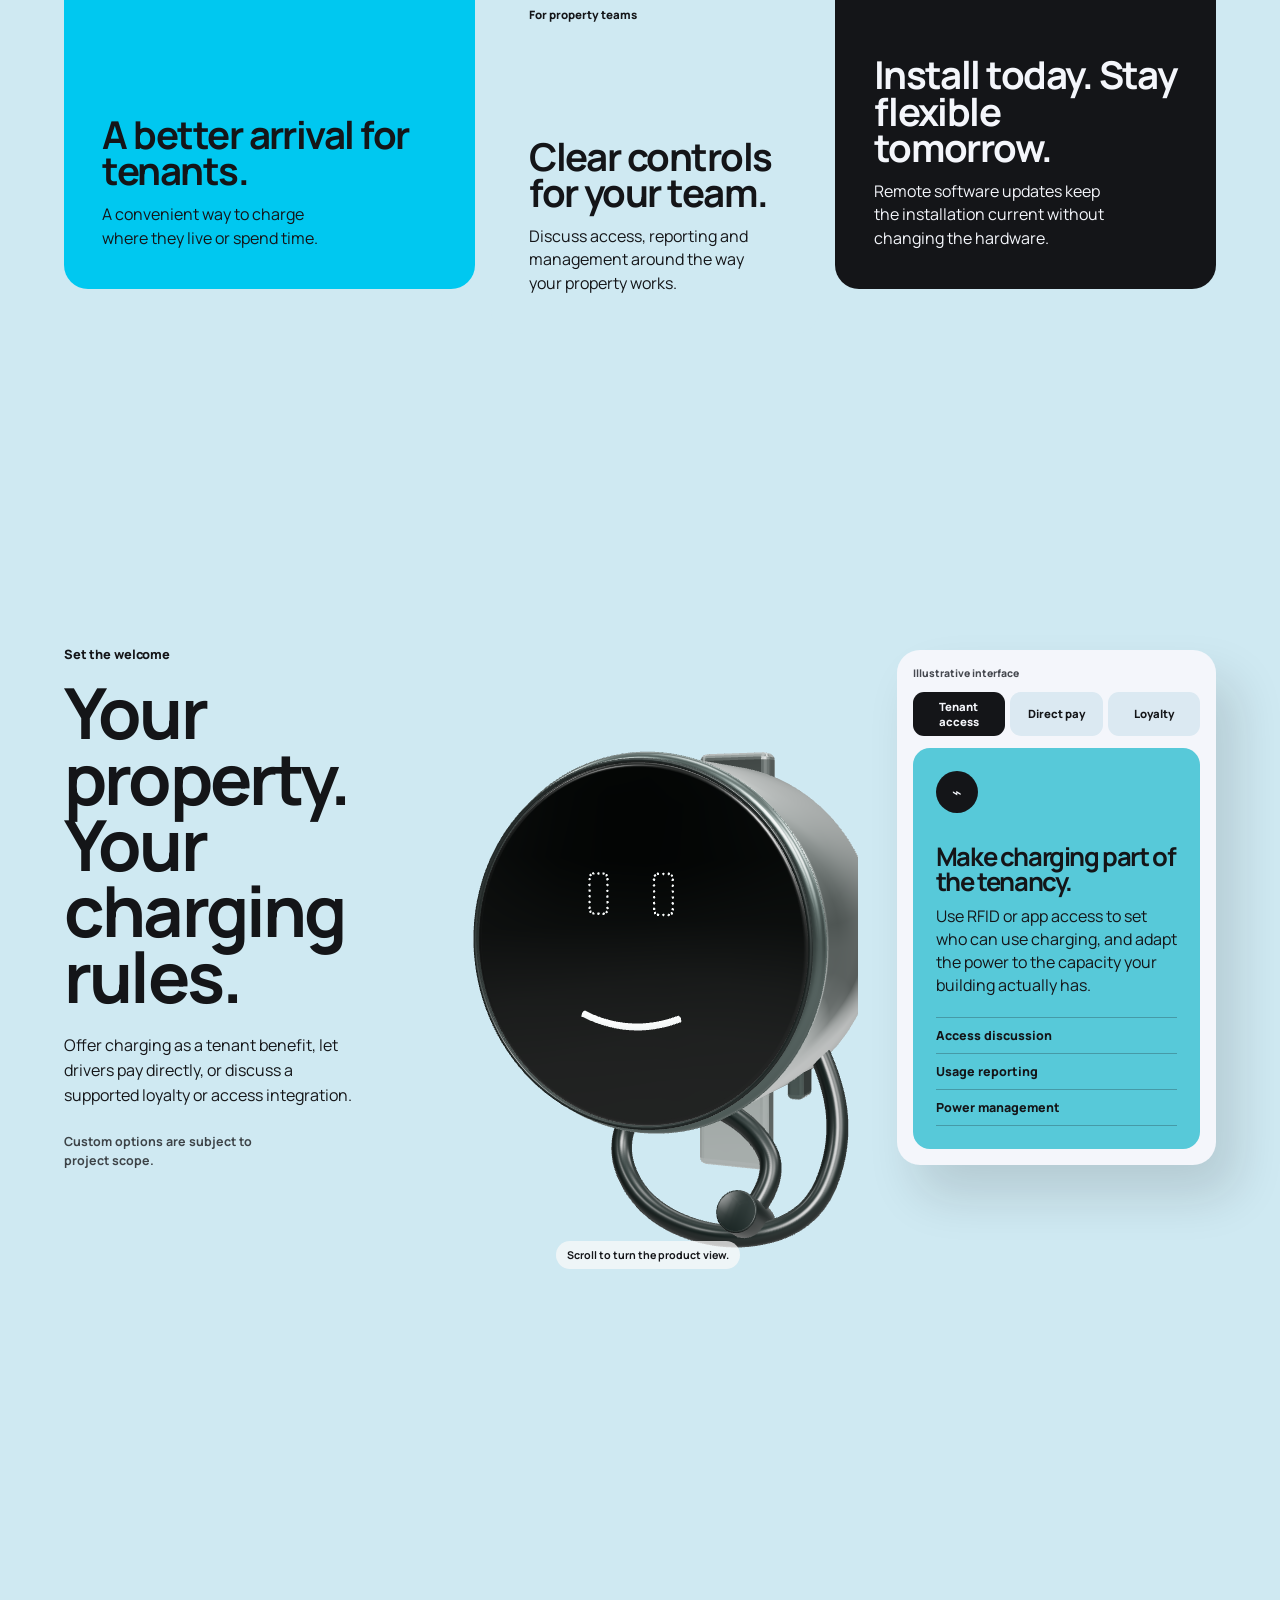
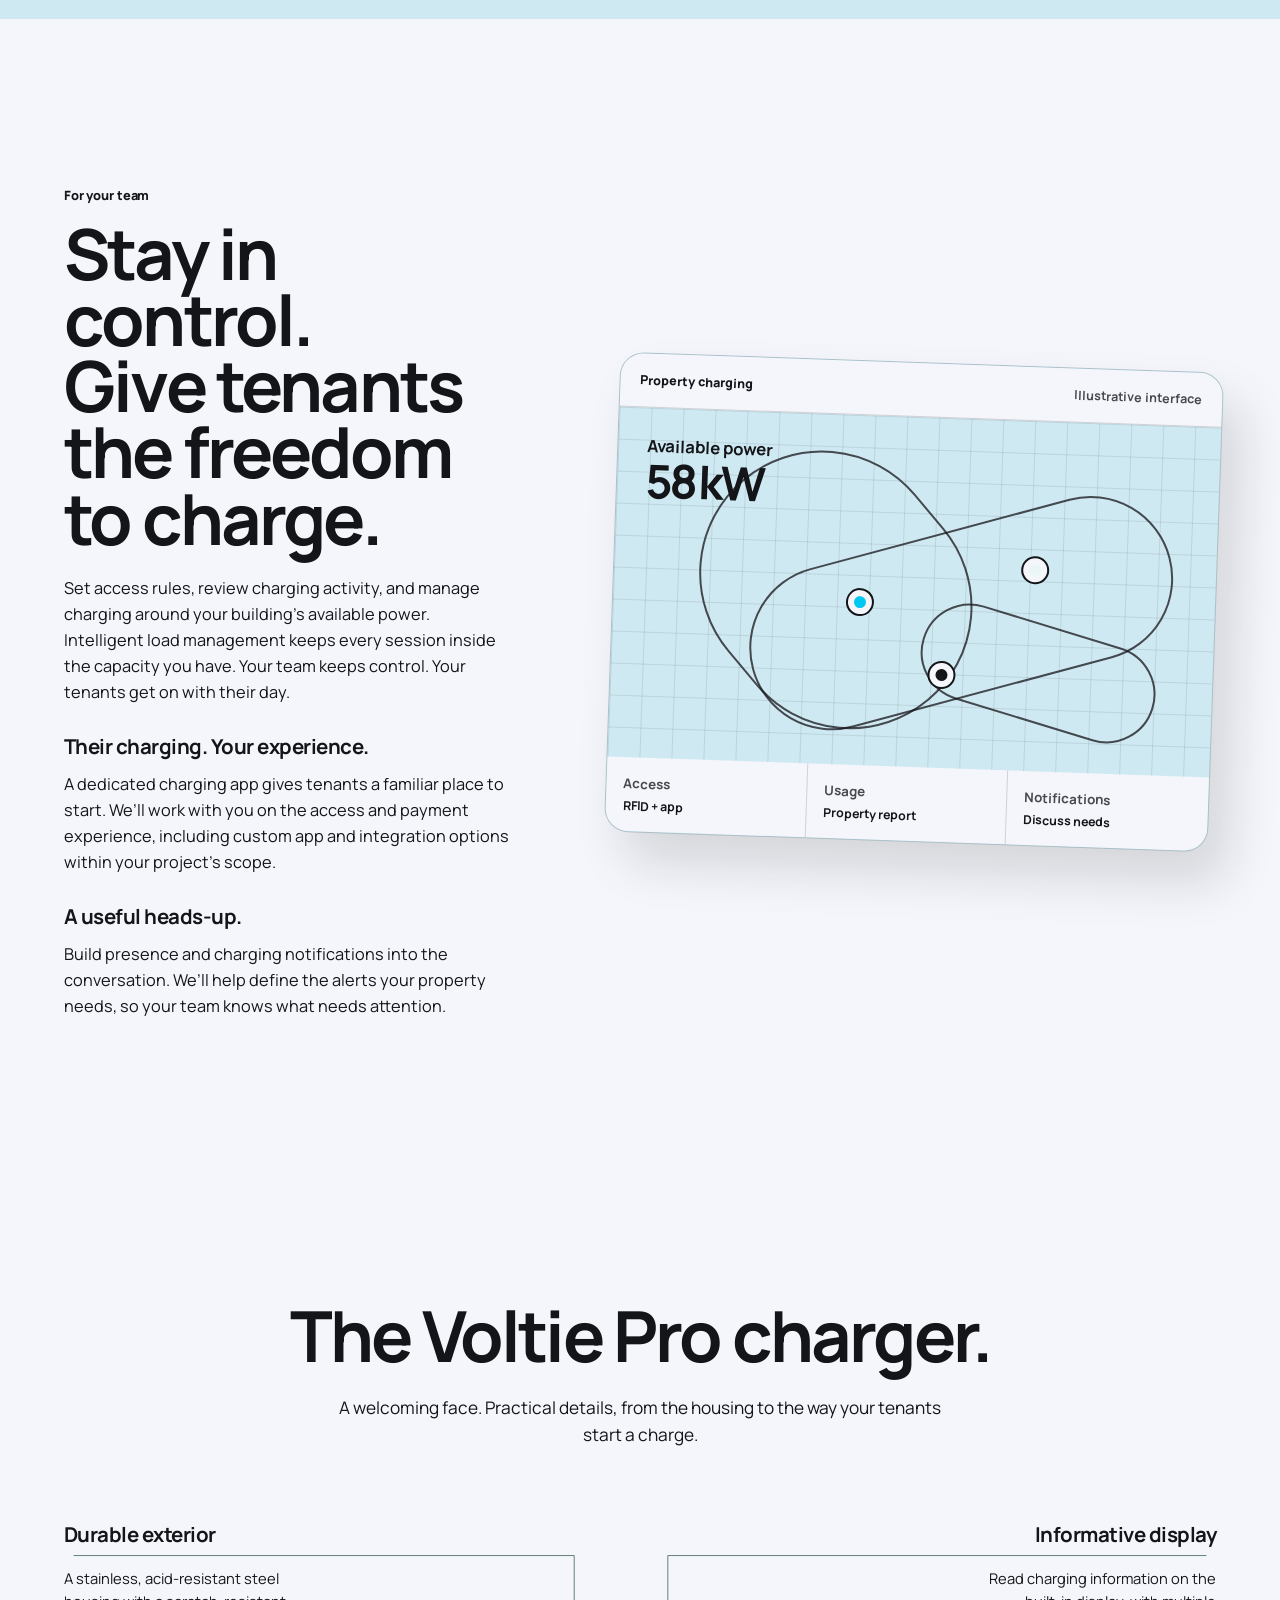
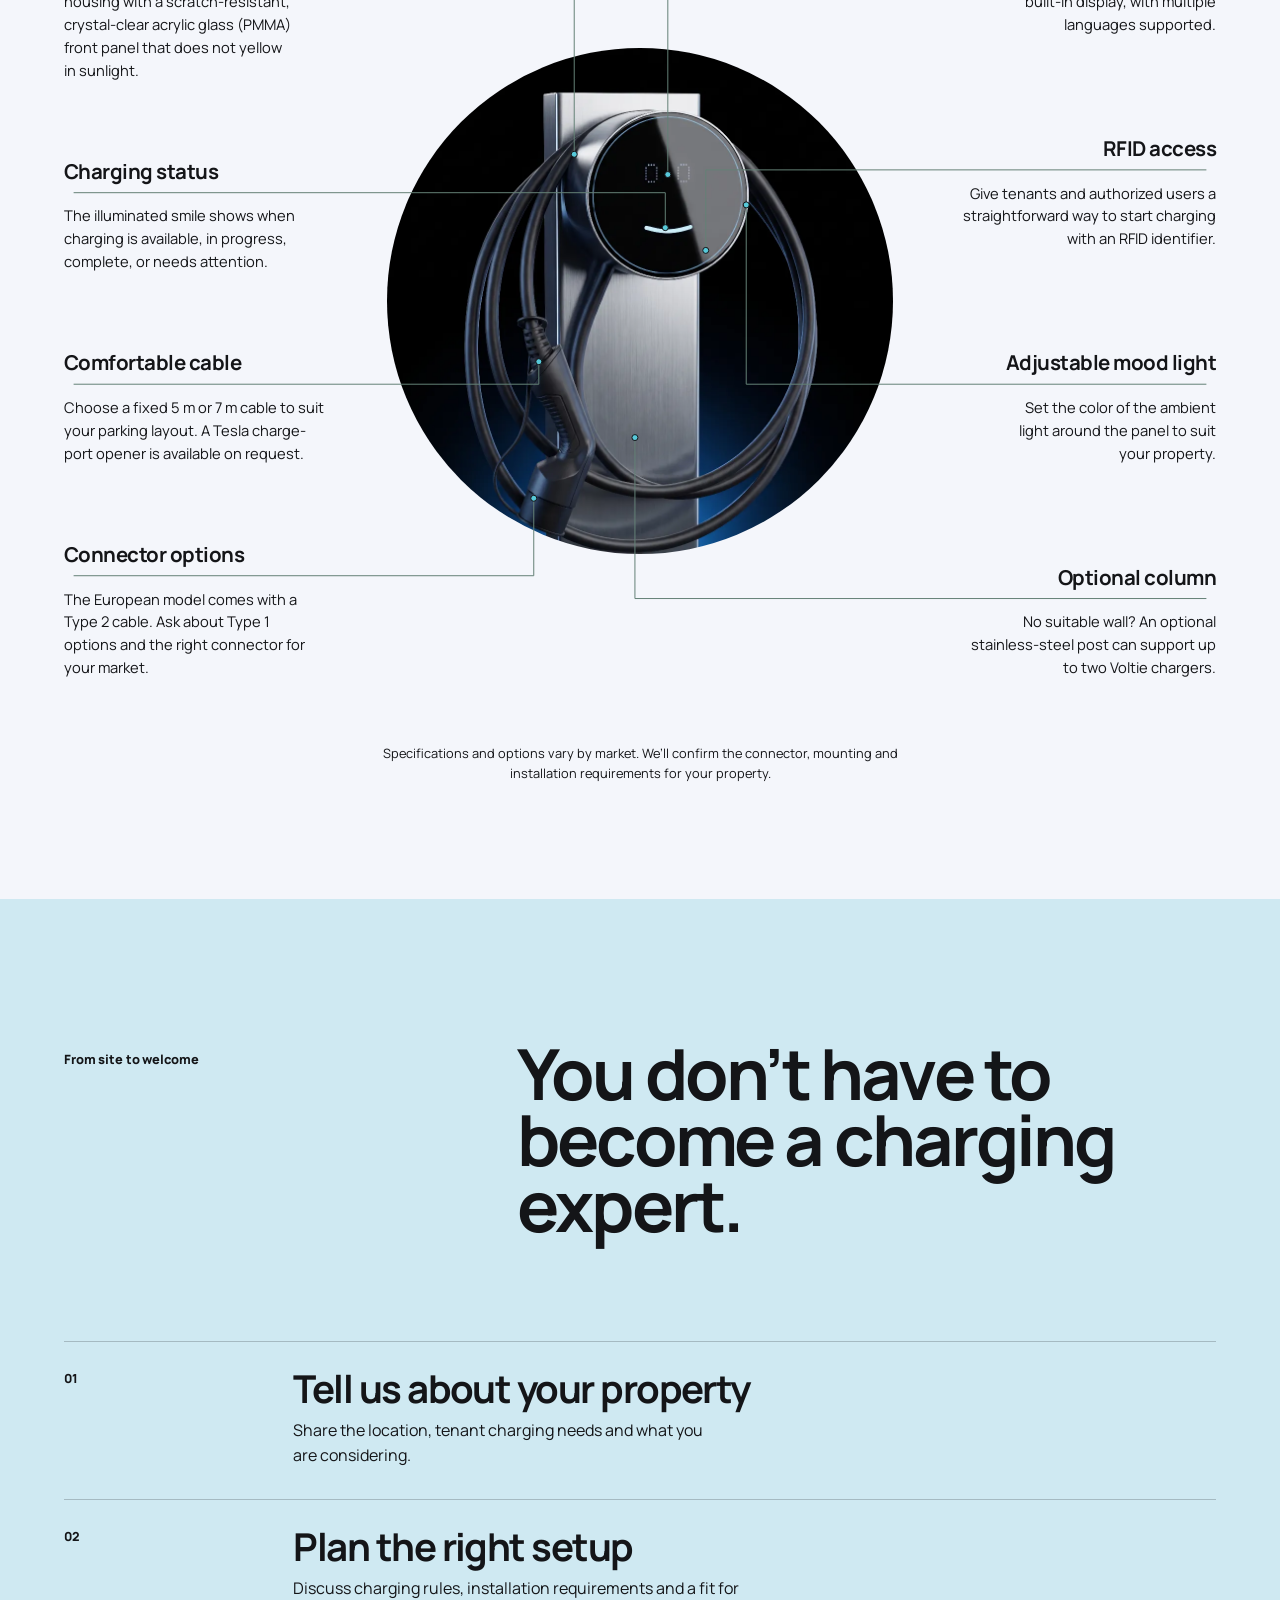
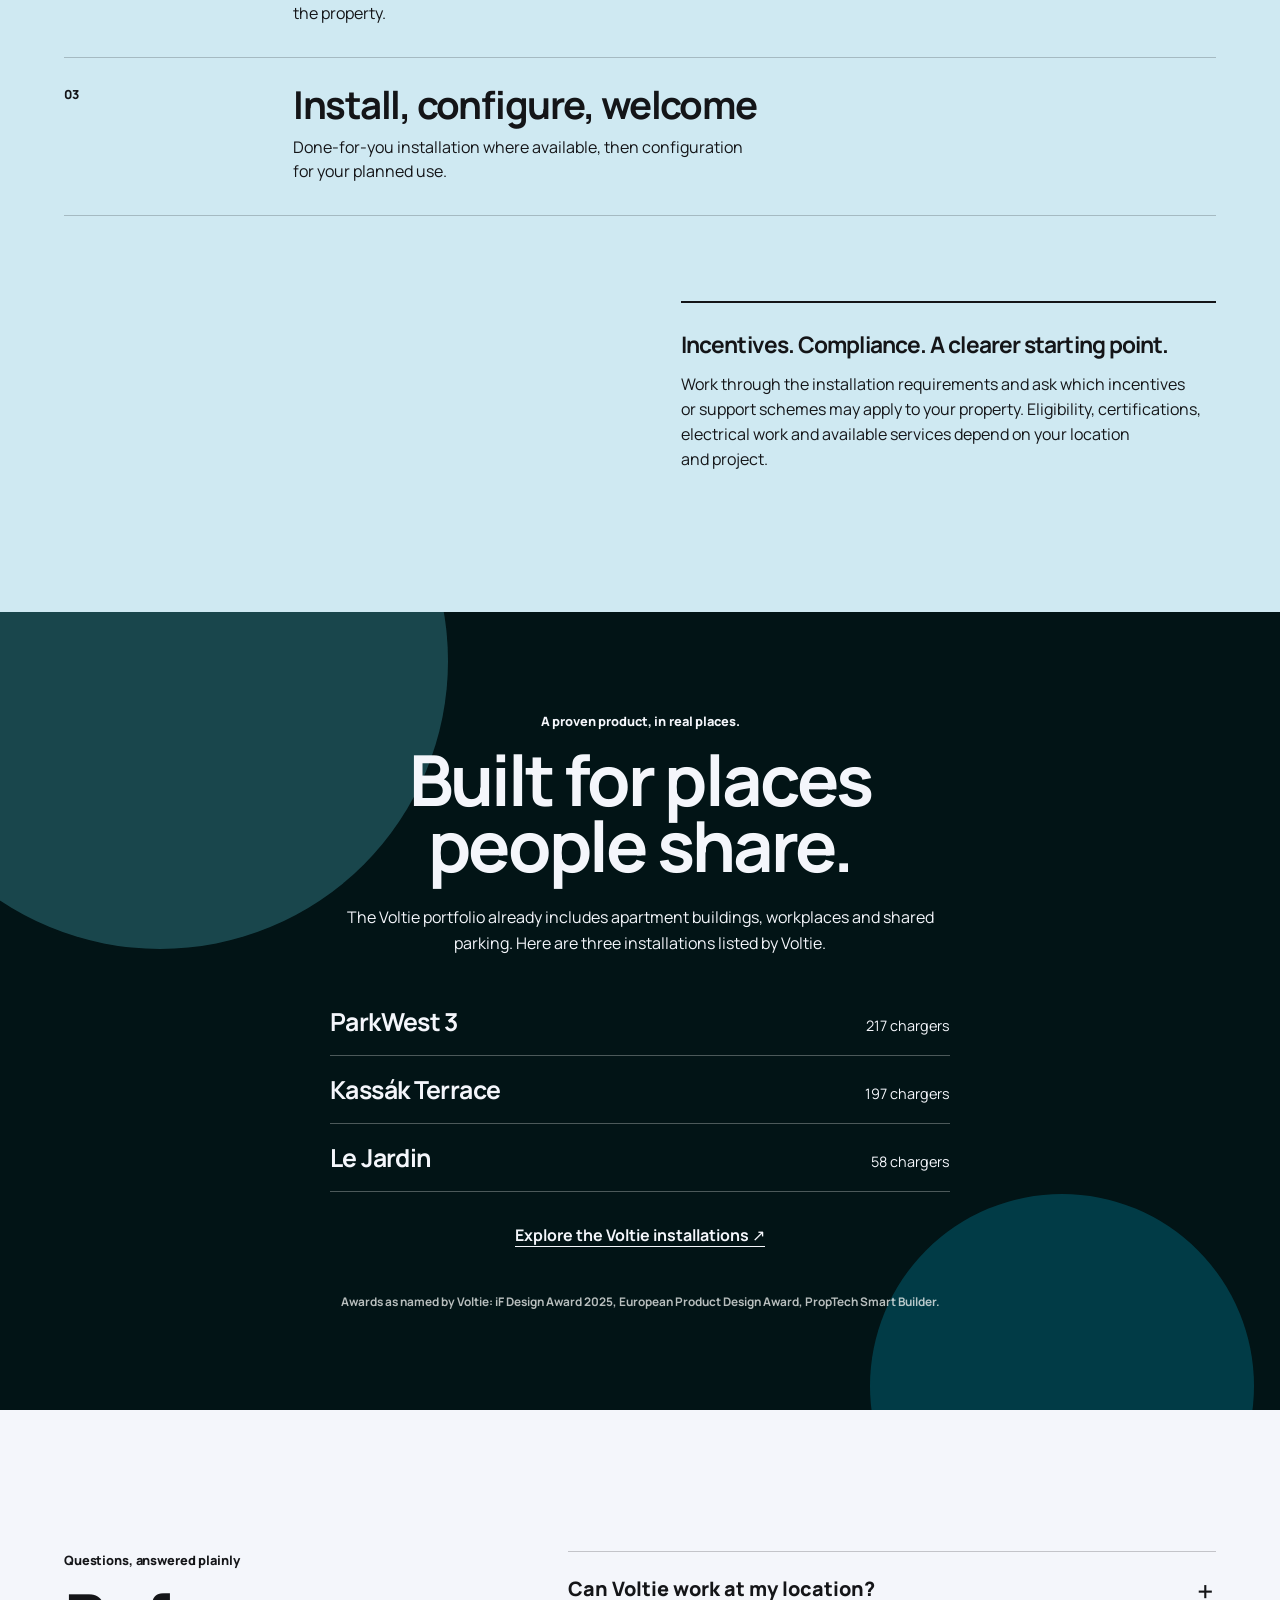
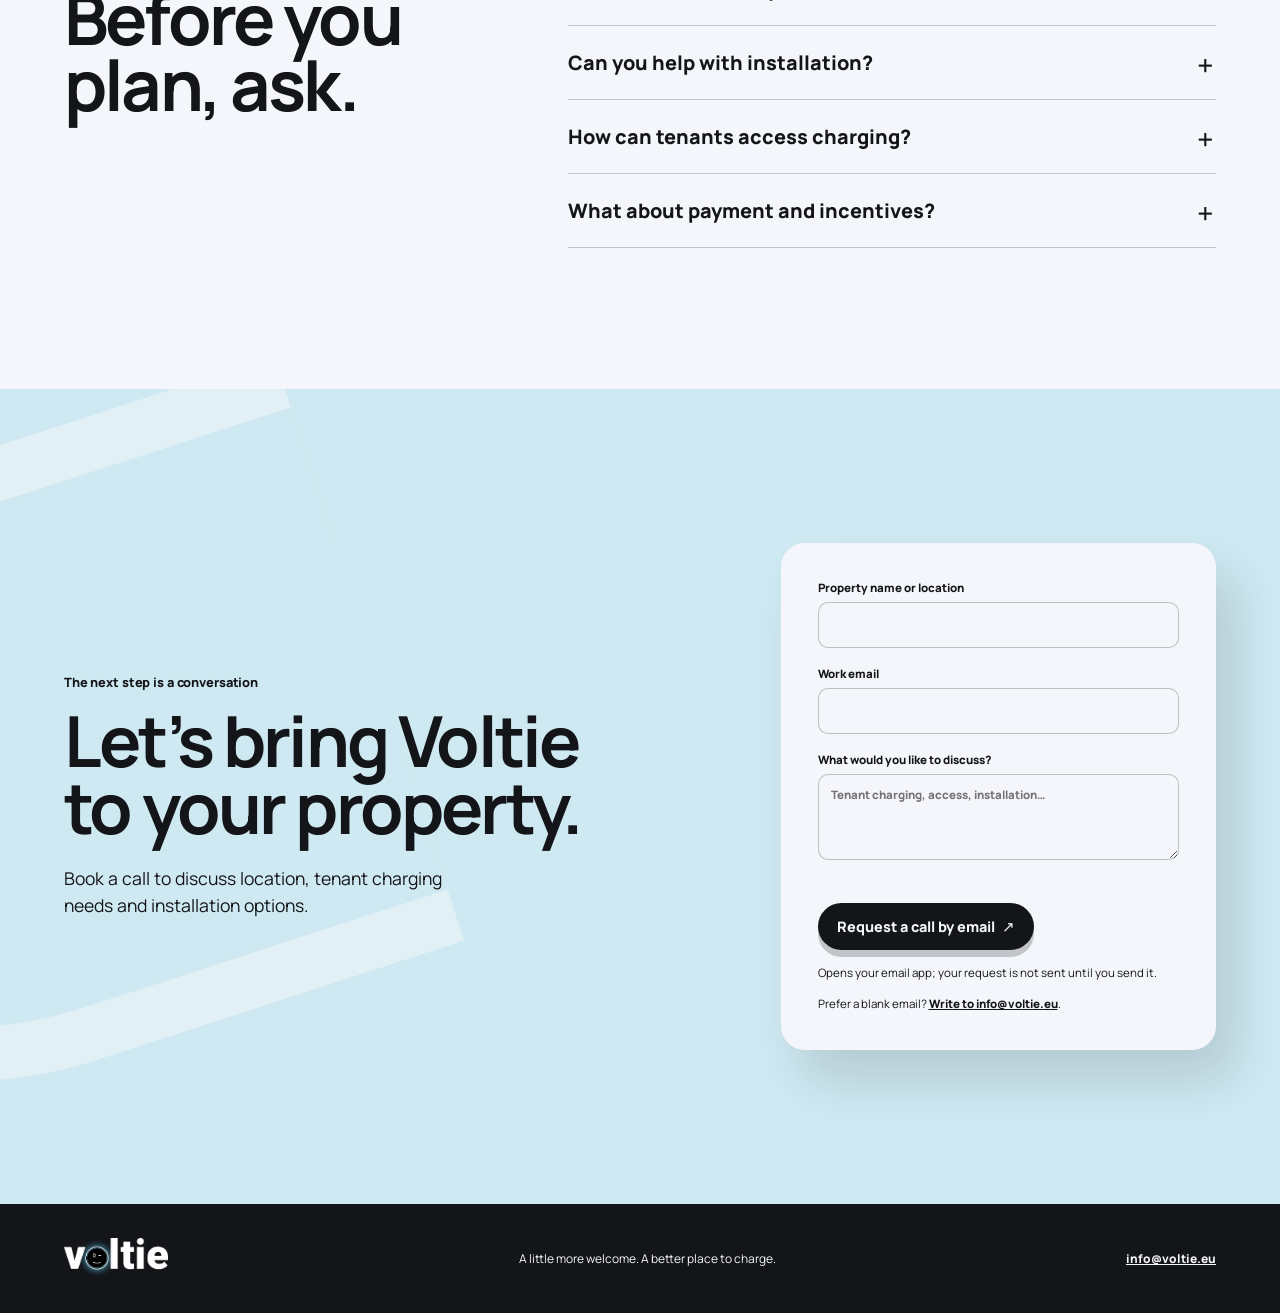
<file: voltie/index.html>
<!doctype html>
<html lang="en" data-theme="voltie">
  <head>
    <meta charset="UTF-8" />
    <meta name="viewport" content="width=device-width, initial-scale=1.0" />
    <meta name="theme-color" content="#141518" />
    <meta name="description" content="Voltie gives property teams intelligent EV charging: load management that respects the power you have, remote software updates, and a charger tenants are glad to use." />
    <title>Voltie — Intelligent EV charging for your property</title>
    <meta name="robots" content="noindex, nofollow" />
    <link rel="icon" href="../assets/voltie-favicon.png" type="image/png" />
    <link rel="preload" href="../fonts/manrope-variable.ttf" as="font" type="font/ttf" crossorigin />
    <script type="module" crossorigin src="../assets/main-CqvcAUKP.js"></script>
    <link rel="stylesheet" crossorigin href="../assets/main-XNggwgts.css">
  </head>
  <body>
    <a class="skip-link" href="#main">Skip to content</a>
    <div class="floods" aria-hidden="true"><div class="flood flood-mint"></div><div class="flood flood-coral"></div><div class="flood flood-yellow"></div><div class="flood flood-white"></div><div class="flood flood-forest"></div></div>
    <header class="site-header">
      <a class="logo" href="#top" aria-label="Voltie home"><img class="wordmark" src="../assets/voltie-wordmark-ink.png" alt="Voltie" width="1049" height="384" /></a>
      <nav class="desktop-nav" aria-label="Primary navigation"><a href="#how-it-works">How it works</a><a href="#control">For your team</a><a href="#faq">FAQ</a></nav>
      <nav class="lang-switch" aria-label="Language"><a href="../voltie/" hreflang="en" lang="en" data-locale="en" aria-current="page">EN</a><a href="../de/" hreflang="de" lang="de" data-locale="de">Deutsch</a><a href="../fr/" hreflang="fr" lang="fr" data-locale="fr">Français</a><a href="../es/" hreflang="es" lang="es" data-locale="es">Español</a></nav>
      <a class="nav-cta" href="#book-a-call">Book a call <span aria-hidden="true">↗</span></a>
      <details class="mobile-nav"><summary aria-label="Open navigation"><span></span><span></span></summary><nav aria-label="Mobile navigation"><a href="#how-it-works">How it works</a><a href="#control">For your team</a><a href="#faq">FAQ</a><a href="#book-a-call">Book a call</a><nav class="lang-switch lang-switch--menu" aria-label="Choose language"><a href="../voltie/" hreflang="en" lang="en" data-locale="en" aria-current="page">EN</a><a href="../de/" hreflang="de" lang="de" data-locale="de">Deutsch</a><a href="../fr/" hreflang="fr" lang="fr" data-locale="fr">Français</a><a href="../es/" hreflang="es" lang="es" data-locale="es">Español</a></nav></nav></details>
    </header>

    <main id="main">
      <section class="hero scene-mint" id="top" data-flood="mint">
        <div class="hero-copy">
          <p class="eyebrow">Intelligent charging for your property</p>
          <h1>Intelligent charging makes your property more attractive to tenants.</h1>
          <p class="hero-deck">Give tenants a convenient place to charge, with access, payment options and management tools built around your property. From planning to installation, Voltie helps bring it together.</p>
          <div class="hero-actions"><a class="button button-ink" href="#book-a-call">Book a call <span aria-hidden="true">↗</span></a><a class="text-link" href="#how-it-works">See how it works <span aria-hidden="true">↓</span></a></div>
        </div>
        <div class="hero-product" data-pointer-product aria-label="Approximate 3D visualization of the circular Voltie Pro charger" role="img">
          <picture class="hero-poster" aria-hidden="true"><source srcset="../assets/charger-poster.webp" type="image/webp" /><img src="../assets/charger-poster.png" width="1100" height="1100" alt="" fetchpriority="high" /></picture>
          <p class="product-note">A warm welcome. Down to the last detail.</p>
        </div>
        <div class="hero-swoop" aria-hidden="true"></div>
      </section>

      <section class="welcome scene-coral" id="how-it-works" data-flood="coral">
        <div class="section-topline"><span class="dot"></span><p>For tenants and the teams who look after them</p></div>
        <div class="welcome-heading"><h2>A welcome amenity.<br />Not another management headache.</h2><p>Charging can feel easy on arrival and still give your team a clear way to manage access, usage and available power.</p></div>
        <div class="statements" data-reveal-group>
          <article class="statement statement-one"><span>For tenants</span><h3>A better arrival for tenants.</h3><p>A convenient way to charge where they live or spend time.</p></article>
          <article class="statement statement-two"><span>For property teams</span><h3>Clear controls for your team.</h3><p>Discuss access, reporting and management around the way your property works.</p></article>
          <article class="statement statement-three"><span>For your next step</span><h3>Install today. Stay flexible tomorrow.</h3><p>Remote software updates keep the installation current without changing the hardware.</p></article>
        </div>
      </section>

      <section class="product-stage scene-mint" id="charging-rules" data-flood="mint">
        <div class="product-stage-sticky">
          <div class="stage-copy"><p class="eyebrow">Set the welcome</p><h2>Your property.<br />Your charging rules.</h2><p>Offer charging as a tenant benefit, let drivers pay directly, or discuss a supported loyalty or access integration.</p><p class="scope-note">Custom options are subject to project scope.</p></div>
          <div class="model-stage" id="model-stage">
            <picture class="model-poster" id="model-poster"><source srcset="../assets/charger-poster.webp" type="image/webp" /><img src="../assets/charger-poster.png" alt="Approximate 3D visualization of the circular Voltie Pro charger" /></picture>
            <div class="charger-art charger-art--stage" id="css-stage-product" aria-hidden="true"><div class="charger-body"><div class="charger-face"><span class="eye left"></span><span class="eye right"></span><span class="smile"></span></div></div><div class="charger-cable"></div></div>
            <canvas id="charger-canvas" aria-label="Interactive 3D approximation of the Voltie Pro charger"></canvas>
            <span class="model-status" id="model-status" aria-live="polite">Product view is illustrative.</span>
          </div>
          <div class="access-demo" aria-label="Illustrative access and payment demo">
            <p class="demo-label">Illustrative interface</p>
            <div class="demo-tabs" role="group" aria-label="Charging setup choice"><button type="button" class="demo-tab is-active" aria-pressed="true" data-demo="tenant">Tenant access</button><button type="button" class="demo-tab" aria-pressed="false" data-demo="pay">Direct pay</button><button type="button" class="demo-tab" aria-pressed="false" data-demo="loyalty">Loyalty</button></div>
            <div class="demo-screen" id="demo-screen"><div class="demo-icon" aria-hidden="true">⌁</div><h3>Make charging part of the tenancy.</h3><p>Use RFID or app access to set who can use charging, and adapt the power to the capacity your building actually has.</p><ul><li>Access discussion</li><li>Usage reporting</li><li>Power management</li></ul></div>
          </div>
        </div>
      </section>

      <section class="control scene-white" id="control" data-flood="white">
        <div class="control-copy"><p class="eyebrow">For your team</p><h2>Stay in control.<br />Give tenants the freedom to charge.</h2><p>Set access rules, review charging activity, and manage charging around your building’s available power. Intelligent load management keeps every session inside the capacity you have. Your team keeps control. Your tenants get on with their day.</p><h3 class="feature-heading">Their charging. Your experience.</h3><p>A dedicated charging app gives tenants a familiar place to start. We’ll work with you on the access and payment experience, including custom app and integration options within your project’s scope.</p><h3 class="feature-heading">A useful heads-up.</h3><p>Build presence and charging notifications into the conversation. We’ll help define the alerts your property needs, so your team knows what needs attention.</p></div>
        <div class="concept-ui" aria-label="Illustrative property management interface"><div class="concept-head"><span>Property charging</span><b>Illustrative interface</b></div><div class="concept-map"><span class="map-line a"></span><span class="map-line b"></span><span class="map-line c"></span><i class="map-dot one"></i><i class="map-dot two"></i><i class="map-dot three"></i><strong>Available power<br /><em>58 kW</em></strong></div><div class="concept-footer"><div><small>Access</small><b>RFID + app</b></div><div><small>Usage</small><b>Property report</b></div><div><small>Notifications</small><b>Discuss needs</b></div></div></div>
      </section>

      <section class="hardware scene-white" id="voltie-charger" data-flood="white" aria-labelledby="hardware-title">
        <header class="hardware-header"><h2 id="hardware-title">The Voltie Pro charger.</h2><p>A welcoming face. Practical details, from the housing to the way your tenants start a charge.</p></header>
        <div class="hardware-diagram">
          <figure class="hardware-visual"><img src="../assets/voltie-charger-details.webp" width="1024" height="1024" loading="lazy" decoding="async" alt="Voltie Pro circular charger with its illuminated smile, coiled cable and stainless-steel mounting column" /></figure>
          <svg class="hardware-leaders" aria-hidden="true" focusable="false"></svg>
          <div class="hardware-column hardware-left">
            <article class="hardware-callout" data-pin=".37,.21"><h3>Durable exterior</h3><p>A stainless, acid-resistant steel housing with a scratch-resistant, crystal-clear acrylic glass (PMMA) front panel that does not yellow in sunlight.</p></article>
            <article class="hardware-callout" data-pin=".55,.355"><h3>Charging status</h3><p>The illuminated smile shows when charging is available, in progress, complete, or needs attention.</p></article>
            <article class="hardware-callout" data-pin=".30,.62"><h3>Comfortable cable</h3><p>Choose a fixed 5 m or 7 m cable to suit your parking layout. A Tesla charge-port opener is available on request.</p></article>
            <article class="hardware-callout" data-pin=".29,.89"><h3>Connector options</h3><p>The European model comes with a Type 2 cable. Ask about Type 1 options and the right connector for your market.</p></article>
          </div>
          <div class="hardware-column hardware-right">
            <article class="hardware-callout" data-pin=".555,.25"><h3>Informative display</h3><p>Read charging information on the built-in display, with multiple languages supported.</p></article>
            <article class="hardware-callout" data-pin=".63,.40"><h3>RFID access</h3><p>Give tenants and authorized users a straightforward way to start charging with an RFID identifier.</p></article>
            <article class="hardware-callout" data-pin=".71,.31"><h3>Adjustable mood light</h3><p>Set the color of the ambient light around the panel to suit your property.</p></article>
            <article class="hardware-callout" data-pin=".49,.77"><h3>Optional column</h3><p>No suitable wall? An optional stainless-steel post can support up to two Voltie chargers.</p></article>
          </div>
        </div>
        <p class="hardware-note">Specifications and options vary by market. We’ll confirm the connector, mounting and installation requirements for your property.</p>
      </section>

      <section class="process scene-yellow" data-flood="yellow">
        <div class="process-intro"><p class="eyebrow">From site to welcome</p><h2>You don’t have to become a charging expert.</h2></div>
        <ol class="steps">
        <li><span>01</span><div><h3>Tell us about your property</h3><p>Share the location, tenant charging needs and what you are considering.</p></div></li>
        <li><span>02</span><div><h3>Plan the right setup</h3><p>Discuss charging rules, installation requirements and a fit for the property.</p></div></li>
        <li><span>03</span><div><h3>Install, configure, welcome</h3><p>Done-for-you installation where available, then configuration for your planned use.</p></div></li>
        </ol>
        <aside class="requirements"><h3>Incentives. Compliance. A clearer starting point.</h3><p>Work through the installation requirements and ask which incentives or support schemes may apply to your property. Eligibility, certifications, electrical work and available services depend on your location and project.</p></aside>
      </section>

      <section class="proof scene-forest" id="proof" data-flood="forest">
        <div class="proof-orb orb-one" aria-hidden="true"></div><div class="proof-orb orb-two" aria-hidden="true"></div>
        <p class="eyebrow">A proven product, in real places.</p><h2>Built for places<br />people share.</h2><p class="proof-copy">The Voltie portfolio already includes apartment buildings, workplaces and shared parking. Here are three installations listed by Voltie.</p><ul class="project-proof"><li><strong>ParkWest 3</strong><span>217 chargers</span></li><li><strong>Kassák Terrace</strong><span>197 chargers</span></li><li><strong>Le Jardin</strong><span>58 chargers</span></li></ul><a class="proof-link" href="https://www.voltie.eu/en/references" target="_blank" rel="noopener noreferrer">Explore the Voltie installations <span aria-hidden="true">↗</span></a><p class="award-note">Awards as named by Voltie: iF Design Award 2025, European Product Design Award, PropTech Smart Builder.</p>
      </section>

      <section class="faq scene-white" id="faq" data-flood="white"><div class="faq-head"><p class="eyebrow">Questions, answered plainly</p><h2>Before you plan, ask.</h2></div><div class="faq-list"><details><summary>Can Voltie work at my location?</summary><p>Availability, installation scope and local requirements vary. Share your property details and ask what is possible in your location.</p></details><details><summary>Can you help with installation?</summary><p>Voltie can help plan installation and offer done-for-you installation where available. The exact electrical work and services depend on the project location and scope.</p></details><details><summary>How can tenants access charging?</summary><p>Discuss RFID and app access for tenant charging. The right setup depends on how you want access to work at the property.</p></details><details><summary>What about payment and incentives?</summary><p>Drivers may be able to pay directly depending on the project setup. Ask about payment options, local incentives and requirements; no eligibility or incentive outcome is guaranteed.</p></details></div></section>

      <section class="door scene-coral" id="book-a-call" data-flood="coral"><div class="door-copy"><p class="eyebrow">The next step is a conversation</p><h2>Let’s bring Voltie to your property.</h2><p>Book a call to discuss location, tenant charging needs and installation options.</p><div class="door-arc" aria-hidden="true"></div></div><form class="call-form" id="call-form" novalidate><label>Property name or location<input name="property" autocomplete="organization" required /></label><label>Work email<input name="email" type="email" autocomplete="email" required /></label><label>What would you like to discuss?<textarea name="message" rows="4" placeholder="Tenant charging, access, installation…" required></textarea></label><p class="form-error" id="form-error" role="alert"></p><button class="button button-ink" type="submit">Request a call by email <span aria-hidden="true">↗</span></button><p class="form-note">Opens your email app; your request is not sent until you send it.</p><p class="form-fallback">Prefer a blank email? <a href="mailto:info@voltie.eu?subject=Voltie%20property%20charging%20request%20%E2%80%94%20">Write to info@voltie.eu</a>.</p></form></section>
    </main>
    <footer><a class="logo" href="#top" aria-label="Voltie back to top"><img class="wordmark" src="../assets/voltie-wordmark.png" alt="Voltie" width="1049" height="384" /></a><p>A little more welcome. A better place to charge.</p><a href="mailto:info@voltie.eu">info@voltie.eu</a></footer>
    <script type="application/json" id="volt-locale">{"demo":{"tabs":[{"id":"tenant","label":"Tenant access"},{"id":"pay","label":"Direct pay"},{"id":"loyalty","label":"Loyalty"}],"screens":{"tenant":{"title":"Make charging part of the tenancy.","copy":"Use RFID or app access to set who can use charging, and adapt the power to the capacity your building actually has.","items":["Access discussion","Usage reporting","Power management"],"icon":"⌁"},"pay":{"title":"Let drivers pay directly.","copy":"Discuss a direct-pay setup that fits the property and the planned charging experience.","items":["Direct-pay discussion","Access options","Project-scope setup"],"icon":"↗"},"loyalty":{"title":"Explore a loyalty or access connection.","copy":"Discuss supported loyalty or access integration options for the way your property works.","items":["Integration discussion","Tenant access","Scope confirmation"],"icon":"◎"}}},"form":{"error":"Add your property, a valid email and a short note before opening your email app.","subject":"Voltie property charging request — {property}","body":"Hello Voltie team,\n\nProperty: {property}\nEmail: {email}\n\nWhat I would like to discuss:\n{message}\n\nPlease contact me about a call."},"model":{"scroll":"Scroll to turn the product view.","product":"Product view","fallback":"Static product view shown while the 3D model is unavailable."}}</script>
  </body>
</html>
</file>
<file: assets/main-XNggwgts.css>
:root{--mint: #b7e2d0;--ink: #193b32;--coral: #f3a28e;--yellow: #f4d87c;--white: #f8f9f8;--forest: #193b32;--muted: #416359;--line: rgb(25 59 50 / 22%);--ease-out: cubic-bezier(.23, 1, .32, 1);--ease-morph: cubic-bezier(.77, 0, .175, 1);--shadow: 20px 30px 50px rgb(25 59 50 / 15%);--page-pad: clamp(20px, 5vw, 80px);font-family:Manrope,Arial,sans-serif;color:var(--ink);background:var(--mint);font-synthesis:none}*{box-sizing:border-box}html{scroll-behavior:smooth}body{margin:0;min-width:320px;overflow-x:hidden;background:var(--mint);color:var(--ink)}body:after{content:"";position:fixed;inset:0;pointer-events:none;z-index:20;opacity:.045;background-image:url("data:image/svg+xml,%3Csvg viewBox='0 0 180 180' xmlns='http://www.w3.org/2000/svg'%3E%3Cfilter id='n'%3E%3CfeTurbulence type='fractalNoise' baseFrequency='.8' numOctaves='3' stitchTiles='stitch'/%3E%3C/filter%3E%3Crect width='100%25' height='100%25' filter='url(%23n)' opacity='.75'/%3E%3C/svg%3E")}a{color:inherit}button,input,textarea{font:inherit}button,summary{cursor:pointer}:focus-visible{outline:3px solid var(--ink);outline-offset:4px}.skip-link{position:fixed;top:10px;left:10px;z-index:200;transform:translateY(-200%);background:var(--white);padding:12px 16px;border-radius:8px;font-weight:800}.skip-link:focus{transform:translateY(0)}.floods{position:fixed;inset:0;z-index:0;background:var(--mint)}body>main,body>footer{position:relative;z-index:1}.flood{position:absolute;inset:0;opacity:0;transition:opacity .65s var(--ease-out)}.flood-mint{background:var(--mint);opacity:1}.flood-coral{background:var(--coral)}.flood-yellow{background:var(--yellow)}.flood-white{background:var(--white)}.flood-forest{background:var(--forest)}.site-header{position:absolute;z-index:30;top:0;left:0;right:0;display:flex;align-items:center;gap:28px;padding:22px var(--page-pad)}.logo{display:inline-flex;align-items:center;gap:.015em;text-decoration:none;font-size:clamp(1.7rem,2.5vw,2.15rem);line-height:1;letter-spacing:-.095em;font-weight:800;white-space:nowrap}.logo-device{display:inline-grid;place-items:center;width:.84em;height:.84em;margin:0 .018em;border:.073em solid currentColor;border-radius:50%;position:relative;transform:translateY(.01em)}.logo-device:before{content:"";position:absolute;inset:.09em;border-radius:50%;box-shadow:inset 0 0 0 .04em #75d9e1}.logo-device b{width:.31em;height:.065em;border-radius:50%;border-bottom:.045em solid currentColor;position:absolute;bottom:.19em}.logo-device i{width:.35em;height:.1em;position:absolute;top:.32em;border-left:.045em solid currentColor;border-right:.045em solid currentColor}.desktop-nav{display:flex;gap:clamp(16px,2vw,32px);margin-left:auto}.desktop-nav a{text-decoration:none;font-size:.84rem;font-weight:800}.desktop-nav a:hover{text-decoration:underline;text-underline-offset:.3em}.nav-cta,.button{display:inline-flex;align-items:center;justify-content:center;gap:.55em;min-height:46px;border:0;border-radius:999px;padding:13px 19px;font-size:.9rem;font-weight:800;text-decoration:none;transition:transform .14s var(--ease-out),background-color .14s ease,color .14s ease,box-shadow .14s ease}.nav-cta{background:var(--coral)}.nav-cta span,.button span{font-size:1.05em}.nav-cta:active,.button:active{transform:translateY(1px) scale(.975)}.mobile-nav{display:none;margin-left:auto;position:relative}.mobile-nav summary{list-style:none;width:46px;height:46px;border-radius:50%;display:grid;align-content:center;justify-content:center;gap:5px;background:var(--white)}.mobile-nav summary::-webkit-details-marker{display:none}.mobile-nav summary span{display:block;width:18px;height:2px;background:var(--ink)}.mobile-nav nav{position:absolute;right:0;top:calc(100% + 9px);width:210px;padding:12px;border-radius:17px;background:var(--white);box-shadow:var(--shadow)}.mobile-nav nav a{display:block;padding:12px;border-radius:10px;text-decoration:none;font-weight:800}.mobile-nav nav a:hover{background:var(--mint)}section{position:relative;scroll-margin-top:86px}.scene-mint{background:var(--mint)}.scene-coral{background:var(--coral)}.scene-yellow{background:var(--yellow)}.scene-white{background:var(--white)}.scene-forest{background:var(--forest);color:var(--white)}.js .scene-mint,.js .scene-coral,.js .scene-yellow,.js .scene-white,.js .scene-forest{background:transparent}.hero{min-height:max(760px,100svh);display:flex;align-items:center;padding:145px var(--page-pad) 70px;overflow:hidden;isolation:isolate}.hero-copy{width:56%;max-width:790px;position:relative;z-index:2}.eyebrow{margin:0 0 16px;font-size:.8rem;font-weight:800;letter-spacing:-.01em}.hero h1,h2,h3,p{text-wrap:pretty}.hero h1{margin:0;max-width:780px;font-size:clamp(4.5rem,8vw,7.45rem);line-height:.91;letter-spacing:-.04em;font-weight:800}.hero-deck{max-width:590px;margin:30px 0;font-size:clamp(1.03rem,1.25vw,1.22rem);line-height:1.58}.hero-actions{display:flex;align-items:center;gap:24px}.button-ink{background:var(--ink);color:var(--white);box-shadow:0 7px #193b3238}.button-ink:hover{background:#254f44;transform:translateY(-2px);box-shadow:0 9px #193b3238}.button-ink:active{box-shadow:0 3px #193b3238}.text-link{font-weight:800;text-decoration-thickness:1px;text-underline-offset:.35em}.text-link span{margin-left:.35em}.hero-product{position:absolute;z-index:1;width:min(43vw,650px);aspect-ratio:.88;right:max(3vw,38px);bottom:-8vw;display:grid;place-items:center;filter:drop-shadow(27px 33px 0 rgb(25 59 50 / 13%))}.product-note{position:absolute;right:0;bottom:2%;margin:0;font-size:.67rem;font-weight:700;color:#193b32b8}.charger-art{width:100%;height:100%;position:relative;display:grid;place-items:center}.charger-body{width:84%;aspect-ratio:.92;position:relative;border-radius:50% 50% 45% 45%;background:radial-gradient(circle at 37% 25%,#fff 0 1.5%,#dae5e2 9%,#6e8179 36%,#24332e 60%,#84958e 71%,#eff4f2 77%,#3b4b45 89%);box-shadow:inset -18px -17px 20px #0000004d,inset 18px 14px 19px #ffffff52;display:grid;place-items:center;transform:rotate(-8deg)}.charger-face{width:69%;aspect-ratio:1;border-radius:50%;position:relative;background:#0d1715;border:clamp(4px,.62vw,8px) solid #667e75;box-shadow:inset 0 0 0 clamp(2px,.27vw,4px) #7ddae2,0 6px #00000040}.charger-face .eye{position:absolute;top:36%;width:7%;height:11%;border:2px solid #f8f9f8;border-radius:2px}.charger-face .left{left:31%}.charger-face .right{left:54%;width:9%;height:2px;top:41%;border-width:0 0 2px}.charger-face .smile{position:absolute;left:36%;top:51%;width:30%;height:18%;border-bottom:2px solid #f8f9f8;border-radius:0 0 50% 50%;transform:rotate(3deg)}.charger-cable{position:absolute;width:39%;height:44%;border:clamp(8px,1.1vw,14px) solid #172521;border-left:0;border-bottom:0;border-radius:0 90% 0 0;bottom:0;left:0;transform:translate(-18%,12%) rotate(5deg)}.hero-swoop{position:absolute;z-index:-1;width:75vw;height:31vw;left:-20vw;bottom:-23vw;border:min(5vw,78px) solid rgb(248 249 248 / 47%);border-left:0;border-radius:0 80% 0 0;transform:rotate(-12deg)}.welcome{padding:clamp(80px,11vw,150px) var(--page-pad)}.section-topline{display:flex;align-items:center;gap:11px;padding-bottom:21px;border-bottom:1px solid var(--line);font-size:.78rem;font-weight:800}.section-topline p{margin:0}.dot{width:10px;height:10px;border-radius:50%;background:var(--ink)}.welcome-heading{display:grid;grid-template-columns:1.15fr .55fr;gap:10vw;padding:clamp(46px,7vw,90px) 0}.welcome h2,.product-stage h2,.control h2,.process h2,.proof h2,.faq h2,.door h2{margin:0;font-size:clamp(2.9rem,5.5vw,6rem);letter-spacing:-.04em;line-height:.94}.welcome-heading>p{align-self:end;max-width:380px;font-size:1.08rem;line-height:1.55;margin:0 0 .5em}.statements{display:grid;grid-template-columns:1.1fr .88fr 1.02fr;gap:16px;align-items:stretch}.statement{display:flex;flex-direction:column;min-height:315px;padding:clamp(22px,3vw,40px);border-radius:24px;color:var(--ink)}.statement span{font-size:.72rem;font-weight:800}.statement h3{margin:auto 0 14px;font-size:clamp(1.8rem,3vw,3.1rem);line-height:.94;letter-spacing:-.04em}.statement p{margin:0;max-width:24ch;line-height:1.47}.statement-one{background:var(--yellow)}.statement-two{min-height:365px;background:var(--mint);transform:translateY(45px)}.statement-three{background:var(--white)}.product-stage{min-height:310vh}.product-stage-sticky{min-height:100svh;padding:116px var(--page-pad) 60px;display:grid;grid-template-columns:.8fr 1fr .76fr;align-items:center;gap:clamp(16px,3vw,52px);overflow:hidden}.stage-copy{align-self:center}.stage-copy>p:not(.eyebrow){max-width:30ch;line-height:1.55;margin:24px 0 0}.scope-note{font-size:.78rem;font-weight:700;opacity:.78}.model-stage{position:relative;min-height:min(70vh,650px);align-self:stretch;isolation:isolate}.model-stage canvas,.model-poster,.charger-art--stage{position:absolute;inset:0;width:100%;height:100%}.model-stage canvas{z-index:2;opacity:0;transition:opacity .22s var(--ease-out)}.model-stage.is-model-ready canvas{opacity:1}.model-stage.is-model-ready .model-poster,.model-stage.is-model-ready .charger-art--stage{opacity:0}.model-poster{z-index:1;margin:0;display:grid;place-items:center;transition:opacity .22s var(--ease-out)}.model-poster img{max-width:100%;max-height:100%;object-fit:contain}.charger-art--stage{z-index:0;transform:scale(.9);transition:opacity .22s var(--ease-out)}.model-status{position:absolute;z-index:3;bottom:0;left:50%;transform:translate(-50%);padding:7px 11px;border-radius:999px;background:#f8f9f8bf;font-size:.67rem;font-weight:700;white-space:nowrap}.access-demo{background:var(--white);border-radius:23px;padding:16px;box-shadow:var(--shadow);align-self:center}.demo-label{margin:0 0 12px;color:var(--muted);font-size:.65rem;font-weight:800}.demo-tabs{display:grid;grid-template-columns:repeat(3,1fr);gap:5px}.demo-tab{min-height:44px;padding:7px;border:0;border-radius:11px;color:var(--ink);background:#deede7;font-size:.71rem;font-weight:800;transition:color .14s ease,background-color .14s ease,transform .14s var(--ease-out)}.demo-tab[aria-pressed=true]{color:var(--white);background:var(--ink)}.demo-tab:active{transform:scale(.97)}.demo-screen{min-height:295px;margin-top:12px;padding:23px;border-radius:17px;background:var(--yellow)}.demo-icon{width:42px;height:42px;display:grid;place-items:center;border-radius:50%;color:var(--white);background:var(--ink);font-weight:800}.demo-screen h3{margin:31px 0 11px;font-size:1.6rem;line-height:.98;letter-spacing:-.055em}.demo-screen p{line-height:1.45;margin:0 0 20px}.demo-screen ul{list-style:none;padding:0;margin:0;border-top:1px solid rgb(25 59 50 / 22%)}.demo-screen li{padding:9px 0;border-bottom:1px solid rgb(25 59 50 / 22%);font-size:.78rem;font-weight:800}.control{min-height:760px;padding:clamp(90px,13vw,170px) var(--page-pad);display:grid;grid-template-columns:.85fr 1.15fr;align-items:center;gap:8vw}.control-copy>p:not(.eyebrow){max-width:515px;margin:24px 0 0;font-size:1.02rem;line-height:1.6}.control-copy .scope-note{font-size:.77rem}.concept-ui{border:1px solid rgb(25 59 50 / 19%);border-radius:24px;overflow:hidden;background:var(--mint);box-shadow:var(--shadow);transform:rotate(2deg)}.concept-head{display:flex;justify-content:space-between;gap:12px;padding:18px 20px;background:var(--white);border-bottom:1px solid rgb(25 59 50 / 16%);font-size:.78rem;font-weight:800}.concept-head b{color:var(--muted);font-weight:700}.concept-map{min-height:350px;position:relative;overflow:hidden;background-image:linear-gradient(rgb(25 59 50 / 10%) 1px,transparent 1px),linear-gradient(90deg,rgb(25 59 50 / 10%) 1px,transparent 1px);background-size:32px 32px}.concept-map strong{position:absolute;top:29px;left:29px;font-size:1.05rem;line-height:1.1}.concept-map em{font-style:normal;font-size:2.9rem;letter-spacing:-.08em}.map-line{position:absolute;border:2px solid var(--ink);border-radius:999px;opacity:.75}.map-line.a{width:72%;height:47%;left:22%;top:32%;transform:rotate(-17deg)}.map-line.b{width:48%;height:70%;left:13%;top:15%;transform:rotate(48deg)}.map-line.c{width:40%;height:28%;left:51%;top:58%;transform:rotate(15deg)}.map-dot{position:absolute;width:24px;height:24px;border-radius:50%;border:6px solid var(--white);background:var(--coral);box-shadow:0 0 0 2px var(--ink)}.map-dot.one{left:39%;top:50%}.map-dot.two{left:68%;top:39%;background:var(--yellow)}.map-dot.three{left:53%;top:70%;background:var(--ink)}.concept-footer{display:grid;grid-template-columns:repeat(3,1fr);background:var(--white)}.concept-footer div{padding:17px;border-right:1px solid rgb(25 59 50 / 16%)}.concept-footer div:last-child{border-right:0}.concept-footer small,.concept-footer b{display:block}.concept-footer small{margin-bottom:5px;color:var(--muted);font-weight:700}.concept-footer b{font-size:.77rem}.process{padding:clamp(80px,11vw,150px) var(--page-pad)}.process-intro{display:grid;grid-template-columns:.7fr 1.3fr;gap:6vw}.process-intro .eyebrow{margin-top:10px}.steps{list-style:none;padding:0;margin:clamp(60px,8vw,115px) 0 0;border-top:1px solid var(--line)}.steps li{display:grid;grid-template-columns:18% 1fr;gap:22px;padding:28px 0 31px;border-bottom:1px solid var(--line)}.steps li>span{font-size:.78rem;font-weight:800}.steps h3{margin:0 0 11px;font-size:clamp(1.65rem,3vw,2.8rem);line-height:.98;letter-spacing:-.04em}.steps p{max-width:45ch;margin:0;line-height:1.55}.requirements{max-width:535px;margin:85px 0 0 auto;padding:26px 0 0;border-top:2px solid var(--ink)}.requirements h3{margin:0 0 12px;font-size:1.42rem;letter-spacing:-.04em}.requirements p{margin:0;line-height:1.55}.proof{min-height:720px;overflow:hidden;display:flex;flex-direction:column;align-items:center;justify-content:center;padding:100px var(--page-pad);text-align:center;isolation:isolate}.proof .eyebrow,.proof h2,.proof-copy,.award-note{position:relative;z-index:1}.proof h2{max-width:890px}.proof-copy{max-width:600px;margin:26px auto 0;line-height:1.62}.award-note{margin:35px 0 0;font-size:.74rem;font-weight:700;color:#f8f9f8bd}.proof-orb{position:absolute;z-index:0;border-radius:50%}.orb-one{width:min(45vw,650px);aspect-ratio:1;top:-30%;left:-10%;background:var(--coral)}.orb-two{width:min(30vw,460px);aspect-ratio:1;bottom:-21%;right:2%;background:var(--yellow)}.faq{padding:clamp(80px,11vw,150px) var(--page-pad);display:grid;grid-template-columns:.75fr 1.25fr;gap:9vw}.faq-list{border-top:1px solid var(--line)}.faq details{border-bottom:1px solid var(--line)}.faq summary{position:relative;padding:23px 43px 23px 0;font-size:clamp(1.1rem,1.55vw,1.4rem);font-weight:800;list-style:none}.faq summary::-webkit-details-marker{display:none}.faq summary:after{content:"+";position:absolute;top:19px;right:2px;font-size:1.8rem;font-weight:500;transition:transform .2s var(--ease-out)}.faq details[open] summary:after{transform:rotate(45deg)}.faq details p{max-width:55ch;margin:0;padding:0 42px 25px 0;line-height:1.6}.door{min-height:720px;overflow:hidden;padding:clamp(90px,12vw,160px) var(--page-pad);display:grid;grid-template-columns:1fr .74fr;gap:10vw;align-items:center}.door-copy{position:relative}.door-copy>p:not(.eyebrow){max-width:425px;margin:25px 0 0;font-size:1.1rem;line-height:1.55}.door-arc{position:absolute;width:130%;height:250%;z-index:0;left:-75%;top:-87%;border:54px solid rgb(248 249 248 / 45%);border-right:0;border-radius:90% 0 0 90%;transform:rotate(-18deg);pointer-events:none}.door-copy>:not(.door-arc){position:relative;z-index:1}.call-form{position:relative;z-index:1;padding:clamp(22px,3vw,37px);border-radius:24px;background:var(--white);box-shadow:var(--shadow)}.call-form label{display:block;margin:0 0 18px;font-size:.72rem;font-weight:800}.call-form input,.call-form textarea{display:block;width:100%;min-height:46px;margin-top:7px;padding:12px;border:1px solid rgb(25 59 50 / 28%);border-radius:10px;background:var(--white);color:var(--ink);resize:vertical}.call-form input:focus,.call-form textarea:focus{outline:2px solid var(--ink);outline-offset:2px}.form-error{min-height:1.2em;margin:-3px 0 13px;color:#7a2518;font-size:.78rem;font-weight:800}.form-note,.form-fallback{margin:15px 0 0;font-size:.72rem;line-height:1.45}.form-fallback a{font-weight:800}footer{display:flex;align-items:center;justify-content:space-between;gap:24px;padding:34px var(--page-pad);background:var(--ink);color:var(--white)}footer .logo{color:var(--white)}footer p,footer a{margin:0;font-size:.75rem}footer>a:last-child{font-weight:800}@media(hover:hover)and (pointer:fine){.nav-cta:hover{transform:translateY(-2px);background:#ffb09e}.statement{transition:transform .32s var(--ease-out),box-shadow .32s var(--ease-out)}.statement:hover{transform:translateY(-7px) rotate(-.3deg);box-shadow:var(--shadow)}.statement-two:hover{transform:translateY(36px) rotate(.3deg)}}@media(max-width:900px){.desktop-nav{display:none}.site-header{gap:13px}.nav-cta{margin-left:auto}.mobile-nav{display:block}.hero{align-items:flex-start;padding-top:145px}.hero-copy{width:64%}.hero-product{width:49vw;right:-2vw;bottom:-3vw}.product-stage-sticky{grid-template-columns:.9fr 1fr;grid-template-areas:"copy model" "demo model"}.stage-copy{grid-area:copy}.model-stage{grid-area:model;min-height:550px}.access-demo{grid-area:demo}.control{grid-template-columns:1fr;gap:60px}.concept-ui{max-width:680px;width:100%;justify-self:end}.faq{gap:5vw}.door{gap:6vw}}@media(max-width:640px){.site-header{padding:18px 20px}.logo{font-size:1.75rem}.nav-cta{display:none}.mobile-nav{margin-left:auto}.hero{min-height:820px;padding:125px 20px 42px}.hero-copy{width:100%}.hero h1{max-width:390px;font-size:clamp(3.35rem,15.5vw,4.15rem)}.hero-deck{max-width:350px;margin:23px 0;font-size:1rem}.hero-actions{gap:19px}.text-link{font-size:.85rem}.hero-product{width:82vw;right:-18vw;bottom:-10vw}.product-note{display:none}.hero-swoop{width:90vw;height:55vw;bottom:-29vw}.welcome{padding:75px 20px 100px}.welcome-heading{grid-template-columns:1fr;gap:28px;padding:45px 0 22px}.welcome-heading>p{font-size:1rem}.statements{display:block}.statement{min-height:230px;margin-top:14px;padding:27px}.statement h3{font-size:2.2rem}.statement-two{min-height:240px;transform:none}.product-stage{min-height:auto}.product-stage-sticky{min-height:auto;padding:86px 20px 80px;display:block;overflow:visible}.stage-copy>p:not(.eyebrow){margin-top:20px}.model-stage{min-height:405px;margin:25px 0 12px}.access-demo{max-width:460px}.demo-screen{min-height:240px}.control{min-height:auto;padding:82px 20px;gap:45px}.concept-ui{transform:none}.concept-map{min-height:285px}.concept-footer{grid-template-columns:1fr}.concept-footer div{border-right:0;border-bottom:1px solid rgb(25 59 50 / 16%)}.process{padding:80px 20px}.process-intro{grid-template-columns:1fr;gap:10px}.steps{margin-top:50px}.steps li{grid-template-columns:48px 1fr}.steps h3{font-size:1.75rem}.requirements{margin-top:58px}.proof{min-height:570px;padding:82px 20px}.proof h2{font-size:3.1rem}.orb-one{width:95vw;top:-21%;left:-43%}.orb-two{width:70vw;right:-28%}.faq{padding:80px 20px;display:block}.faq-list{margin-top:43px}.door{min-height:auto;padding:82px 20px;display:block}.door-copy{margin-bottom:52px}.door-arc{width:180%;height:260%;left:-110%;top:-95%}.call-form{padding:22px}footer{padding:27px 20px;display:grid;grid-template-columns:1fr auto}footer p{grid-column:1 / -1;order:3}}@media(prefers-reduced-motion:reduce){html{scroll-behavior:auto}.flood{transition-duration:.01ms}.hero-product,.concept-ui{transform:none!important}.product-stage{min-height:auto}.model-stage canvas{display:none}.model-poster,.charger-art--stage{opacity:1!important}.statement,.nav-cta,.button,.demo-tab{transition-duration:.01ms}.statement-two{transform:none}}@font-face{font-family:Manrope;src:url(../fonts/manrope-variable.ttf) format("truetype");font-weight:200 800;font-style:normal;font-display:swap}.brand-mark{display:inline-flex;align-items:center;gap:.015em}.logo .wordmark{display:block;width:104px;height:auto}.hero-poster{display:block;width:100%;height:100%}.hero-poster img{width:100%;height:100%;object-fit:contain;transform:rotate(7deg)}.hero-product{filter:drop-shadow(12px 24px 24px rgb(25 59 50 / 18%))}@media(min-width:1200px){.hero-product{width:min(59.77vw,903.5px);right:calc(max(3vw,38px) - ((min(59.77vw,903.5px) - min(43vw,650px))/2) + 24px)}}html:not(.js) .product-stage{min-height:auto}#css-stage-product{display:none}.poster-unavailable #css-stage-product{display:grid}.feature-heading{margin:30px 0 -12px;font-size:1.28rem;line-height:1.15;letter-spacing:-.025em}.project-proof{list-style:none;padding:0;margin:32px 0 20px;width:min(620px,100%);position:relative;z-index:1;text-align:left}.project-proof li{display:flex;justify-content:space-between;align-items:baseline;gap:18px;padding:17px 0;border-bottom:1px solid rgb(248 249 248 / 30%)}.project-proof strong{font-size:clamp(1.05rem,2vw,1.55rem);letter-spacing:-.025em}.project-proof span{font-size:.9rem;white-space:nowrap}.proof-link{position:relative;z-index:1;display:inline-block;padding:12px 0;font-weight:700;text-underline-offset:.3em}.proof-link:focus-visible{outline-color:var(--white)}.js .scene-white{background:var(--white)}.js .scene-forest{background:var(--forest)}.scene-forest .orb-one{opacity:.28}.scene-forest .orb-two{opacity:.22}@media(max-width:640px){.hero{display:block;min-height:auto;padding-bottom:0}.hero-product{position:relative;width:74vw;right:auto;bottom:auto;margin:18px -30px -10px auto}.hero-actions{gap:14px}.hero h1{font-size:clamp(3.1rem,14.5vw,4rem)}.proof{min-height:730px}}@media(prefers-reduced-motion:reduce){.js .scene-mint{background:var(--mint)}.js .scene-coral{background:var(--coral)}.js .scene-yellow{background:var(--yellow)}.js .scene-white{background:var(--white)}.js .scene-forest{background:var(--forest)}.js .welcome-heading,.js .statement,.js .concept-ui,.js .door-copy,.js .call-form{transform:none!important;opacity:1!important}.model-stage .charger-art--stage{opacity:0!important}}:root[data-theme=electric]{--mint: #071b3c;--ink: #071b3c;--coral: #a5ff3e;--yellow: #d3ff86;--white: #effff5;--forest: #020e25;--muted: #35546a;--line: rgb(7 27 60 / 25%);--shadow: 20px 30px 50px rgb(0 8 26 / 25%);--electric-panel: #102d55}html[data-theme=electric] :is(.hero,.product-stage,.control,.faq){color:var(--white)}html[data-theme=electric] :is(.hero,.product-stage){background:var(--mint)}html[data-theme=electric] .scene-white,html[data-theme=electric] .flood-white{background:var(--electric-panel)}html[data-theme=electric] .site-header{color:var(--white)}html[data-theme=electric] .site-header .wordmark{filter:brightness(0) invert(1)}html[data-theme=electric] .nav-cta{color:var(--ink)}html[data-theme=electric] :is(.mobile-nav nav,.mobile-nav summary,.skip-link){color:var(--ink);background:var(--white)}html[data-theme=electric] .hero .button-ink{color:var(--ink);background:var(--coral);box-shadow:0 7px #a5ff3e38}html[data-theme=electric] .hero .button-ink:active{box-shadow:0 3px #a5ff3e38}html[data-theme=electric] .hero-swoop{border-color:#a5ff3e2e}html[data-theme=electric] .hero-product{filter:drop-shadow(12px 24px 24px rgb(0 5 20 / 35%))}html[data-theme=electric] .product-note{color:var(--white)}html[data-theme=electric] .statement-two{color:var(--white);background:var(--electric-panel)}html[data-theme=electric] .access-demo{color:var(--ink)}html[data-theme=electric] .demo-tab{background:#ddf6ca}html[data-theme=electric] .demo-tab[aria-pressed=true]{background:var(--ink);color:var(--white)}html[data-theme=electric] .model-status{background:var(--electric-panel);color:var(--white)}html[data-theme=electric] .concept-ui{background:#123d5c;border-color:#a5ff3e66}html[data-theme=electric] :is(.concept-head,.concept-footer){color:var(--ink)}html[data-theme=electric] .concept-map{background-image:linear-gradient(rgb(165 255 62 / 13%) 1px,transparent 1px),linear-gradient(90deg,rgb(165 255 62 / 13%) 1px,transparent 1px)}html[data-theme=electric] .map-line{border-color:var(--coral)}html[data-theme=electric] .map-dot{box-shadow:0 0 0 2px var(--coral)}html[data-theme=electric] .map-dot.three{background:#59dc82}html[data-theme=electric] .faq-list,html[data-theme=electric] .faq details{border-color:#effff547}html[data-theme=electric] .call-form{color:var(--ink)}html[data-theme=electric] .award-note{color:#cce4e7}html[data-theme=electric] :is(.orb-one,.orb-two){opacity:.12}html[data-theme=electric] :is(.hero,.product-stage,.control,.faq,.site-header,footer) :focus-visible{outline-color:var(--coral)}html[data-theme=electric] .access-demo :focus-visible{outline-color:var(--ink)}@media(hover:hover)and (pointer:fine){html[data-theme=electric] .nav-cta:hover{background:#c4ff83}html[data-theme=electric] .hero .button-ink:hover{background:#c4ff83;box-shadow:0 9px #a5ff3e38}html[data-theme=electric] .mobile-nav nav a:hover{background:#d3ff86}}.hardware{padding:clamp(84px,9vw,138px) var(--page-pad)}.hardware-header{max-width:740px;margin:0 auto 52px;text-align:center}.hardware-header h2{margin:0;font-size:clamp(2.9rem,5.5vw,6rem);line-height:.98;letter-spacing:-.04em}.hardware-header p{max-width:56ch;margin:24px auto 0;font-size:1.08rem;line-height:1.6}.hardware-diagram{position:relative;display:grid;grid-template-columns:1fr 1.75fr 1fr;gap:34px;min-height:800px;max-width:1280px;margin:0 auto;isolation:isolate}.hardware-visual{grid-column:2;grid-row:1;align-self:center;margin:0;position:relative;z-index:0}.hardware-visual img{display:block;width:100%;height:auto;border-radius:50%}.hardware-column{grid-row:1;display:flex;flex-direction:column;justify-content:space-between;padding:22px 0;position:relative;z-index:2}.hardware-left{grid-column:1}.hardware-right{grid-column:3;text-align:right}.hardware-callout h3{margin:0;font-size:clamp(1.05rem,1.6vw,1.43rem);letter-spacing:-.025em;line-height:1.15}.hardware-callout p{margin:21px 0 0;font-size:.92rem;line-height:1.55;max-width:29ch}.hardware-right p{margin-left:auto}.hardware-leaders{position:absolute;inset:0;width:100%;height:100%;pointer-events:none;z-index:1;color:#648176}.hardware-leaders polyline{fill:none;stroke:currentColor;stroke-width:1;stroke-linecap:round;stroke-linejoin:round}.hardware-leaders circle{fill:var(--coral);stroke:var(--ink);stroke-width:1}.hardware-note{max-width:68ch;margin:42px auto 0;text-align:center;font-size:.8rem;line-height:1.6}html[data-theme=electric] .hardware{color:var(--white)}html[data-theme=electric] .hardware-leaders{color:#7ecb7b}html[data-theme=electric] .hardware-leaders circle{fill:var(--coral);stroke:var(--forest)}@media(max-width:1050px){.hardware-diagram{grid-template-columns:1fr 1fr;min-height:auto;gap:28px 40px}.hardware-visual{grid-column:1 / -1;grid-row:1;width:min(480px,80%);margin:0 auto 12px}.hardware-column{grid-row:2;gap:35px;padding:0;justify-content:flex-start}.hardware-left{grid-column:1}.hardware-right{grid-column:2;text-align:left}.hardware-right p{margin-left:0}.hardware-callout p{max-width:40ch;margin-top:12px}.hardware-leaders{display:none}}@media(max-width:540px){.hardware{padding:76px 20px}.hardware-header{margin-bottom:34px}.hardware-header p{font-size:1rem}.hardware-diagram{gap:25px}.hardware-visual{width:min(350px,100%)}.hardware-callout h3{font-size:1.05rem}.hardware-callout p{font-size:.88rem}}@media(prefers-reduced-motion:reduce){.js .hardware-visual{transform:none!important;opacity:1!important}}html[data-theme=voltie]{--mint: #cfe9f2;--ink: #141518;--coral: #57c9d9;--yellow: #eaf6f6;--white: #f4f6fb;--forest: #021416;--muted: #464950;--line: rgb(20 21 24 / 22%);--shadow: 20px 30px 50px rgb(20 21 24 / 14%);--voltie-cyan: #00c8f0}html[data-theme=voltie] :is(h1,h2,h3,.eyebrow,.statement span){overflow-wrap:break-word}html[data-theme=voltie][lang=de] :is(h1,h2,h3){-webkit-hyphens:auto;hyphens:auto}html[data-theme=voltie] .hero h1{font-size:clamp(3rem,5.6vw,5.6rem)}@media(max-width:640px){html[data-theme=voltie] .hero h1{font-size:clamp(2.6rem,13vw,3.6rem);max-width:22ch}}html[data-theme=voltie] .nav-cta{background:var(--voltie-cyan);color:var(--ink)}html[data-theme=voltie] .nav-cta:hover{background:#33d3f5}html[data-theme=voltie] .hero .button-ink{background:var(--voltie-cyan);color:var(--ink);box-shadow:0 7px #00c8f047}html[data-theme=voltie] .hero .button-ink:hover{background:#33d3f5;box-shadow:0 9px #00c8f047}html[data-theme=voltie] .button-ink{box-shadow:0 7px #14151838}html[data-theme=voltie] .button-ink:hover{background:#2c2c2f}html[data-theme=voltie] .hero-product{filter:drop-shadow(27px 33px 0 rgb(20 21 24 / 13%))}html[data-theme=voltie] .product-note{color:#141518b8}html[data-theme=voltie] .concept-ui{border-color:#14151830}html[data-theme=voltie] .concept-map{background-image:linear-gradient(rgb(20 21 24 / 10%) 1px,transparent 1px),linear-gradient(90deg,rgb(20 21 24 / 10%) 1px,transparent 1px)}html[data-theme=voltie] :is(.concept-head,.concept-footer){border-color:#14151829}html[data-theme=voltie] .concept-footer div{border-right-color:#14151829}html[data-theme=voltie] .demo-screen ul{border-top-color:#14151842}html[data-theme=voltie] .demo-screen li{border-bottom-color:#14151842}html[data-theme=voltie] .demo-tab{background:#dbe9f2}html[data-theme=voltie] .demo-tab:hover{background:#cbe0ec}html[data-theme=voltie] .demo-tab[aria-pressed=true]{background:var(--ink);color:var(--white)}html[data-theme=voltie] .statement-one{background:var(--voltie-cyan)}html[data-theme=voltie] .statement-three{background:#141518;color:var(--white)}html[data-theme=voltie] .demo-screen{background:var(--coral)}html[data-theme=voltie] .map-dot.one,html[data-theme=voltie] .orb-two{background:var(--voltie-cyan)}html[data-theme=voltie] .lang-switch{display:flex;align-items:center;gap:4px;margin-left:auto}html[data-theme=voltie] .lang-switch a{padding:7px 11px;border:1px solid rgb(20 21 24 / 24%);border-radius:999px;color:inherit;font-size:.72rem;font-weight:800;text-decoration:none;white-space:nowrap}html[data-theme=voltie] .lang-switch a:hover{border-color:var(--ink)}html[data-theme=voltie] .lang-switch a[aria-current=page]{background:var(--ink);border-color:var(--ink);color:var(--white)}html[data-theme=voltie] .mobile-nav .lang-switch{display:grid;grid-template-columns:repeat(2,1fr);gap:5px;margin:6px 0 2px;padding-top:9px;border-top:1px solid rgb(20 21 24 / 14%)}html[data-theme=voltie] .mobile-nav .lang-switch a{display:block;padding:9px 6px;border:1px solid rgb(20 21 24 / 16%);border-radius:10px;color:var(--ink);font-size:.74rem;text-align:center}html[data-theme=voltie] .mobile-nav .lang-switch a[aria-current=page]{background:var(--ink);border-color:var(--ink);color:var(--white)}html[data-theme=voltie] :is(.proof,footer):focus-visible{outline-color:var(--voltie-cyan)}html[data-theme=voltie] :focus-visible{outline-color:var(--voltie-cyan)}@media(max-width:900px){html[data-theme=voltie] .site-header>.lang-switch{display:none}html[data-theme=voltie] .nav-cta{margin-left:auto}}@media(max-width:640px){html[data-theme=voltie] .mobile-nav{margin-left:auto}}
</file>
